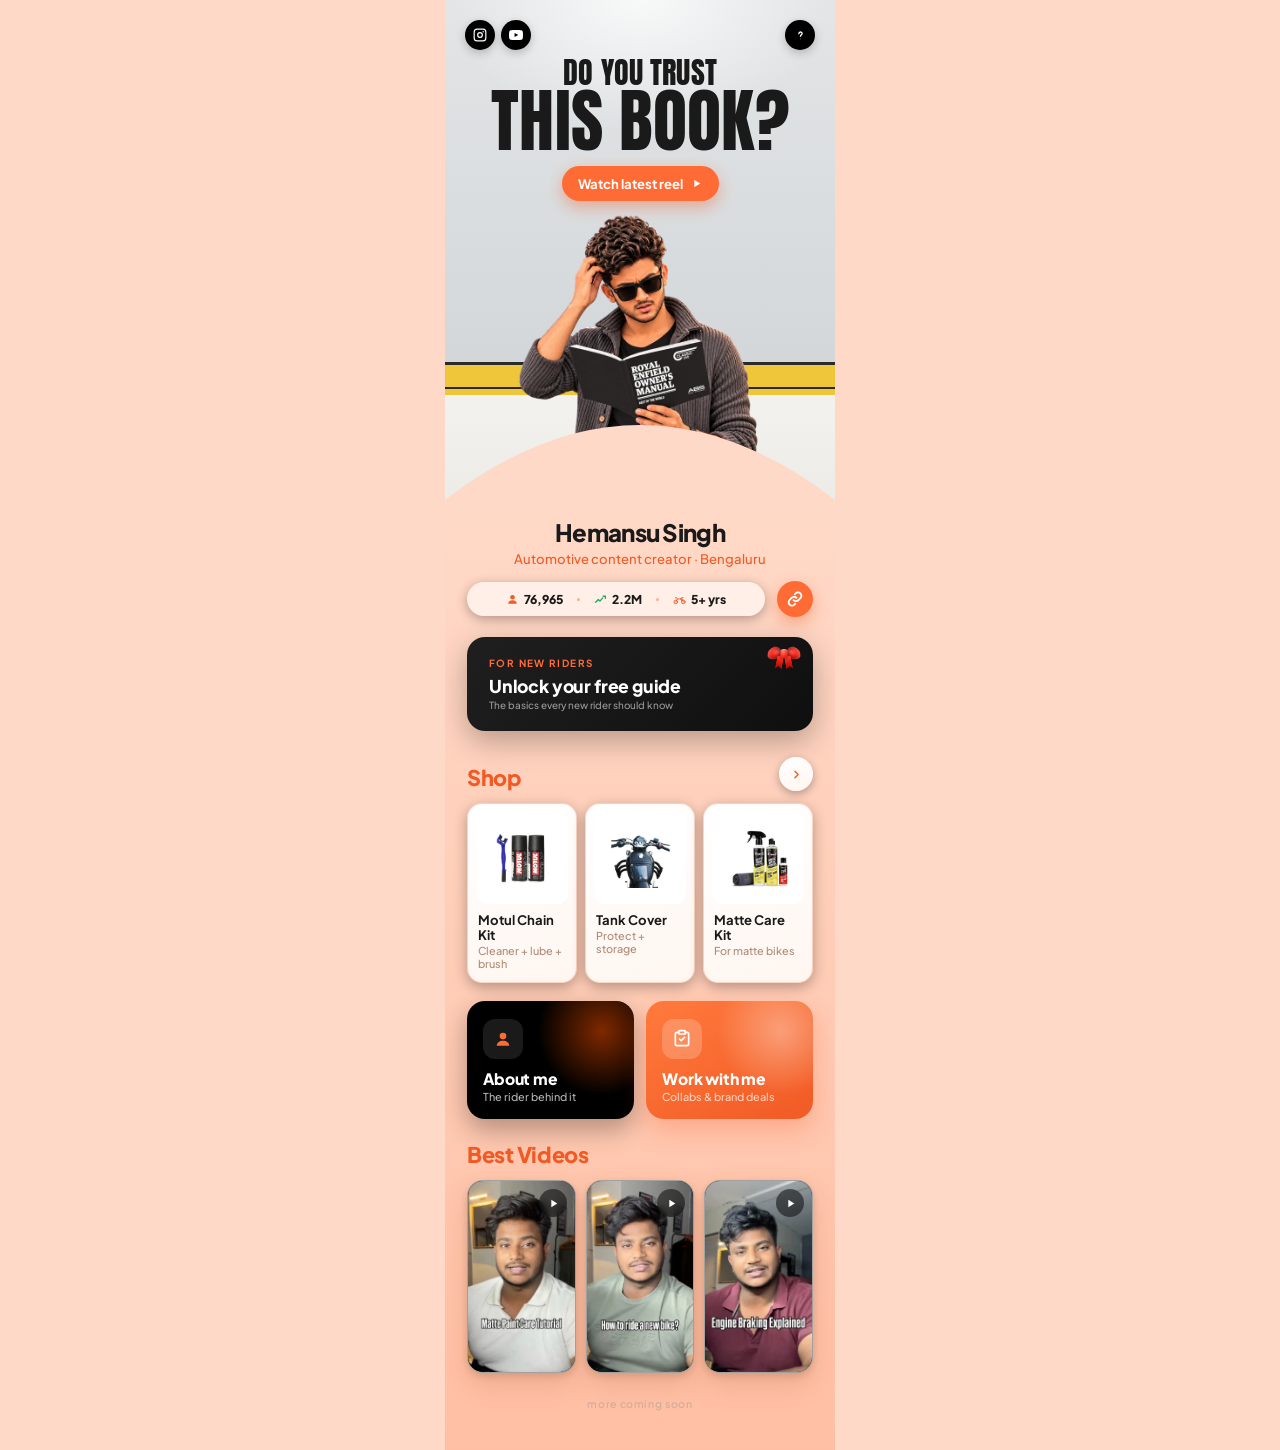
<file: index.html>
<!DOCTYPE html>
<html lang="en">
<head>
<meta charset="UTF-8" />
<!-- GENERATED FILE: edit src/index.html, src/style.css, src/app.js, then rebuild. CSS and JS are inlined on purpose (Instagram browser caching). -->
<meta name="viewport" content="width=device-width, initial-scale=1.0" />
<style>
:root {
  --peach-top: #ffe9dd;
  --peach-body: #ffd9c7;
  --coral: #ff6b35;
  --coral-deep: #f15a24;
  --card: #ffffff;
  --ink: #1a1a1a;
  --muted: #b08a76;
  --line: #f4e6dc;
  --maxw: 390px;
}

* { box-sizing: border-box; margin: 0; padding: 0; -webkit-tap-highlight-color: transparent; }
html, body { background: var(--peach-body); }
body {
  font-family: 'Plus Jakarta Sans', system-ui, sans-serif;
  color: var(--ink);
  display: flex;
  justify-content: center;
  align-items: flex-start;   /* iOS: stop the flex child being height-capped */
  min-height: 100vh;
}
.wrap { width: 100%; max-width: var(--maxw); background: var(--peach-body); position: relative; overflow: hidden; }

.reveal { opacity: 0; transform: translateY(24px); transition: opacity 0.6s cubic-bezier(.2,.7,.3,1), transform 0.6s cubic-bezier(.2,.7,.3,1); }
.reveal.in { opacity: 1; transform: translateY(0); }
@media (prefers-reduced-motion: reduce) { .reveal { opacity: 1; transform: none; transition: none; } }

/* ============ HERO ============ */
.hero {
  position: relative;
  height: 500px;
  background: var(--card);
  overflow: hidden;
}
.hero-watermark {
  position: absolute;
  top: 40px;
  left: 50%;
  transform: translateX(-50%);
  font-family: 'Anton', Impact, 'Arial Narrow Bold', sans-serif;
  font-size: 24rem;
  font-weight: 400;
  letter-spacing: -0.02em;
  line-height: 1;
  user-select: none;
  z-index: 1;
  white-space: nowrap;
  color: var(--line);
}
.hero-glow {
  position: absolute;
  bottom: 20px;
  left: 50%;
  transform: translateX(-50%);
  width: 460px;
  height: 380px;
  z-index: 1;
  pointer-events: none;
  background: radial-gradient(ellipse at center, rgba(255,255,255,0.4) 0%, rgba(255,255,255,0.15) 45%, rgba(255,255,255,0) 72%);
  filter: blur(12px);
}
/* live orange smoke drifting behind the person */
.home-socials {
  position: absolute;
  top: 20px; left: 20px;
  z-index: 6;
  display: flex; gap: 6px;
}
.home-socials a {
  width: 30px; height: 30px; border-radius: 50%;
  background: #000;
  display: grid; place-items: center;
  color: #fff;
  box-shadow: 0 3px 10px rgba(0,0,0,0.22);
  transition: transform .18s;
}
.home-socials a:active { transform: scale(.9); }
.home-socials svg { width: 14px; height: 14px; }
/* ask ball — top right, matches socials */
.home-ask {
  position: absolute;
  top: 20px; right: 20px;
  z-index: 6;
}
.home-ask a {
  width: 30px; height: 30px; border-radius: 50%;
  background: #000;
  display: grid; place-items: center;
  color: #fff;
  box-shadow: 0 3px 10px rgba(0,0,0,0.22);
  transition: transform .18s;
}
.home-ask a:active { transform: scale(.9); }
.home-ask svg { width: 15px; height: 15px; }
.about-ask { z-index: 6; }

.hero-smoke {
  position: absolute;
  inset: 0;
  z-index: 2;
  pointer-events: none;
  overflow: hidden;
}
.hero-smoke .smoke {
  position: absolute;
  border-radius: 50%;
  filter: blur(40px);
  opacity: 0;
  will-change: transform, opacity;
}
.hero-smoke .s1 {
  width: 260px; height: 260px; left: 18%; bottom: 2%;
  background: radial-gradient(circle, rgba(200,50,0,0.9), rgba(200,50,0,0) 68%);
  animation: smokeA 3.5s ease-in-out infinite;
}
.hero-smoke .s2 {
  width: 300px; height: 300px; right: 12%; bottom: 4%;
  background: radial-gradient(circle, rgba(220,60,10,0.85), rgba(220,60,10,0) 68%);
  animation: smokeB 4.2s ease-in-out infinite;
  animation-delay: -1.2s;
}
.hero-smoke .s3 {
  width: 220px; height: 220px; left: 40%; bottom: 6%;
  background: radial-gradient(circle, rgba(230,80,20,0.8), rgba(230,80,20,0) 68%);
  animation: smokeA 3.8s ease-in-out infinite;
  animation-delay: -2s;
}
.hero-smoke .s4 {
  width: 340px; height: 340px; left: 50%; bottom: -2%; margin-left: -170px;
  background: radial-gradient(circle, rgba(190,45,0,0.78), rgba(190,45,0,0) 70%);
  animation: smokeB 4.8s ease-in-out infinite;
  animation-delay: -3s;
}
@keyframes smokeA {
  0%   { transform: translate(0,14px) scale(0.9); opacity: 0; }
  25%  { opacity: 0.9; }
  60%  { transform: translate(14px,-22px) scale(1.08); opacity: 0.55; }
  100% { transform: translate(-8px,-46px) scale(1.18); opacity: 0; }
}
@keyframes smokeB {
  0%   { transform: translate(0,14px) scale(0.92); opacity: 0; }
  25%  { opacity: 0.85; }
  60%  { transform: translate(-16px,-26px) scale(1.1); opacity: 0.5; }
  100% { transform: translate(10px,-50px) scale(1.2); opacity: 0; }
}
@media (prefers-reduced-motion: reduce) {
  .hero-smoke .smoke { animation: none !important; opacity: 0.4; }
}
.hero-photo {
  position: absolute;
  bottom: 0;
  left: 46%;
  transform: translateX(-50%) rotate(3deg);
  transform-origin: bottom center;
  height: 96%;
  width: auto;
  max-width: none;
  object-fit: contain;
  object-position: bottom center;
  z-index: 3;
}
.hero-bubble {
  position: absolute;
  right: 40px;
  bottom: 168px;
  z-index: 5;
  background: #fff;
  color: var(--ink);
  font-size: 0.74rem;
  font-weight: 500;
  font-style: italic;
  padding: 7px 13px;
  border-radius: 16px 16px 4px 16px;
  text-decoration: none;
  box-shadow: 0 6px 20px rgba(0,0,0,0.14);
  animation: bob 3s ease-in-out infinite;
}
@keyframes bob { 0%,100%{ transform: translateY(0);} 50%{ transform: translateY(-5px);} }

/* ============ PEACH SHEET with center ARCH ============ */
.arch {
  position: relative;
  z-index: 4;
  margin-top: -200px;
  line-height: 0;
}
.lower-slide { position: relative; z-index: 4; will-change: transform; }
.arch svg {
  display: block;
  width: 100%;
  height: 120px;
}
.sheet {
  position: relative;
  z-index: 3;
  background: var(--peach-body);
  margin-top: -1px;
  padding: 4px 22px 40px;
  min-height: 60vh;
}
/* subtle depth flowing down from the arc */
.sheet-tex {
  position: absolute;
  inset: 0;
  z-index: 0;
  pointer-events: none;
  background:
    linear-gradient(180deg, #ffd9c7 0%, #ffcbb4 55%, #ffbfa4 100%),
    radial-gradient(100% 40% at 50% 0%, rgba(255,255,255,0.04) 0%, transparent 60%);
  background-blend-mode: normal;
}
.sheet > *:not(.sheet-tex) { position: relative; z-index: 1; }

/* identity header */
.identity { text-align: center; padding: 4px 0 20px; }
.id-name { font-size: 1.5rem; font-weight: 800; letter-spacing: -0.03em; color: var(--ink); }
.id-role { font-size: 0.82rem; font-weight: 500; color: var(--coral-deep); margin-top: 3px; }
.id-bottom { display: flex; align-items: center; justify-content: space-between; gap: 12px; margin-top: 14px; }
.id-stats { flex: 1; display: inline-flex; align-items: center; justify-content: center; gap: 14px; padding: 9px 20px; background: rgba(255,255,255,0.6); border-radius: 40px; backdrop-filter: blur(6px); box-shadow: 0 3px 12px rgba(0,0,0,0.3); }
.id-stats .stat { display: inline-flex; align-items: center; gap: 5px; font-size: 0.76rem; color: var(--ink); font-weight: 500; }
.id-stats .stat b { font-weight: 800; }
.stat-ico { width: 13px; height: 13px; color: var(--coral-deep); flex-shrink: 0; }
.stat-ico-green { color: #1faa59; }
.id-stats .stat-dot { width: 3px; height: 3px; border-radius: 50%; background: var(--coral); opacity: .5; }
.shop-count-wrap { display: flex; justify-content: center; align-items: center; gap: 10px; margin: 0 0 22px; }
.id-stats.shop-count { flex: 0 0 auto; }
.shop-search-btn { flex: 0 0 auto; align-self: stretch; display: inline-flex; align-items: center; justify-content: center; padding: 0 15px; border: none; cursor: pointer; border-radius: 40px; background: #fff4ee; backdrop-filter: blur(6px); box-shadow: 0 3px 12px rgba(0,0,0,0.3); color: var(--coral-deep); transition: background .2s, color .2s, transform .15s; }
.shop-search-btn:hover { background: #fffaf7; }
.shop-search-btn:active { transform: scale(.94); }
.shop-search-btn svg { width: 18px; height: 18px; stroke-width: 2.4; }
.shop-search-btn.active { background: var(--coral); color: #fff; }
.shop-search-row { display: none; align-items: center; gap: 8px; margin: -6px 0 22px; padding: 11px 16px; background: #ffffff; border-radius: 40px; box-shadow: 0 3px 12px rgba(0,0,0,0.18); }
.shop-search-row.open { display: flex; }
.shop-search-ico { width: 18px; height: 18px; color: var(--coral-deep); flex-shrink: 0; }
.shop-search-row input { flex: 1; border: none; outline: none; background: transparent; font-family: inherit; font-size: 0.95rem; font-weight: 600; color: #1a1a1a; }
.shop-search-row input::placeholder { color: #9a9a9a; font-weight: 500; }
.shop-search-clear { border: none; background: transparent; cursor: pointer; color: var(--muted); display: inline-flex; padding: 2px; }
.shop-search-clear svg { width: 16px; height: 16px; }
.shop-noresults { display: none; text-align: center; color: var(--muted); font-size: 0.92rem; margin: 18px 0; }
.shop-noresults.show { display: block; }
.shop-hot { display: none; align-items: center; flex-wrap: wrap; gap: 7px; margin: -6px 0 20px; }
.shop-hot.open { display: flex; }
.hot-chip { border: 1px solid rgba(241,90,36,0.3); cursor: pointer; font-family: inherit; font-size: 0.78rem; font-weight: 500; color: var(--muted); background: transparent; padding: 5px 12px; border-radius: 40px; transition: color .18s, border-color .18s, background .18s; }
.hot-chip:hover { color: var(--coral-deep); border-color: rgba(241,90,36,0.6); background: rgba(255,244,238,0.6); }
.hot-chip:active { transform: scale(.95); }
.shop-section-head.hide-sec, .bento.hide-sec { display: none; }
.shop-sheet.searching .bento {
  flex-wrap: wrap;
  overflow-x: hidden;
  justify-content: flex-start;
  -webkit-mask-image: none;
          mask-image: none;
}
.offer-btn {
  flex-shrink: 0;
  width: 36px; height: 36px;
  border-radius: 50%;
  background: rgba(255,255,255,0.6);
  backdrop-filter: blur(6px);
  box-shadow: 0 3px 12px rgba(0,0,0,0.3);
  display: grid; place-items: center;
  font-size: 0.95rem;
  color: var(--coral-deep);
  text-decoration: none;
  transition: transform .18s;
}
.offer-btn svg { width: 17px; height: 17px; }
.offer-btn:active { transform: scale(.92); }

/* eyebrow labels */
.guide-eyebrow, .sec-eyebrow {
  display: block;
  font-size: 0.62rem; font-weight: 700; letter-spacing: 0.14em; text-transform: uppercase;
}
.guide-eyebrow { color: var(--coral); margin-bottom: 4px; }
.sec-eyebrow { color: var(--coral-deep); opacity: .75; margin-bottom: 1px; }

/* Guide card — black card with a small corner bow + title */
.guide-btn {
  position: relative;
  display: flex;
  align-items: center;
  justify-content: flex-start;
  background: linear-gradient(135deg, #1f1f1f 0%, #0f0f0f 100%);
  color: #fff;
  border-radius: 18px;
  padding: 20px 22px;
  text-decoration: none;
  margin-bottom: 26px;
  box-shadow: 0 10px 30px rgba(0,0,0,0.28);
  transition: transform .2s;
  overflow: hidden;
}
.guide-btn:active { transform: scale(.985); }
.guide-txt { display: flex; flex-direction: column; align-items: flex-start; gap: 2px; text-align: left; width: 100%; }
.guide-t { font-size: 1.1rem; font-weight: 800; letter-spacing: -0.01em; }
.guide-s { font-size: 0.62rem; font-weight: 500; color: rgba(255,255,255,0.55); }
.guide-arrow { display: none; }

/* small bow at the top-right corner */
.corner-bow {
  position: absolute;
  top: 8px; right: 12px;
  width: 34px; height: 24px;
  z-index: 2;
  animation: bowBounce 2.5s ease-in-out infinite;
  transform-origin: 50% 6px;
}
@keyframes bowBounce {
  0%,100% { transform: translateY(0); }
  50%     { transform: translateY(1px); }
}
@media (prefers-reduced-motion: reduce){ .corner-bow { animation: none; } }
.cb-loop { position: absolute; top: 2px; width: 15px; height: 12px; }
.cb-loop-l {
  left: 0;
  background: radial-gradient(ellipse at 70% 45%, #ff6b60 0%, #ff2418 42%, #b0100a 100%);
  border-radius: 60% 40% 50% 50% / 65% 65% 35% 35%;
  transform: rotate(-14deg);
  box-shadow: inset -3px -1px 5px rgba(0,0,0,0.4), inset 2px 1px 3px rgba(255,255,255,0.28);
}
.cb-loop-r {
  right: 0;
  background: radial-gradient(ellipse at 30% 45%, #ff6b60 0%, #ff2418 42%, #b0100a 100%);
  border-radius: 40% 60% 50% 50% / 65% 65% 35% 35%;
  transform: rotate(14deg);
  box-shadow: inset 3px -1px 5px rgba(0,0,0,0.4), inset -2px 1px 3px rgba(255,255,255,0.28);
}
.cb-tail { position: absolute; top: 11px; width: 7px; height: 13px;
  background: linear-gradient(180deg, #ff3a2e 0%, #d3150b 60%, #a50f07 100%);
}
.cb-tail-l { left: 9px; transform: rotate(12deg); clip-path: polygon(0 0,100% 0,100% 100%,50% 78%,0 100%); }
.cb-tail-r { right: 9px; transform: rotate(-12deg); clip-path: polygon(0 0,100% 0,100% 100%,50% 78%,0 100%); }
.cb-knot {
  position: absolute; top: 4px; left: 50%; transform: translateX(-50%);
  width: 7px; height: 9px; z-index: 3;
  background: radial-gradient(ellipse at 42% 30%, #ff8078 0%, #ff2418 55%, #a50f07 100%);
  border-radius: 3px;
  box-shadow: 0 1px 2px rgba(0,0,0,0.4), inset 0 1px 2px rgba(255,255,255,0.4);
}


/* Section head */
.sec-head { display: flex; align-items: flex-end; justify-content: space-between; margin-bottom: 12px; }
.sec-head-txt { display: flex; flex-direction: column; }
.sec-head h2 { font-size: 1.35rem; font-weight: 800; letter-spacing: -0.02em; color: var(--coral-deep); }
.pill {
  display: inline-flex; align-items: center; justify-content: center;
  width: 34px; height: 34px;
  background: linear-gradient(160deg, var(--card) 0%, #fff6f0 100%); color: var(--coral-deep);
  border-radius: 50%; text-decoration: none;
  font-size: 0; overflow: hidden;
  box-shadow: 0 3px 10px rgba(0,0,0,0.3), inset 0 1px 0 rgba(255,255,255,0.06);
}
.pill .chev { display: inline-flex; }
.pill .chev svg { width: 13px; height: 13px; fill: none; stroke: currentColor; stroke-width: 2.5; stroke-linecap: round; stroke-linejoin: round; }

/* Product tiles — tall white rounded cards */
.bento { display: grid; grid-template-columns: repeat(3, 1fr); gap: 8px; margin-bottom: 18px; }
.tile {
  background: linear-gradient(165deg, #ffffff 0%, #fff6f0 100%);
  border: 1px solid rgba(241,90,36,0.25);
  border-radius: 15px;
  padding: 8px;
  text-decoration: none;
  color: var(--ink);
  transition: transform .18s, box-shadow .18s;
  display: flex;
  flex-direction: column;
  box-shadow: 0 4px 14px rgba(0,0,0,0.3), inset 0 1px 0 rgba(255,255,255,0.05);
}
.tile:active { transform: scale(.97); }
.pimg { aspect-ratio: 1; border-radius: 12px; overflow: hidden; background: linear-gradient(160deg, #fdf7f2 0%, #f7ece4 100%); margin-bottom: 8px; padding: 12px; }
.pimg img { width: 100%; height: 100%; object-fit: contain; }
.tinfo { padding: 0 2px 4px; }
.ttl { font-size: 0.82rem; font-weight: 700; line-height: 1.15; }
.sub { font-size: 0.68rem; color: var(--muted); margin-top: 2px; font-weight: 500; }

/* shop trust note */
.shop-note { text-align: center; font-size: 0.78rem; font-style: italic; color: var(--muted); margin: 4px 6px 26px; line-height: 1.5; }

/* Dual bento row — About + Reels mini cards */
.dual-row { display: grid; grid-template-columns: 1fr 1fr; gap: 12px; margin: 6px 0 22px; }
.dual-row.single { grid-template-columns: 1fr; }
.dual-row.single .mini-card { min-height: 84px; }
.mini-card {
  position: relative;
  display: flex;
  flex-direction: column;
  align-items: flex-start;
  gap: 2px;
  border-radius: 18px;
  padding: 18px 16px 16px;
  text-decoration: none;
  overflow: hidden;
  min-height: 118px;
  justify-content: flex-end;
  transition: transform .2s;
}
.mini-card:active { transform: scale(.97); }
.mini-about { background: #000000; color: #fff; box-shadow: 0 10px 26px rgba(0,0,0,0.3); }
.mini-reel { background: linear-gradient(150deg, #ff7a3d 0%, #f15a24 100%); color: #fff; box-shadow: 0 10px 26px rgba(241,90,36,0.3); }
.mini-work { background: linear-gradient(150deg, #ff7a3d 0%, #f15a24 100%); color: #fff; box-shadow: 0 10px 26px rgba(241,90,36,0.3); }
.mini-glow {
  position: absolute; top: -30%; right: -20%;
  width: 130px; height: 130px; pointer-events: none;
}
.mini-about .mini-glow { background: radial-gradient(circle, rgba(255,81,0,0.50) 0%, transparent 70%); }
.mini-reel .mini-glow { background: radial-gradient(circle, rgba(255,255,255,0.35) 0%, transparent 70%); }
.mini-work .mini-glow { background: radial-gradient(circle, rgba(255,255,255,0.35) 0%, transparent 70%); }
.mini-ico {
  position: relative; z-index: 1;
  width: 40px; height: 40px; border-radius: 12px;
  display: grid; place-items: center; margin-bottom: auto;
}
.mini-about .mini-ico { background: rgba(255,255,255,0.1); }
.mini-reel .mini-ico { background: rgba(255,255,255,0.2); }
.mini-work .mini-ico { background: rgba(255,255,255,0.2); }
.mini-ico svg { width: 20px; height: 20px; }
.mini-about .mini-ico svg { color: var(--coral); }
.mini-reel .mini-ico svg { color: #fff; }
.mini-work .mini-ico svg { color: #fff; }
.mini-label { position: relative; z-index: 1; font-size: 0.98rem; font-weight: 800; letter-spacing: -0.01em; }
.mini-sub { position: relative; z-index: 1; font-size: 0.68rem; font-weight: 500; opacity: 0.7; }

/* social row */
.social-row { display: grid; grid-template-columns: 1fr 1fr; gap: 10px; margin-bottom: 26px; }
.soc {
  display: flex; align-items: center; justify-content: center; gap: 9px;
  background: linear-gradient(165deg, #ffffff 0%, #fff6f0 100%); color: var(--ink);
  border: 1px solid rgba(255,255,255,0.7);
  padding: 14px; border-radius: 14px; text-decoration: none;
  font-size: 0.85rem; font-weight: 700;
  box-shadow: 0 4px 14px rgba(200,110,60,0.1), inset 0 1px 0 rgba(255,255,255,0.9);
  transition: transform .18s;
}
.soc:active { transform: scale(.97); }
.soc svg { width: 19px; height: 19px; color: var(--coral-deep); flex-shrink: 0; }

.foot { text-align: center; font-size: 0.8rem; color: var(--muted); font-weight: 500; margin-top: 4px; }
.foot-soon { font-size: 0.66rem; letter-spacing: 0.06em; color: rgba(168,154,145,0.55); font-weight: 500; margin-top: 20px; }
.foot b { color: var(--ink); }

/* ============ ABOUT PANEL ============ */
#about-panel { display: none; }
#about-panel.active { display: block; }

.about-watermark {
  font-size: 5.4rem !important;
  line-height: 0.92 !important;
  top: 64px !important;
  color: #ffffff !important;
  text-align: left;
  left: 24px !important;
  transform: none !important;
  white-space: normal !important;
  z-index: 1 !important;
  font-family: 'Anton', Impact, 'Arial Narrow Bold', sans-serif;
  letter-spacing: 0.01em;
}
.about-socials {
  position: absolute;
  top: 20px; left: 20px;
  z-index: 5;
  display: flex; gap: 6px;
}
.about-socials a {
  width: 30px; height: 30px; border-radius: 50%;
  background: #141414;
  display: grid; place-items: center;
  color: #fff;
  box-shadow: 0 3px 10px rgba(0,0,0,0.22);
  transition: transform .18s;
}
.about-socials a:active { transform: scale(.9); }
.about-socials svg { width: 14px; height: 14px; }
.about-bubble { bottom: 210px !important; right: 20px !important; }

/* about hero — SEPARATE LAYERS: glow + name + photo behind, arc on top */
.hero-about {
  position: relative;
  height: 480px;
  background: #ffffff;
  overflow: hidden;
}
/* orange glow behind everything */
.about-glow-layer {
  position: absolute;
  bottom: 60px; left: 50%;
  transform: translateX(-50%);
  width: 500px; height: 420px;
  z-index: 1;
  pointer-events: none;
  background: radial-gradient(ellipse at center, rgba(255,81,0,0.30) 0%, rgba(255,81,0,0.14) 42%, rgba(255,81,0,0) 72%);
  filter: blur(18px);
}
/* giant white name watermark */
/* the photo — slide DOWN behind the arc via 'top' */
.about-photo {
  position: absolute;
  top: 40px;
  left: 50%;
  transform: translateX(-50%);
  height: 100%;
  width: auto;
  max-width: none;
  z-index: 3;
  object-fit: contain;
  object-position: top center;
}
/* arc sits ON TOP of the photo */
.about-arch {
  position: absolute;
  bottom: 0; left: 0; right: 0;
  z-index: 4;
  margin: 0;
  line-height: 0;
}
.about-arch svg { display: block; width: 100%; height: 90px; }
#about-panel .about-socials { position: absolute; top: 22px; left: 24px; z-index: 5; }
.about-bubble { bottom: 130px !important; right: 20px !important; z-index: 5; }
/* full intro text bubble on about image */
.about-bubble-text {
  left: 50% !important;
  right: auto !important;
  transform: translateX(-50%) !important;
  bottom: 34px !important;
  max-width: 320px !important;
  font-size: 0.52rem !important;
  font-style: normal !important;
  font-weight: 500 !important;
  line-height: 1.35 !important;
  color: #2a2622 !important;
  padding: 8px 11px !important;
  border-radius: 12px 12px 12px 4px !important;
  box-shadow: 0 8px 22px rgba(0,0,0,0.15) !important;
  animation: none !important;
  text-align: left;
}
/* sheet connects flush to the arc */
.about-sheet { margin-top: -1px !important; padding-top: 14px !important; background: #ffd7c4 !important; }
.about-sheet .sheet-tex { background: linear-gradient(180deg, #ffd7c4 0%, #ffcbb4 55%, #ffbfa4 100%) !important; }
.about-sheet .sheet-tex { background: linear-gradient(180deg, #ffd7c4 0%, #ffcbb4 55%, #ffbfa4 100%) !important; }

/* orange glow for about hero (homepage uses white) */
#about-panel .hero-glow {
  background: radial-gradient(ellipse at center, rgba(255,81,0,0.30) 0%, rgba(255,81,0,0.15) 42%, rgba(255,81,0,0) 72%) !important;
}

/* intro card */
.about-greet {
  font-size: 1.15rem;
  font-weight: 700;
  letter-spacing: -0.01em;
  line-height: 1.2;
  color: var(--coral-deep);
  margin: 0 2px 12px;
  text-align: center;
}
.intro-card {
  position: relative;
  background: linear-gradient(145deg, #1c1c1c 0%, #0d0d0d 100%);
  border: 1px solid rgba(255,120,60,0.2);
  border-radius: 18px;
  padding: 18px 18px;
  margin-bottom: 24px;
  box-shadow: 0 12px 34px rgba(0,0,0,0.3);
  overflow: hidden;
}
.intro-card::before {
  content: "";
  position: absolute;
  top: -50%; right: -20%;
  width: 260px; height: 260px;
  background: radial-gradient(circle, rgba(255,81,0,0.45) 0%, rgba(255,81,0,0) 68%);
  pointer-events: none;
}
.intro-card::after {
  content: "";
  position: absolute;
  bottom: -40%; left: -15%;
  width: 200px; height: 200px;
  background: radial-gradient(circle, rgba(255,120,60,0.25) 0%, rgba(255,120,60,0) 70%);
  pointer-events: none;
}
.intro-card p { position: relative; z-index: 1; font-size: 0.72rem; line-height: 1.5; color: rgba(255,255,255,0.78); }
.intro-card p + p { margin-top: 10px; }
.intro-lead { font-size: 1.5rem; font-weight: 800; color: #fff; letter-spacing: -0.02em; margin-right: 4px; }

/* ride grid */
.ride-grid { display: grid; grid-template-columns: repeat(3, 1fr); gap: 12px; margin-bottom: 24px; }
.ride-card {
  background: radial-gradient(120% 120% at 100% 100%, #ffcdb2 0%, #ffe4d3 22%, #ffffff 52%);
  border: 1px solid rgba(255,255,255,0.8);
  border-radius: 20px;
  aspect-ratio: 3/4;
  display: flex;
  flex-direction: column;
  align-items: center;
  justify-content: center;
  gap: 10px;
  padding: 12px 10px;
  box-shadow: 0 6px 18px rgba(0,0,0,0.35);
  transition: transform .18s, box-shadow .18s;
}
.ride-card:active { transform: scale(.97); }
/* white rounded well: the bike photos have white backgrounds baked in,
   so the well is white too and they blend with no hard edges */
.ride-img {
  width: 100%;
  flex: 1;
  display: flex;
  align-items: center;
  justify-content: center;
  background: #ffffff;
  border-radius: 12px;
  overflow: hidden;
  padding: 8px;
}
.ride-img img { width: 100%; max-height: 100%; object-fit: contain; display: block; }
.ride-name { font-size: 0.88rem; font-weight: 700; color: var(--ink); text-align: center; line-height: 1.2; }

/* Best Videos grid */
.vids-grid { display: grid; grid-template-columns: repeat(3, 1fr); gap: 10px; margin-bottom: 24px; }
.vid { text-decoration: none; transition: transform .18s; }
.vid:active { transform: scale(.97); }
.thumb {
  position: relative;
  aspect-ratio: 9/16;
  border-radius: 16px;
  overflow: hidden;
  background: #14140f;
  border: 1px solid rgba(255,255,255,0.6);
  box-shadow: 0 12px 26px rgba(180,90,40,0.22), 0 3px 8px rgba(0,0,0,0.14);
}
.thumb img { width: 100%; height: 100%; object-fit: cover; }
.thumb .play {
  position: absolute; top: 8px; right: 8px;
  width: 28px; height: 28px; border-radius: 50%;
  background: rgba(0,0,0,0.5); backdrop-filter: blur(4px);
  display: grid; place-items: center;
}
.thumb .play svg { width: 13px; height: 13px; fill: #fff; margin-left: 1px; }
.thumb .vtitle {
  position: absolute; bottom: 0; left: 0; right: 0;
  padding: 20px 10px 9px;
  font-size: 0.68rem; font-weight: 700; color: #fff; line-height: 1.25;
  background: linear-gradient(180deg, transparent, rgba(0,0,0,0.82));
}

/* back link */
.back-link {
  display: inline-flex; align-items: center; gap: 6px;
  color: var(--ink); text-decoration: none; font-weight: 600; font-size: 0.86rem;
  margin-bottom: 8px;
}
.back-link svg { width: 17px; height: 17px; fill: none; stroke: currentColor; stroke-width: 2.2; stroke-linecap: round; stroke-linejoin: round; }

/* ============ ACCESS PANEL ============ */
#access-panel { display: none; padding: 22px 20px 60px; min-height: 100vh; background: var(--card); }
#access-panel.active { display: block; }
.guide-back { display: inline-flex; align-items: center; gap: 6px; color: var(--ink); text-decoration: none; font-weight: 600; font-size: 0.88rem; margin-bottom: 24px; }
.guide-back svg { width: 18px; height: 18px; fill: none; stroke: currentColor; stroke-width: 2.2; stroke-linecap: round; stroke-linejoin: round; }
.access-hero { margin-bottom: 22px; }
.access-hero .eyebrow { font-size: 0.7rem; font-weight: 800; letter-spacing: 0.12em; text-transform: uppercase; color: var(--coral-deep); margin-bottom: 8px; }
.access-hero h2 { font-size: 1.5rem; font-weight: 800; letter-spacing: -0.02em; margin-bottom: 8px; }
.access-hero p { font-size: 0.9rem; color: var(--muted); }
.field { margin-bottom: 16px; }
.field label { display: block; font-size: 0.82rem; font-weight: 600; margin-bottom: 6px; }
.field .req { color: var(--coral); }
.field input {
  width: 100%; padding: 13px 15px; border: 1px solid var(--line); border-radius: 13px;
  font-family: inherit; font-size: 0.92rem; background: #faf6f2; color: var(--ink);
}
.field input:focus { outline: none; border-color: var(--coral); }
.field .err { display: none; color: #d33; font-size: 0.76rem; margin-top: 5px; }
.field.invalid .err { display: block; }
.field.invalid input { border-color: #d33; }
.submit-btn {
  width: 100%; padding: 15px; border: none; border-radius: 14px;
  background: var(--coral); color: #fff; font-family: inherit; font-size: 0.98rem; font-weight: 700;
  cursor: pointer; transition: opacity .2s;
}
.submit-btn:disabled { opacity: 0.45; cursor: not-allowed; }
#access-success { display: none; text-align: center; padding: 40px 10px; }
#access-success.show { display: block; }
#access-form.hide { display: none; }
.check { width: 64px; height: 64px; border-radius: 50%; background: var(--coral); display: grid; place-items: center; margin: 0 auto 20px; }
.check svg { width: 32px; height: 32px; fill: none; stroke: #fff; stroke-width: 3; stroke-linecap: round; stroke-linejoin: round; }
#access-success h2 { font-size: 1.4rem; font-weight: 800; margin-bottom: 12px; }
#access-success p { font-size: 0.9rem; color: var(--muted); margin-bottom: 8px; }
#access-success .email-hl { color: var(--ink); font-weight: 600; }

/* ============ SHOP PANEL ============ */
#shop-panel { display: none; }
#shop-panel.active { display: block; }

/* Shop hero — "What I Use?" */
.hero-shop {
  position: relative;
  height: 500px;
  background: #ffffff;
  overflow: hidden;
}
/* orange glow filling the hero */
.shop-glow {
  position: absolute;
  bottom: 30px; left: 50%;
  transform: translateX(-50%);
  width: 520px; height: 440px;
  z-index: 1;
  pointer-events: none;
  background: radial-gradient(ellipse at center, rgba(255,81,0,0.30) 0%, rgba(255,105,40,0.15) 44%, rgba(255,81,0,0) 74%);
  filter: blur(18px);
}
/* big Anton title, top-left */
/* the cutout photo — holding a box */
.shop-photo {
  position: absolute;
  top: 42px;
  left: 50%;
  transform: translateX(-50%);
  height: 100%;
  width: auto;
  max-width: none;
  z-index: 3;
  object-fit: contain;
  object-position: top center;
}
/* speech bubble */
/* arch at hero bottom */
.shop-arch {
  position: absolute;
  bottom: 0; left: 0; right: 0;
  z-index: 4;
  margin: 0;
  line-height: 0;
}
.shop-arch svg { display: block; width: 100%; height: 90px; }

/* shop sheet */
.shop-sheet { margin-top: -1px; padding: 8px 18px 40px; background: var(--peach-body); position: relative; z-index: 3; }
.shop-sheet .shop-section-head {
  font-size: 1.18rem; font-weight: 800; letter-spacing: -0.01em;
  color: var(--coral-deep); margin: 22px 2px 12px;
}
.shop-sheet .shop-section-head:first-of-type { margin-top: 10px; }

/* Each category becomes a horizontal scroller (one swipeable row) */
.shop-sheet .bento {
  display: flex;
  grid-template-columns: none;
  overflow-x: auto;
  overflow-y: hidden;
  -webkit-overflow-scrolling: touch;
  gap: 8px;
  padding: 6px 4px 12px;
  margin: 0 -4px 10px;
  scrollbar-width: thin;
  scrollbar-color: rgba(255,107,53,0.5) transparent;
  -webkit-mask-image: linear-gradient(to right, transparent 0, #000 22px, #000 calc(100% - 22px), transparent 100%);
          mask-image: linear-gradient(to right, transparent 0, #000 22px, #000 calc(100% - 22px), transparent 100%);
}
.shop-sheet .bento::-webkit-scrollbar { height: 5px; background: transparent; }
.shop-sheet .bento::-webkit-scrollbar-track { background: rgba(0,0,0,0.05); border-radius: 10px; margin: 0 4px; }
.shop-sheet .bento::-webkit-scrollbar-thumb { background: rgba(255,107,53,0.5); border-radius: 10px; transition: background .2s; }
.shop-sheet .bento::-webkit-scrollbar-thumb:hover { background: rgba(255,107,53,0.8); }

/* compact product cards — fixed width so the scroller works */
.shop-sheet .tile {
  flex: 0 0 96px;
  padding: 6px;
  border-radius: 12px;
  background: transparent;
  border: 1.5px solid rgba(241,90,36,0.5);
  box-shadow: none;
}
.shop-sheet .pimg { margin-bottom: 5px; padding: 6px; border-radius: 9px; }
.shop-sheet .tinfo { padding: 0 1px 2px; }
.shop-sheet .ttl { font-size: 0.66rem; line-height: 1.1; }
.shop-sheet .sub { font-size: 0.55rem; margin-top: 1px; }

/* shop topbar (back + socials + ask), reuse home ball styling */
#shop-panel .shop-socials { position: absolute; top: 22px; left: 24px; z-index: 6; display: flex; gap: 10px; }
#shop-panel .shop-ask { position: absolute; top: 22px; right: 24px; z-index: 6; }

/* ============ QUESTION PANEL ============ */
#question-panel { display: none; padding: 22px 20px 60px; min-height: 100vh; background: var(--card); }
#question-panel.active { display: block; }
#question-panel .field textarea {
  width: 100%; padding: 13px 15px; border: 1px solid var(--line); border-radius: 13px;
  font-family: inherit; font-size: 0.92rem; background: #faf6f2; color: var(--ink);
  resize: vertical; min-height: 92px;
}
#question-panel .field textarea:focus { outline: none; border-color: var(--coral); }
#question-panel .field.invalid textarea { border-color: #d33; }
.field .opt { color: var(--muted); font-weight: 500; font-size: 0.72rem; }
#question-form.hide { display: none; }
#question-success { display: none; text-align: center; padding: 40px 10px; }
#question-success.show { display: block; }
#question-success h2 { font-size: 1.4rem; font-weight: 800; margin-bottom: 12px; }
#question-success p { font-size: 0.9rem; color: var(--muted); margin-bottom: 8px; }

/* ============ WORK WITH ME PANEL ============ */
#work-panel { display: none; padding: 22px 20px 60px; min-height: 100vh; background: var(--card); }
#work-panel.active { display: block; }
#announcement-panel { display: none; padding: 22px 20px 60px; min-height: 100vh; background: var(--card); }
#announcement-panel.active { display: block; }

.work-wrap { text-align: center; padding: 30px 6px 10px; max-width: 340px; margin: 0 auto; }
.work-icon {
  width: 72px; height: 72px; border-radius: 20px;
  background: linear-gradient(150deg, #fff2ec 0%, #ffe0d2 100%);
  border: 1px solid rgba(241,90,36,0.18);
  display: grid; place-items: center; margin: 20px auto 22px;
  color: var(--coral-deep);
}
.work-icon svg { width: 32px; height: 32px; }
#work-panel .eyebrow { font-size: 0.7rem; font-weight: 800; letter-spacing: 0.12em; text-transform: uppercase; color: var(--coral-deep); margin-bottom: 10px; }
#work-panel h2 { font-size: 1.5rem; font-weight: 800; letter-spacing: -0.02em; margin-bottom: 12px; line-height: 1.2; }
#work-panel p { font-size: 0.92rem; color: var(--muted); line-height: 1.55; margin-bottom: 26px; }
.work-contact {
  background: #faf6f2; border: 1px solid var(--line); border-radius: 16px;
  padding: 18px 16px; display: flex; flex-direction: column; gap: 8px; align-items: center;
}
.work-contact-label { font-size: 0.78rem; color: var(--muted); font-weight: 600; }
.work-email {
  font-size: 1rem; font-weight: 700; color: var(--coral-deep); text-decoration: none;
  word-break: break-all;
}
.work-email:active { opacity: 0.7; }


/* --- product card: white rounded well. The product photos have white
       backgrounds baked in, so the well is white too and they blend
       seamlessly - no square white corners poking out. --- */
.shop-sheet .pimg,
.bento .pimg {
  background: #ffffff !important;
  border-radius: 10px;
  overflow: hidden;
}
.shop-sheet .pimg img,
.bento .pimg img {
  display: block;
  border-radius: 0;      /* well does the clipping; image fills it */
}


/* ============ DARK THEME (auto: 6pm-6am, visitor's local time) ============ */
body[data-theme="dark"] {
  --peach-top: #181818;
  --peach-body: #222222;
  --card: #2D2D2D;
  --line: #3C3C3C;
  --ink: #F4F1EE;
  --muted: #A89A91;
  --coral: #FF6B35;
  --coral-deep: #FF8557;
}

/* page shell */
body[data-theme="dark"], body[data-theme="dark"] .wrap { background: #222222; }

/* heroes: deepest tone */
body[data-theme="dark"] .hero,
body[data-theme="dark"] .hero-about,
body[data-theme="dark"] .hero-shop { background: #181818 !important; }

/* sheets sit above the body */
body[data-theme="dark"] .sheet-tex,
body[data-theme="dark"] .about-sheet,
body[data-theme="dark"] .about-sheet .sheet-tex,
body[data-theme="dark"] .shop-sheet { background: #2D2D2D !important; }

/* arches are inline SVG <path fill> - must target the path */
body[data-theme="dark"] .arch path { fill: #2D2D2D !important; }
body[data-theme="dark"] .about-arch path,
body[data-theme="dark"] .shop-arch path { fill: #2D2D2D !important; }

/* watermarks */
body[data-theme="dark"] .hero-watermark { color: #2A2A2A !important; }
body[data-theme="dark"] .about-watermark { color: #2F2F2F !important; }

/* cards / tiles: no white top-edge highlight in dark */
body[data-theme="dark"] .tile,
body[data-theme="dark"] .mini-card,
body[data-theme="dark"] .id-stats,
body[data-theme="dark"] .showcase {
  box-shadow: 0 4px 14px rgba(0,0,0,0.35) !important;
}
/* keep the orange feature cards orange */
body[data-theme="dark"] .mini-reel,
body[data-theme="dark"] .mini-work {
  background: linear-gradient(150deg, #ff7a3d 0%, #f15a24 100%) !important;
  color: #fff !important;
}

/* "What I Ride" cards */
body[data-theme="dark"] .ride-card {
  background: #2D2D2D !important;
  border: 1px solid #3C3C3C !important;
  box-shadow: 0 6px 18px rgba(0,0,0,0.35) !important;
}
body[data-theme="dark"] .ride-name { color: #F4F1EE !important; }

/* product + bike photo wells stay WHITE and rounded: the photos have white
   backgrounds baked in, so a white well means no square edges poking out */
body[data-theme="dark"] .pimg,
body[data-theme="dark"] .ride-img { background: #ffffff !important; }

/* form inputs + contact card */
body[data-theme="dark"] #question-panel input,
body[data-theme="dark"] #question-panel textarea,
body[data-theme="dark"] #access-panel input,
body[data-theme="dark"] #access-panel textarea {
  background: #262626 !important;
  border: 1px solid #3C3C3C !important;
  color: #F4F1EE !important;
}
body[data-theme="dark"] #question-panel input::placeholder,
body[data-theme="dark"] #question-panel textarea::placeholder,
body[data-theme="dark"] #access-panel input::placeholder,
body[data-theme="dark"] #access-panel textarea::placeholder { color: #A89A91 !important; }
body[data-theme="dark"] .work-contact {
  background: #2D2D2D !important;
  border: 1px solid #3C3C3C !important;
}
body[data-theme="dark"] .work-icon {
  background: #2D2D2D !important;
  border-color: #3C3C3C !important;
}

/* dark: tile gradient (light default fades white -> cream) */
body[data-theme="dark"] .tile {
  background: linear-gradient(165deg, #2D2D2D 0%, #272727 100%) !important;
  border: 1px solid rgba(255,107,53,0.3) !important;
}

/* dark: glow dimmed ~80% (full strength would blow out on a dark bg) */
body[data-theme="dark"] .hero-glow {
  background: radial-gradient(ellipse at center, rgba(255,255,255,0.16) 0%, rgba(255,255,255,0.06) 45%, rgba(255,255,255,0) 72%) !important;
}
body[data-theme="dark"] .about-glow-layer,
body[data-theme="dark"] #about-panel .hero-glow {
  background: radial-gradient(ellipse at center, rgba(255,81,0,0.20) 0%, rgba(255,81,0,0.10) 42%, rgba(255,81,0,0) 72%) !important;
}
body[data-theme="dark"] .shop-glow {
  background: radial-gradient(ellipse at center, rgba(255,81,0,0.20) 0%, rgba(255,105,40,0.10) 44%, rgba(255,81,0,0) 74%) !important;
}
body[data-theme="dark"] .hero-smoke .s1 {
  background: radial-gradient(circle, rgba(255,100,30,0.34), rgba(200,50,0,0) 68%) !important;
}
body[data-theme="dark"] .hero-smoke .s2 {
  background: radial-gradient(circle, rgba(255,115,45,0.32), rgba(220,60,10,0) 68%) !important;
}
body[data-theme="dark"] .hero-smoke .s3 {
  background: radial-gradient(circle, rgba(255,130,55,0.30), rgba(230,80,20,0) 68%) !important;
}
body[data-theme="dark"] .hero-smoke .s4 {
  background: radial-gradient(circle, rgba(250,95,25,0.30), rgba(190,45,0,0) 70%) !important;
}

/* stats pill + offers button: bright white on peach (light), faint on dark */
body[data-theme="dark"] .id-stats {
  background: rgba(255,255,255,0.06) !important;
}

/* dark: the round arrow button fades to cream (#fff6f0) in the light default */
body[data-theme="dark"] .pill {
  background: linear-gradient(160deg, #2D2D2D 0%, #262626 100%) !important;
  color: #FF6B35 !important;
  box-shadow: 0 3px 10px rgba(0,0,0,0.4) !important;
}
/* dark: email highlight was using the muted hover tone */
body[data-theme="dark"] .work-email { color: #FF6B35 !important; }


/* ============ HERO AD — home hero = the latest video ============ */
/* Sizes are fluid (vw) and capped at the 390px column, so the poster
   scales down on small phones instead of wrapping or cropping. */
.hero.hero-ad { height: min(590px, calc(310px + 72vw)); }
.ad-top {
  position: absolute;
  top: 58px; left: 12px; right: 12px;
  z-index: 5;
  display: flex; flex-direction: column; align-items: center; gap: 12px;
}
.ad-head {
  text-align: center;
  font-family: 'Anton', Impact, 'Arial Narrow Bold', sans-serif;
  font-weight: 400;
  text-transform: uppercase;
  white-space: nowrap;
  color: var(--ink);
  line-height: 0.95;
  letter-spacing: 0.01em;
}
.ad-head span { display: block; }
.ad-l1 { font-size: min(1.9rem, 7.8vw); }
.ad-l2 { font-size: min(4.4rem, 18vw); }
.ad-cta {
  display: inline-flex; align-items: center; gap: 7px;
  padding: 9px 16px;
  border-radius: 999px;
  background: var(--coral);
  color: #fff;
  font-size: 0.82rem; font-weight: 700;
  text-decoration: none;
  box-shadow: 0 6px 16px rgba(241,90,36,0.4);
  transition: transform .15s;
}
.ad-cta svg { width: 13px; height: 13px; fill: currentColor; }
.ad-cta:active { transform: scale(.95); }
.ad-cta:focus-visible { outline: 3px solid var(--ink); outline-offset: 3px; }

/* left-aligned variant: type and button sit in the empty top-left, photo rises on the right */
.ad-top--left { top: 84px; left: 22px; right: 22px; align-items: flex-start; }
.ad-top--left .ad-l2 { font-size: min(3.3rem, 13vw); }   /* keeps the line clear of the photo */
.ad-top--left .ad-head { text-align: left; }

.ad-figure {
  position: absolute;
  left: 50%;
  bottom: 40px;                     /* raised; wheels and feet still sit under the arch */
  width: min(390px, 100vw);
  aspect-ratio: 1 / 1;
  transform: translateX(-50%);
  z-index: 3;
}
.ad-photo { display: block; width: 100%; height: 100%; }
/* "Do you trust this book?" hero: upper-body shot, a little smaller so the head clears the button */
.ad-figure--book { width: min(340px, 87vw); bottom: max(37px, calc(198px - 41.4vw)); }   /* head clears the button, book clears the arch */

/* light mode: no glow behind the home hero */
body:not([data-theme="dark"]) .hero-ad .hero-smoke,
body:not([data-theme="dark"]) .hero-ad .hero-glow { display: none; }

/* stats pill: never break "5+ yrs" onto two lines on small phones */
.id-stats .stat { white-space: nowrap; }
@media (max-width: 360px) { .id-stats { gap: 9px; padding: 9px 12px; } }

/* ============ NAVRATRI — light festive touches across the whole site ============
   Switch everything off after the festival: remove class "navratri" from <body>.
   Festive elements carry class .nv; all other festive styling is scoped to body.navratri. */
body:not(.navratri) .nv { display: none !important; }
body.navratri { --bd: rgba(241,90,36,0.085); }
body.navratri[data-theme="dark"] { --bd: rgba(255,176,96,0.06); }

/* 1. warm string lights at the top of every page, dark mode only (built by app.js) */
.nv-lights {
  position: absolute; top: 0; left: 0; right: 0;
  z-index: 5;                         /* under the round nav buttons (z 6) */
  line-height: 0;
  pointer-events: none;
}
.nv-lights svg { display: block; width: 100%; height: auto; overflow: visible; color: #6E5B48; }
body[data-theme="dark"] .nv-lights svg { color: #5A4A3A; }
.nv-lights .lb { animation: twinkle 3.2s ease-in-out infinite; }
.nv-lights .lb1 { animation-delay: -1.6s; }
@keyframes twinkle { 0%, 100% { opacity: 1; } 50% { opacity: .5; } }
@media (prefers-reduced-motion: reduce) { .nv-lights .lb { animation: none; } }
body.navratri #access-panel,
body.navratri #question-panel,
body.navratri #work-panel,
body.navratri #announcement-panel { position: relative; isolation: isolate; }
/* lights only in dark mode */
body.navratri:not([data-theme="dark"]) .nv-lights { display: none; }
body.navratri[data-theme="dark"] #access-panel,
body.navratri[data-theme="dark"] #question-panel,
body.navratri[data-theme="dark"] #work-panel,
body.navratri[data-theme="dark"] #announcement-panel { padding-top: 36px; }

/* 2. marigold swags tied along every arch (home, about, shop) */
.arch-garland {
  position: absolute; top: 0; left: 0;
  width: 100%; height: 100%;
  overflow: visible;
  pointer-events: none;
}
.arch-garland path,
body[data-theme="dark"] .arch-garland path {
  fill: none !important;
  vector-effect: non-scaling-stroke;   /* beads stay round at any width */
  stroke-linecap: round;
}
.arch-garland .g-o { stroke: #F29A1F; stroke-width: 7.4; stroke-dasharray: 0 15; }
.arch-garland .g-y { stroke: #F7C33C; stroke-width: 7.4; stroke-dasharray: 0 15; stroke-dashoffset: -7.5; }
.arch-garland .g-c { stroke: #D9711A; stroke-width: 2.4; stroke-dasharray: 0 7.5; opacity: .5; }
.arch-knot {
  position: absolute;
  width: 16px; height: 24px;
  margin: -6px 0 0 -8px;              /* flower centre sits on the tie point */
  pointer-events: none;
  line-height: 0;
}
.arch-knot svg { width: 100%; height: 100%; }
/* tie points at t = .2 .4 .6 .8 on Q(0,110)-(220,-40)-(440,110); % of arch height so it fits 120px and 90px arches */
.arch-knot.k1 { left: 20%; top: 51.7%; }
.arch-knot.k2 { left: 40%; top: 31.7%; }
.arch-knot.k3 { left: 60%; top: 31.7%; }
.arch-knot.k4 { left: 80%; top: 51.7%; }
body[data-theme="dark"] .arch-knot path { fill: #5C8A3A !important; }   /* dark theme repaints arch paths */

/* 3. hero smoke: dark orange in light mode, warm marigold in dark mode (home, about, shop) */
body.navratri .festive .hero-smoke .s1 { background: radial-gradient(circle, rgba(214,84,20,0.70), rgba(214,84,20,0) 68%); }
body.navratri .festive .hero-smoke .s2 { background: radial-gradient(circle, rgba(226,98,24,0.62), rgba(226,98,24,0) 68%); }
body.navratri .festive .hero-smoke .s3 { background: radial-gradient(circle, rgba(234,112,30,0.60), rgba(234,112,30,0) 68%); }
body.navratri .festive .hero-smoke .s4 { background: radial-gradient(circle, rgba(204,74,14,0.58), rgba(204,74,14,0) 70%); }
/* light mode: lift the home glow back above the arch (it sank when the arch dropped 40px) */
body.navratri:not([data-theme="dark"]) .hero-ad .hero-smoke { transform: translateY(-40px); }
body.navratri[data-theme="dark"] .festive .hero-smoke .s1 { background: radial-gradient(circle, rgba(245,150,40,0.30), rgba(245,150,40,0) 68%) !important; }
body.navratri[data-theme="dark"] .festive .hero-smoke .s2 { background: radial-gradient(circle, rgba(250,120,40,0.28), rgba(250,120,40,0) 68%) !important; }
body.navratri[data-theme="dark"] .festive .hero-smoke .s3 { background: radial-gradient(circle, rgba(250,185,60,0.26), rgba(250,185,60,0) 68%) !important; }
body.navratri[data-theme="dark"] .festive .hero-smoke .s4 { background: radial-gradient(circle, rgba(240,135,35,0.26), rgba(240,135,35,0) 70%) !important; }

/* 4. faint bandhani dots (Gujarati tie-dye) on page backgrounds */
body.navratri .sheet-tex::after,
body.navratri .arch::after,
body.navratri .about-arch::after,
body.navratri .shop-arch::after,
body.navratri .shop-sheet::before,
body.navratri #access-panel::before,
body.navratri #question-panel::before,
body.navratri #work-panel::before,
body.navratri #announcement-panel::before {
  content: "";
  position: absolute; inset: 0;
  pointer-events: none;
  background-image:
    radial-gradient(circle at 8px 12px,  var(--bd) 1.1px, transparent 1.7px),
    radial-gradient(circle at 16px 12px, var(--bd) 1.1px, transparent 1.7px),
    radial-gradient(circle at 12px 8px,  var(--bd) 1.1px, transparent 1.7px),
    radial-gradient(circle at 12px 16px, var(--bd) 1.1px, transparent 1.7px);
  background-size: 24px 24px;
}
body.navratri .shop-sheet::before,
body.navratri #access-panel::before,
body.navratri #question-panel::before,
body.navratri #work-panel::before,
body.navratri #announcement-panel::before { z-index: -1; }
/* dots continue up into the arch domes, clipped to the arch shape and lined up with the sheet below */
body.navratri .arch::after,
body.navratri .about-arch::after,
body.navratri .shop-arch::after {
  z-index: 0;
  -webkit-mask: url("data:image/svg+xml,%3Csvg xmlns='http://www.w3.org/2000/svg' viewBox='0 0 440 120' preserveAspectRatio='none'%3E%3Cpath d='M0,120 L0,110 Q220,-40 440,110 L440,120 Z'/%3E%3C/svg%3E") 0 0 / 100% 100% no-repeat;
          mask: url("data:image/svg+xml,%3Csvg xmlns='http://www.w3.org/2000/svg' viewBox='0 0 440 120' preserveAspectRatio='none'%3E%3Cpath d='M0,120 L0,110 Q220,-40 440,110 L440,120 Z'/%3E%3C/svg%3E") 0 0 / 100% 100% no-repeat;
}
body.navratri .arch::after { background-position: 0 -1px; }                 /* 120px arch, sheet overlaps 1px */
body.navratri .about-arch::after,
body.navratri .shop-arch::after { background-position: 0 17px; }            /* 90px arch: 89 mod 24 */
.arch-garland, .arch-knot { z-index: 1; }                                     /* garland stays above the dots */

/* 5. footer greeting replaces "more coming soon" while the theme is on */
body.navratri .nv-off { display: none; }
body.navratri .foot-soon .nv-greet { font-size: 0.74rem; letter-spacing: 0.02em; font-weight: 700; color: var(--coral-deep); }

/* 6. three marigold beads after each section title */
body.navratri .sec-head h2::after,
body.navratri .shop-sheet .shop-section-head::after {
  content: "";
  display: inline-block;
  width: 21px; height: 6px;
  margin-left: 8px;
  vertical-align: middle;
  background:
    radial-gradient(circle at 3px 3px,  #F29A1F 2.5px, transparent 3px),
    radial-gradient(circle at 10.5px 3px, #F7C33C 2.5px, transparent 3px),
    radial-gradient(circle at 18px 3px, #F29A1F 2.5px, transparent 3px);
}

/* 7. home hero: garba dancers on the arch slopes */
/* garba dancers: original pictograms, three per side, feet on the arch slope,
   behind the photo. Barely visible; a slow step + sway loop. */
.garba-ring {
  position: absolute; inset: 0;
  z-index: 2;
  color: #C2410C;                     /* dark orange (light mode) */
  opacity: 0.2;
  pointer-events: none;
}
body[data-theme="dark"] .garba-ring { color: #000; opacity: 0.1; }  /* 1% black is invisible on dark */
.gd {
  position: absolute;
  width: 0;                          /* zero-width anchor = the dancer's feet */
  height: min(56px, 14.4vw);
  transform-origin: 0 100%;
  animation: gbBob 2.2s ease-in-out infinite, gbSway 4.4s ease-in-out infinite;
}
.gd svg {
  position: absolute; left: 0; bottom: 0;
  height: 100%; width: auto;
  transform: translateX(-50%);
  fill: currentColor;
}
@keyframes gbBob  { 0%, 100% { translate: 0 0; }    50% { translate: 0 -2px; } }
@keyframes gbSway { 0%, 100% { rotate: -3deg; }     50% { rotate: 3deg; } }
@media (prefers-reduced-motion: reduce) { .gd { animation: none; } }
.gd-l1 { left: 3.5%; bottom: 97px; animation-delay: 0s; }
.gd-l2 { left: 11.0%; bottom: 116px; animation-delay: -1.1s; }
.gd-l3 { left: 18.5%; bottom: 132px; animation-delay: -3.3s; }
.gd-r1 { left: 96.5%; bottom: 97px; animation-delay: -0.55s; }
.gd-r2 { left: 89.0%; bottom: 116px; animation-delay: -1.65s; }
.gd-r3 { left: 81.5%; bottom: 132px; animation-delay: -4.4s; }



/* ============ VIDEO LINKS — every link shared in a video, newest first ============ */
.vl-list { display: flex; flex-direction: column; gap: 14px; }
.vl-card {
  display: flex; gap: 14px;
  padding: 12px;
  border-radius: 18px;
  background: linear-gradient(160deg, #FFEDE3 0%, #FFDCCB 100%);
  border: 1px solid rgba(241,90,36,0.22);
  box-shadow: 0 10px 24px rgba(241,90,36,0.14);
}
.vl-thumb {
  position: relative;
  flex: 0 0 96px;
  align-self: flex-start;
  aspect-ratio: 9 / 16;
  border-radius: 12px;
  overflow: hidden;
  background: linear-gradient(160deg, #ffe9dd 0%, #ffcbb4 100%);
}
.vl-thumb img { display: block; width: 100%; height: 100%; object-fit: cover; object-position: center; }
.vl-sub { font-size: 0.78rem; line-height: 1.45; color: var(--muted); }
.vl-body { display: flex; flex-direction: column; justify-content: center; gap: 5px; min-width: 0; }
.vl-tag {
  align-self: flex-start;
  font-size: 0.6rem; font-weight: 800; letter-spacing: 0.08em; text-transform: uppercase;
  color: #fff; background: var(--coral);
  padding: 3px 8px; border-radius: 999px;
}
.vl-title { font-size: 1rem; font-weight: 800; letter-spacing: -0.01em; line-height: 1.25; color: var(--ink); }
.vl-actions { display: flex; flex-direction: column; gap: 7px; margin-top: 4px; }
.vl-btn {
  display: flex; align-items: center; justify-content: center;
  padding: 9px 12px;
  border-radius: 12px;
  font-size: 0.82rem; font-weight: 700;
  text-decoration: none;
  transition: transform .15s;
}
.vl-btn:active { transform: scale(.96); }
.vl-btn-main { background: var(--coral); color: #fff; }
.vl-btn-ghost { border: 1px solid rgba(241,90,36,0.35); color: var(--coral-deep); background: #fff; }
body[data-theme="dark"] .vl-card { background: linear-gradient(160deg, #232323 0%, #1C1C1C 100%); border-color: #3C3C3C; box-shadow: 0 10px 24px rgba(0,0,0,0.35); }
body[data-theme="dark"] .vl-btn-ghost { background: transparent; }
body[data-theme="dark"] .vl-thumb { background: linear-gradient(160deg, #3a2a22 0%, #2a201b 100%); }

/* link button beside the stats: solid coral so it can't be missed */
.offer-btn {
  background: var(--coral);
  color: #fff;
  backdrop-filter: none;
  box-shadow: 0 6px 16px rgba(241,90,36,0.4);
}
.offer-btn svg { width: 18px; height: 18px; stroke-width: 2.4; }


/* hair layer: moved by the wind in dark mode (app.js), still in light mode */
.ad-hair {
  position: absolute;
  left: 59.81%; top: 1.99%;
  width: 13.96%; height: auto;
  transform-origin: 50% 92.5%;          /* the hairline stays put, the curls blow */
  pointer-events: none;
  will-change: transform;
}

/* ============ SERVICE-CENTRE WALL — home hero background (light + dark) ============
   Painted workshop wall: plain upper wall, yellow band with dark pinstripes at tank height,
   pale lower wall, and a soft ceiling light. Percentages keep it aligned at every size. */
.hero.hero-ad {
  background:
    radial-gradient(ellipse 70% 32% at 50% 0%, rgba(255,255,255,0.75), rgba(255,255,255,0) 70%),
    linear-gradient(180deg,
      #E3E5E6 0%, #D3D7DA 61.4%,
      #2A2A2A 61.4%, #2A2A2A 61.9%,
      #EFC53A 61.9%, #EFC53A 65.6%,
      #2A2A2A 65.6%, #2A2A2A 66%,
      #EFC53A 66%, #EFC53A 66.9%,
      #F3F2EE 66.9%, #E6E5E0 100%);
}
body[data-theme="dark"] .hero.hero-ad {
  background:
    radial-gradient(ellipse 70% 32% at 50% 0%, rgba(255,255,255,0.10), rgba(255,255,255,0) 70%),
    linear-gradient(180deg,
      #2E3236 0%, #25292D 61.4%,
      #0F0F0F 61.4%, #0F0F0F 61.9%,
      #C9A227 61.9%, #C9A227 65.6%,
      #0F0F0F 65.6%, #0F0F0F 66%,
      #C9A227 66%, #C9A227 66.9%,
      #3A3D40 66.9%, #303336 100%) !important;
}
/* the wall replaces the glow behind the home hero in both themes */
.hero-ad .hero-smoke, .hero-ad .hero-glow { display: none !important; }

/* ============ LOADING SCREEN ============ */
html.is-loading, html.is-loading body { overflow: hidden; }
#og-loader {
  position: fixed; inset: 0;
  z-index: 10000;
  display: grid; place-items: center; align-content: center; gap: 14px;
  background: #ffffff;
  transition: opacity .35s ease, visibility .35s ease;
}
body[data-theme="dark"] #og-loader { background: #181818; }
#og-loader.done { opacity: 0; visibility: hidden; }
.ogl-mark {
  font-family: 'Anton', Impact, 'Arial Narrow Bold', sans-serif;
  font-size: 3rem; line-height: 1; letter-spacing: 0.02em;
  color: var(--ink);
}
.ogl-bar { width: 72px; height: 3px; border-radius: 3px; background: rgba(0,0,0,0.08); overflow: hidden; }
body[data-theme="dark"] .ogl-bar { background: rgba(255,255,255,0.1); }
.ogl-bar span {
  display: block; width: 40%; height: 100%; border-radius: inherit;
  background: var(--coral);
  animation: oglSlide 1s ease-in-out infinite;
}
@keyframes oglSlide { from { transform: translateX(-100%); } to { transform: translateX(250%); } }
@media (prefers-reduced-motion: reduce) { .ogl-bar span { animation: none; width: 100%; } }

</style>
<title>OG Ladka — Links</title>
<meta name="description" content="OG Ladka — bikes, simplified. Gear, guides & links for Indian riders." />
<link rel="preload" as="image" href="images/34-trust-this-book-og-ladka.webp?v=06695c65" fetchpriority="high" />
<link rel="preconnect" href="https://fonts.googleapis.com" />
<link rel="preconnect" href="https://fonts.gstatic.com" crossorigin />
<link href="https://fonts.googleapis.com/css2?family=Anton&family=Plus+Jakarta+Sans:wght@400;500;600;700;800&display=swap" rel="stylesheet" />
<script async src="https://www.googletagmanager.com/gtag/js?id=G-GYS2RWZJ4T"></script>
<script>
  window.dataLayer = window.dataLayer || [];
  function gtag(){dataLayer.push(arguments);}
  gtag('js', new Date());
  gtag('config', 'G-GYS2RWZJ4T', { send_page_view: true });
</script>
<script>
  (function(c,l,a,r,i,t,y){
    c[a]=c[a]||function(){(c[a].q=c[a].q||[]).push(arguments)};
    t=l.createElement(r);t.async=1;t.src="https://www.clarity.ms/tag/"+i;
    y=l.getElementsByTagName(r)[0];y.parentNode.insertBefore(t,y);
  })(window,document,"clarity","script","xbnj8ij4lf");
</script>
<style id="loader-critical">
  #og-loader{position:fixed;inset:0;z-index:10000;display:grid;place-items:center;align-content:center;gap:14px;background:#fff;transition:opacity .35s ease,visibility .35s ease}
  body[data-theme="dark"] #og-loader{background:#181818}
  #og-loader.done{opacity:0;visibility:hidden}
  html.is-loading,html.is-loading body{overflow:hidden}
</style>
</head>
<body>
<!-- Loading screen: covers the page until the hero images and fonts are ready (app.js removes it) -->
<div id="og-loader" aria-hidden="true"><div class="ogl-mark">OG</div><div class="ogl-bar"><span></span></div></div>
<script>
  /* set the theme before first paint so the loader is the right colour */
  (function () { var hour = new Date().getHours(); var isDay = hour >= 6 && hour < 18;
    document.body.setAttribute("data-theme", isDay ? "light" : "dark");
    document.documentElement.classList.add("is-loading");
    setTimeout(function () { var l = document.getElementById("og-loader");
      if (l) { l.classList.add("done"); document.documentElement.classList.remove("is-loading"); } }, 6500); })();
</script>
<main class="wrap">
<div id="home-panel">

  <!-- ===== HERO ===== -->
  <section class="hero hero-ad festive">
    <!-- NAVRATRI (off): festive bits are tagged .nv; add class="navratri" to <body> to switch them back on -->
    <div class="nv nv-lights" aria-hidden="true"></div>
    <!-- NAVRATRI: garba dancers on both slopes of the arch, behind the photo -->
    <div class="nv garba-ring" aria-hidden="true">
      <svg width="0" height="0" style="position:absolute"><defs><g id="gb-man"><path d="M25 29 Q13.5 25.5 15 10.5" fill="none" stroke="currentColor" stroke-width="4.4" stroke-linecap="round" stroke-linejoin="round"/><path d="M35 29 Q46.5 25.5 45 10.5" fill="none" stroke="currentColor" stroke-width="4.4" stroke-linecap="round" stroke-linejoin="round"/><path d="M13 13 L33.5 -6.5" fill="none" stroke="currentColor" stroke-width="2.4" stroke-linecap="round"/><path d="M47 13 L26.5 -6.5" fill="none" stroke="currentColor" stroke-width="2.4" stroke-linecap="round"/><circle cx="30" cy="20" r="6"/><path d="M22.6 18.5 C22 10.5 26 8 30.5 8 C36 8 39 11 38.6 18 C35 15.5 26 15.5 22.6 18.5 Z"/><path d="M23.5 12.5 C17 12.5 14 16.5 13.5 23 C16.5 19.5 19.5 17.5 23.5 17.2 Z"/><path d="M23.5 27 Q30 24.5 36.5 27 L35 44 L25 44 Z"/><path d="M25 42.5 L35 42.5 C39.5 49 43.5 55 47.5 63 Q42.5 60.5 38.5 63.5 Q34 61 30 64 Q25.5 61 21.5 64 Q17 61 12.5 63.5 C16.5 55 20.5 49 25 42.5 Z"/><path d="M27 62 L25 76 L26.5 89.5" fill="none" stroke="currentColor" stroke-width="5" stroke-linecap="round" stroke-linejoin="round"/><path d="M33.5 62 L42.5 70.5 L37.5 79.5" fill="none" stroke="currentColor" stroke-width="5" stroke-linecap="round" stroke-linejoin="round"/><path d="M26.5 89.5 L31.5 90" fill="none" stroke="currentColor" stroke-width="4" stroke-linecap="round"/><path d="M37.5 79.5 L41.5 82.5" fill="none" stroke="currentColor" stroke-width="4" stroke-linecap="round"/></g><g id="gb-woman"><path d="M25 29 Q13.5 25.5 15 10.5" fill="none" stroke="currentColor" stroke-width="4.4" stroke-linecap="round" stroke-linejoin="round"/><path d="M35 29 Q46.5 25.5 45 10.5" fill="none" stroke="currentColor" stroke-width="4.4" stroke-linecap="round" stroke-linejoin="round"/><path d="M13 13 L33.5 -6.5" fill="none" stroke="currentColor" stroke-width="2.4" stroke-linecap="round"/><path d="M47 13 L26.5 -6.5" fill="none" stroke="currentColor" stroke-width="2.4" stroke-linecap="round"/><circle cx="30.5" cy="19" r="6.2"/><circle cx="24.6" cy="16.2" r="3.3"/><path d="M24 26.5 Q30 24 36 26.5 L34 42.5 L26 42.5 Z"/><path d="M26 41 L34 41 C42 52 50 64 57 79 Q52.5 78.5 48.5 82 Q43.5 80 39 84.5 Q34 82.5 29.5 86.5 Q24.5 84.5 20 87.5 Q15 86 10.5 88.5 Q7 87.5 3 89 C9 70 17 54 26 41 Z"/></g></defs></svg>
      <span class="gd gd-l1"><svg viewBox="0 -10 60 106"><use href="#gb-man"/></svg></span>
      <span class="gd gd-l2"><svg viewBox="0 -10 60 106"><use href="#gb-woman" transform="matrix(-1 0 0 1 60 0)"/></svg></span>
      <span class="gd gd-l3"><svg viewBox="0 -10 60 106"><use href="#gb-man"/></svg></span>
      <span class="gd gd-r1"><svg viewBox="0 -10 60 106"><use href="#gb-man" transform="matrix(-1 0 0 1 60 0)"/></svg></span>
      <span class="gd gd-r2"><svg viewBox="0 -10 60 106"><use href="#gb-woman"/></svg></span>
      <span class="gd gd-r3"><svg viewBox="0 -10 60 106"><use href="#gb-man" transform="matrix(-1 0 0 1 60 0)"/></svg></span>
    </div>
    <!-- HERO = latest video. Change the headline, image and reel link for each new video (ad-top--left = left-aligned type),
         and add the video to the Video Links page. -->
    <div class="ad-top">
      <p class="ad-head">
        <span class="ad-l1">Do you trust</span>
        <span class="ad-l2">this book?</span>
      </p>
      <a class="ad-cta" href="https://www.instagram.com/reel/DfkQR4FtLWE/" target="_blank" rel="noopener" data-label="Hero: Watch Latest Reel" data-category="Hero">
        Watch latest reel
        <svg viewBox="0 0 24 24" aria-hidden="true"><path d="M8 5.5v13l11-6.5z"/></svg>
      </a>
    </div>
    <div class="hero-smoke" aria-hidden="true">
      <span class="smoke s1"></span>
      <span class="smoke s2"></span>
      <span class="smoke s3"></span>
      <span class="smoke s4"></span>
    </div>
    <span class="hero-glow" aria-hidden="true"></span>
    <div class="ad-figure ad-figure--book">
      <img class="ad-photo" fetchpriority="high" src="images/34-trust-this-book-og-ladka.webp?v=06695c65" alt="Hemansu Singh scratching his head while reading the Royal Enfield owner's manual" />
    </div>
    <nav class="home-socials">
      <a href="https://instagram.com/ogladkaa" target="_blank" rel="noopener" data-label="Social: Instagram" data-category="Social" aria-label="Instagram"><svg viewBox="0 0 24 24" fill="none" stroke="currentColor" stroke-width="2" stroke-linecap="round" stroke-linejoin="round"><rect x="2" y="2" width="20" height="20" rx="5"/><circle cx="12" cy="12" r="4"/><circle cx="17.5" cy="6.5" r="1.2" fill="currentColor" stroke="none"/></svg></a>
      <a href="https://www.youtube.com/@Ogladkaa" target="_blank" rel="noopener" data-label="Social: YouTube" data-category="Social" aria-label="YouTube"><svg width="24" height="24" viewBox="0 0 24 24" fill="currentColor"><path d="M23.5 6.2a3.02 3.02 0 00-2.12-2.14C19.5 3.55 12 3.55 12 3.55s-7.5 0-9.38.51A3.02 3.02 0 00.5 6.2C0 8.08 0 12 0 12s0 3.92.5 5.8a3.02 3.02 0 002.12 2.14c1.88.51 9.38.51 9.38.51s7.5 0 9.38-.51a3.02 3.02 0 002.12-2.14C24 15.92 24 12 24 12s0-3.92-.5-5.8zM9.55 15.57V8.43L15.82 12l-6.27 3.57z"/></svg></a>
    </nav>
    <nav class="home-ask">
      <a href="#question" onclick="showQuestion(event)" data-label="Nav: Ask a Question" data-category="Navigation" aria-label="Ask a question"><svg viewBox="0 0 24 24" fill="none" stroke="currentColor" stroke-width="2.2" stroke-linecap="round" stroke-linejoin="round"><path d="M9.5 9a2.5 2.5 0 013.5-2.3c1 .4 1.5 1.3 1.5 2.3 0 1.7-2.5 2-2.5 4"/><circle cx="12" cy="17.5" r="0.6" fill="currentColor" stroke="none"/></svg></a>
    </nav>
  </section>

  <!-- ===== PEACH SHEET with center ARCH ===== -->
  <div class="arch" aria-hidden="true">
    <svg width="24" height="24" viewBox="0 0 440 120" preserveAspectRatio="none">
      <path d="M0,120 L0,110 Q220,-40 440,110 L440,120 Z" fill="#ffd9c7"/>
    </svg>
    <!-- NAVRATRI: marigold swags tied along the arch, same style as the top toran -->
    <svg class="nv arch-garland" viewBox="0 0 440 120" preserveAspectRatio="none">
      <path class="g-o" d="M0,110 Q44,110 88,62 M88,62 Q132,74 176,38 M176,38 Q220,62 264,38 M264,38 Q308,74 352,62 M352,62 Q396,110 440,110"/>
      <path class="g-y" d="M0,110 Q44,110 88,62 M88,62 Q132,74 176,38 M176,38 Q220,62 264,38 M264,38 Q308,74 352,62 M352,62 Q396,110 440,110"/>
      <path class="g-c" d="M0,110 Q44,110 88,62 M88,62 Q132,74 176,38 M176,38 Q220,62 264,38 M264,38 Q308,74 352,62 M352,62 Q396,110 440,110"/>
    </svg>
    <span class="nv arch-knot k1"><svg viewBox="-8 -6 16 24"><path transform="rotate(-14)" d="M0 2C-3.2 6-3.2 12 0 16C3.2 12 3.2 6 0 2Z" fill="#5C8A3A"/><path transform="rotate(14)" d="M0 2C-3.2 6-3.2 12 0 16C3.2 12 3.2 6 0 2Z" fill="#5C8A3A"/><circle r="3.6" fill="#E9562B"/></svg></span>
    <span class="nv arch-knot k2"><svg viewBox="-8 -6 16 24"><path transform="rotate(-14)" d="M0 2C-3.2 6-3.2 12 0 16C3.2 12 3.2 6 0 2Z" fill="#5C8A3A"/><path transform="rotate(14)" d="M0 2C-3.2 6-3.2 12 0 16C3.2 12 3.2 6 0 2Z" fill="#5C8A3A"/><circle r="3.6" fill="#E9562B"/></svg></span>
    <span class="nv arch-knot k3"><svg viewBox="-8 -6 16 24"><path transform="rotate(-14)" d="M0 2C-3.2 6-3.2 12 0 16C3.2 12 3.2 6 0 2Z" fill="#5C8A3A"/><path transform="rotate(14)" d="M0 2C-3.2 6-3.2 12 0 16C3.2 12 3.2 6 0 2Z" fill="#5C8A3A"/><circle r="3.6" fill="#E9562B"/></svg></span>
    <span class="nv arch-knot k4"><svg viewBox="-8 -6 16 24"><path transform="rotate(-14)" d="M0 2C-3.2 6-3.2 12 0 16C3.2 12 3.2 6 0 2Z" fill="#5C8A3A"/><path transform="rotate(14)" d="M0 2C-3.2 6-3.2 12 0 16C3.2 12 3.2 6 0 2Z" fill="#5C8A3A"/><circle r="3.6" fill="#E9562B"/></svg></span>
  </div>
  <section class="sheet">
    <div class="sheet-tex" aria-hidden="true"></div>

    <div class="identity reveal">
      <h1 class="id-name">Hemansu Singh</h1>
      <p class="id-role">Automotive content creator · Bengaluru</p>
      <div class="id-bottom">
        <div class="id-stats">
          <span class="stat">
            <svg width="24" height="24" class="stat-ico" viewBox="0 0 24 24" fill="currentColor"><circle cx="12" cy="8" r="4.2"/><path d="M4 20c0-4 3.6-6.5 8-6.5s8 2.5 8 6.5z"/></svg>
            <b class="live-count" data-start="76965" data-step="1" data-interval="5000">0</b>
          </span>
          <span class="stat-dot"></span>
          <span class="stat">
            <svg class="stat-ico stat-ico-green" viewBox="0 0 24 24" fill="none" stroke="currentColor" stroke-width="2.4" stroke-linecap="round" stroke-linejoin="round"><path d="M3 17l5-5 3 3 5-6"/><path d="M17 6h4v4"/></svg>
            <b class="count" data-target="2200000" data-suffix="M" data-div="1000000" data-decimals="1">0</b>
          </span>
          <span class="stat-dot"></span>
          <span class="stat">
            <svg class="stat-ico" viewBox="0 0 24 24" fill="none" stroke="currentColor" stroke-width="1.7" stroke-linecap="round" stroke-linejoin="round"><circle cx="5" cy="16.5" r="3.3"/><circle cx="19" cy="16.5" r="3.3"/><path d="M5 16.5l3-5.5h6.5l1.5 3"/><path d="M8 11l-1.3-2.3H4.5"/><path d="M14.5 11h3l1.5 5.5"/><path d="M14.5 11l1.5-2.5h2.2"/></svg>
            <b class="count" data-target="5" data-suffix="+ yrs">0</b>
          </span>
        </div>
        <a class="offer-btn" href="#video-links" onclick="showAnnouncement(event)" data-label="Nav: Video Links" data-category="Video Links" aria-label="Links from my videos"><svg viewBox="0 0 24 24" fill="none" stroke="currentColor" stroke-width="2.2" stroke-linecap="round" stroke-linejoin="round" aria-hidden="true"><path d="M10 13.5a4.5 4.5 0 006.4.2l2.8-2.8a4.5 4.5 0 00-6.4-6.4l-1.2 1.2"/><path d="M14 10.5a4.5 4.5 0 00-6.4-.2l-2.8 2.8a4.5 4.5 0 006.4 6.4l1.2-1.2"/></svg></a>
      </div>
    </div>

    <!-- FEATURE: Guide -->
    <a class="guide-btn reveal" href="#guide-access" onclick="showAccess(event)" data-label="Guide: Unlock Free Guide" data-category="Guide">
      <span class="corner-bow" aria-hidden="true">
        <span class="cb-loop cb-loop-l"></span>
        <span class="cb-loop cb-loop-r"></span>
        <span class="cb-tail cb-tail-l"></span>
        <span class="cb-tail cb-tail-r"></span>
        <span class="cb-knot"></span>
      </span>
      <span class="guide-txt">
        <span class="guide-eyebrow">For new riders</span>
        <span class="guide-t">Unlock your free guide</span>
        <span class="guide-s">The basics every new rider should know</span>
      </span>
    </a>

    <!-- SHOP -->
    <div class="sec-head reveal">
      <div class="sec-head-txt">
        <h2>Shop</h2>
      </div>
      <a class="pill" href="#shop" onclick="showShop(event)" data-label="Nav: Shop" data-category="Navigation"><span class="chev"><svg width="24" height="24" viewBox="0 0 24 24"><path d="M9 6l6 6-6 6"/></svg></span></a>
    </div>

    <div class="bento reveal">
      <a class="tile" href="https://amzn.to/4uI1OPM" target="_blank" rel="noopener sponsored" data-label="Product: Motul Chain Kit" data-category="Shop">
        <div class="pimg"><img loading="lazy" decoding="async" src="images/02-motul-chain-cleaner-and-lube.webp?v=56026986" alt="Motul chain cleaner and lube" /></div>
        <div class="tinfo"><div class="ttl">Motul Chain Kit</div><div class="sub">Cleaner + lube + brush</div></div>
      </a>
      <a class="tile" href="https://amzn.to/4txp7uK" target="_blank" rel="noopener sponsored" data-label="Product: Tank Cover" data-category="Shop">
        <div class="pimg"><img loading="lazy" decoding="async" src="images/03-motorcycle-tank-cover.webp?v=70197c43" alt="Motorcycle tank cover" /></div>
        <div class="tinfo"><div class="ttl">Tank Cover</div><div class="sub">Protect + storage</div></div>
      </a>
      <a class="tile" href="https://shorturl.at/6VX7N" target="_blank" rel="noopener sponsored" data-label="Product: Matte Care Kit" data-category="Shop">
        <div class="pimg"><img loading="lazy" decoding="async" src="images/04-wavex-matte-finish-kit.webp?v=277048b8" alt="Wavex matte finish kit" /></div>
        <div class="tinfo"><div class="ttl">Matte Care Kit</div><div class="sub">For matte bikes</div></div>
      </a>
    </div>

    <!-- DUAL: About + Reels bento row -->
    <div class="dual-row reveal">
      <a class="mini-card mini-about" href="#about" onclick="showAbout(event)" data-label="Nav: About Me" data-category="Navigation">
        <span class="mini-glow" aria-hidden="true"></span>
        <span class="mini-ico">
          <svg width="24" height="24" viewBox="0 0 24 24" fill="currentColor"><circle cx="12" cy="8.5" r="4"/><path d="M4.5 20c0-3.6 3.4-6 7.5-6s7.5 2.4 7.5 6z"/></svg>
        </span>
        <span class="mini-label">About me</span>
        <span class="mini-sub">The rider behind it</span>
      </a>
      <a class="mini-card mini-work" href="#work" onclick="showWork(event)" data-label="Nav: Work With Me" data-category="Navigation">
        <span class="mini-glow" aria-hidden="true"></span>
        <span class="mini-ico">
          <svg viewBox="0 0 24 24" fill="none" stroke="currentColor" stroke-width="2" stroke-linecap="round" stroke-linejoin="round"><path d="M16 4h2a2 2 0 012 2v12a2 2 0 01-2 2H6a2 2 0 01-2-2V6a2 2 0 012-2h2"/><rect x="8" y="2" width="8" height="4" rx="1"/><path d="M9 12l2 2 4-4"/></svg>
        </span>
        <span class="mini-label">Work with me</span>
        <span class="mini-sub">Collabs &amp; brand deals</span>
      </a>
    </div>

    <div class="sec-head reveal">
      <div class="sec-head-txt">
        <h2>Best Videos</h2>
      </div>
    </div>

    <div class="vids-grid reveal">
      <a class="vid" href="https://www.instagram.com/reel/DVObL38CSEV/" target="_blank" rel="noopener" data-label="Video: Matte Paint Care" data-category="Video">
        <div class="thumb"><img loading="lazy" decoding="async" src="images/05-matte-paint-care-tutorial.webp?v=27d76fef" alt="Matte Paint Care Tutorial" />
          <span class="play"><svg width="24" height="24" viewBox="0 0 24 24"><path d="M8 5v14l11-7z"/></svg></span></div>
      </a>
      <a class="vid" href="https://www.instagram.com/reel/DV82v9BjSC2/" target="_blank" rel="noopener" data-label="Video: How to Ride a New Bike" data-category="Video">
        <div class="thumb"><img loading="lazy" decoding="async" src="images/06-how-to-ride-a-new-bike.webp?v=c458e5e6" alt="How to ride a new bike" />
          <span class="play"><svg width="24" height="24" viewBox="0 0 24 24"><path d="M8 5v14l11-7z"/></svg></span></div>
      </a>
      <a class="vid" href="https://www.instagram.com/reel/DUyRCN9Es59/" target="_blank" rel="noopener" data-label="Video: Engine Braking Explained" data-category="Video">
        <div class="thumb"><img loading="lazy" decoding="async" src="images/07-engine-braking-explained.webp?v=6ee204d4" alt="Engine Braking Explained" />
          <span class="play"><svg width="24" height="24" viewBox="0 0 24 24"><path d="M8 5v14l11-7z"/></svg></span></div>
      </a>
    </div>

    <p class="foot foot-soon"><span class="nv-off">more coming soon</span><span class="nv nv-greet">Happy Navratri, riders!</span></p>
  </section>

</div>

<!-- ===== ACCESS / GUIDE FORM PANEL ===== -->
<div id="access-panel">
  <div class="nv nv-lights" aria-hidden="true"></div>
  <a class="guide-back" href="#home" onclick="showHome(event)" data-label="Nav: Back to Home" data-category="Navigation"><svg width="24" height="24" viewBox="0 0 24 24"><path d="M15 18l-6-6 6-6"/></svg> Back to home</a>
  <div id="access-form">
    <div class="access-hero reveal"><div class="eyebrow">Free Guide</div><h2>Get your free beginner's guide</h2><p>I'll send the guide straight to your email.</p></div>
    <div class="field reveal"><label>Name <span class="req">*</span></label><input type="text" id="f-name" placeholder="Your name" autocomplete="name" /><div class="err">Please enter your name.</div></div>
    <div class="field reveal"><label>Email <span class="req">*</span></label><input type="email" id="f-email" placeholder="you@gmail.com" autocomplete="email" /><div class="err">Please enter a valid Gmail address (ending in @gmail.com).</div></div>
    <div class="field reveal"><label>Bike Brand &amp; Model <span class="req">*</span></label><input type="text" id="f-bike" placeholder="e.g. Royal Enfield Classic 350" /><div class="err">Please enter your bike brand and model.</div></div>
    <button class="submit-btn reveal" id="f-submit" disabled onclick="submitAccess()" data-label="Guide: Submit Request" data-category="Guide">Get My Free Guide</button>
  </div>
  <div id="access-success">
    <div class="check"><svg width="24" height="24" viewBox="0 0 24 24"><path d="M5 13l4 4L19 7"/></svg></div>
    <h2>You're all set! &#127949;</h2>
    <p>Your guide is on its way — check <span class="email-hl" id="success-email">your inbox</span> in a few minutes.</p>
    <p>If you don't see it, take a peek in your spam or Promotions tab.</p>
  </div>
</div>

<!-- ===== ABOUT PANEL ===== -->
<div id="about-panel">
  <section class="hero hero-about festive">
    <div class="nv nv-lights" aria-hidden="true"></div>
    <span class="hero-watermark" aria-hidden="true">OG</span>
    <div class="hero-smoke" aria-hidden="true">
      <span class="smoke s1"></span>
      <span class="smoke s2"></span>
      <span class="smoke s3"></span>
      <span class="smoke s4"></span>
    </div>
    <span class="hero-glow about-glow-layer" aria-hidden="true"></span>
    <img loading="lazy" decoding="async" class="about-photo" src="images/08-hemansu-singh-og-ladka.webp?v=c0bcd503" alt="Hemansu Singh — OG Ladka" />
    <nav class="about-socials">
      <a href="#home" onclick="showHome(event)" data-label="Nav: Back to Home" data-category="Navigation" aria-label="Back"><svg viewBox="0 0 24 24" fill="none" stroke="currentColor" stroke-width="2.2" stroke-linecap="round" stroke-linejoin="round"><path d="M15 18l-6-6 6-6"/></svg></a>
      <a href="https://instagram.com/ogladkaa" target="_blank" rel="noopener" data-label="Social: Instagram" data-category="Social" aria-label="Instagram"><svg viewBox="0 0 24 24" fill="none" stroke="currentColor" stroke-width="2" stroke-linecap="round" stroke-linejoin="round"><rect x="2" y="2" width="20" height="20" rx="5"/><circle cx="12" cy="12" r="4"/><circle cx="17.5" cy="6.5" r="1.2" fill="currentColor" stroke="none"/></svg></a>
      <a href="https://www.youtube.com/@Ogladkaa" target="_blank" rel="noopener" data-label="Social: YouTube" data-category="Social" aria-label="YouTube"><svg width="24" height="24" viewBox="0 0 24 24" fill="currentColor"><path d="M23.5 6.2a3.02 3.02 0 00-2.12-2.14C19.5 3.55 12 3.55 12 3.55s-7.5 0-9.38.51A3.02 3.02 0 00.5 6.2C0 8.08 0 12 0 12s0 3.92.5 5.8a3.02 3.02 0 002.12 2.14c1.88.51 9.38.51 9.38.51s7.5 0 9.38-.51a3.02 3.02 0 002.12-2.14C24 15.92 24 12 24 12s0-3.92-.5-5.8zM9.55 15.57V8.43L15.82 12l-6.27 3.57z"/></svg></a>
    </nav>
    <nav class="home-ask about-ask">
      <a href="#question" onclick="showQuestion(event)" data-label="Nav: Ask a Question" data-category="Navigation" aria-label="Ask a question"><svg viewBox="0 0 24 24" fill="none" stroke="currentColor" stroke-width="2.2" stroke-linecap="round" stroke-linejoin="round"><path d="M9.5 9a2.5 2.5 0 013.5-2.3c1 .4 1.5 1.3 1.5 2.3 0 1.7-2.5 2-2.5 4"/><circle cx="12" cy="17.5" r="0.6" fill="currentColor" stroke="none"/></svg></a>
    </nav>
    <div class="about-arch" aria-hidden="true">
      <svg width="24" height="24" viewBox="0 0 440 120" preserveAspectRatio="none">
        <path d="M0,120 L0,110 Q220,-40 440,110 L440,120 Z" fill="#ffd9c7"/>
      </svg>
      <svg class="nv arch-garland" viewBox="0 0 440 120" preserveAspectRatio="none">
        <path class="g-o" d="M0,110 Q44,110 88,62 M88,62 Q132,74 176,38 M176,38 Q220,62 264,38 M264,38 Q308,74 352,62 M352,62 Q396,110 440,110"/>
        <path class="g-y" d="M0,110 Q44,110 88,62 M88,62 Q132,74 176,38 M176,38 Q220,62 264,38 M264,38 Q308,74 352,62 M352,62 Q396,110 440,110"/>
        <path class="g-c" d="M0,110 Q44,110 88,62 M88,62 Q132,74 176,38 M176,38 Q220,62 264,38 M264,38 Q308,74 352,62 M352,62 Q396,110 440,110"/>
      </svg>
      <span class="nv arch-knot k1"><svg viewBox="-8 -6 16 24"><path transform="rotate(-14)" d="M0 2C-3.2 6-3.2 12 0 16C3.2 12 3.2 6 0 2Z" fill="#5C8A3A"/><path transform="rotate(14)" d="M0 2C-3.2 6-3.2 12 0 16C3.2 12 3.2 6 0 2Z" fill="#5C8A3A"/><circle r="3.6" fill="#E9562B"/></svg></span>
      <span class="nv arch-knot k2"><svg viewBox="-8 -6 16 24"><path transform="rotate(-14)" d="M0 2C-3.2 6-3.2 12 0 16C3.2 12 3.2 6 0 2Z" fill="#5C8A3A"/><path transform="rotate(14)" d="M0 2C-3.2 6-3.2 12 0 16C3.2 12 3.2 6 0 2Z" fill="#5C8A3A"/><circle r="3.6" fill="#E9562B"/></svg></span>
      <span class="nv arch-knot k3"><svg viewBox="-8 -6 16 24"><path transform="rotate(-14)" d="M0 2C-3.2 6-3.2 12 0 16C3.2 12 3.2 6 0 2Z" fill="#5C8A3A"/><path transform="rotate(14)" d="M0 2C-3.2 6-3.2 12 0 16C3.2 12 3.2 6 0 2Z" fill="#5C8A3A"/><circle r="3.6" fill="#E9562B"/></svg></span>
      <span class="nv arch-knot k4"><svg viewBox="-8 -6 16 24"><path transform="rotate(-14)" d="M0 2C-3.2 6-3.2 12 0 16C3.2 12 3.2 6 0 2Z" fill="#5C8A3A"/><path transform="rotate(14)" d="M0 2C-3.2 6-3.2 12 0 16C3.2 12 3.2 6 0 2Z" fill="#5C8A3A"/><circle r="3.6" fill="#E9562B"/></svg></span>
    </div>
  </section>

  <section class="sheet about-sheet">
    <div class="sheet-tex" aria-hidden="true"></div>

    <h1 class="about-greet reveal">Glad you're here.</h1>

    <div class="intro-card reveal">
      <p>I started OG Ladka because most riders never get straight answers about their bikes. So I made this space — simple maintenance tips, honest gear reviews, and everything I wish someone had told me when I started riding.</p>
      <p>Hello! I'm Hemansu Singh, a 22 y/o living in Bengaluru. My love for bikes started back in 2021 — my first ride was a Pulsar 150cc, obviously not mine, but my father's first bike. Somewhere between those rides, it stopped being just a machine. Slowly, I felt I was made for bikes. Today I proudly own a Classic 350, which I brought home in October 2025.</p>
      <p>What you'll find here isn't just tips and reviews — it's everything I learned the hard way, so you don't have to. I break down what most people gatekeep, explain the "why" behind every bit of advice, and treat your bike like it's my own. If it saves you one bad decision or one wasted rupee, I've done my job.</p>
    </div>

    <div class="sec-head reveal">
      <div class="sec-head-txt">
        <span class="sec-eyebrow"></span>
        <h2>What I Ride?</h2>
      </div>
    </div>

    <div class="ride-grid reveal">
      <div class="ride-card">
        <div class="ride-img"><img loading="lazy" decoding="async" src="images/09-royal-enfield-classic-350.webp?v=0b283c0b" alt="Royal Enfield Classic 350" /></div>
        <span class="ride-name">Classic 350</span>
      </div>
      <div class="ride-card">
        <div class="ride-img"><img loading="lazy" decoding="async" src="images/10-bajaj-pulsar-150.webp?v=53c7d78a" alt="Bajaj Pulsar 150" /></div>
        <span class="ride-name">Pulsar 150</span>
      </div>
      <div class="ride-card">
        <div class="ride-img"><img loading="lazy" decoding="async" src="images/11-tvs-jupiter-110.webp?v=9615b466" alt="TVS Jupiter 110" /></div>
        <span class="ride-name">Jupiter 110</span>
      </div>
    </div>

    <p class="foot foot-soon"><span class="nv-off">more coming soon</span><span class="nv nv-greet">Happy Navratri, riders!</span></p>
  </section>
</div>

<!-- ===== SHOP PANEL ===== -->
<div id="shop-panel">
  <section class="hero hero-shop festive">
    <div class="nv nv-lights" aria-hidden="true"></div>
    <span class="hero-watermark" aria-hidden="true">OG</span>
    <div class="hero-smoke" aria-hidden="true">
      <span class="smoke s1"></span>
      <span class="smoke s2"></span>
      <span class="smoke s3"></span>
      <span class="smoke s4"></span>
    </div>
    <span class="shop-glow" aria-hidden="true"></span>
    <img loading="lazy" decoding="async" class="shop-photo" src="images/12-hemansu-singh-with-a-package-og-ladka.webp?v=d5fb515f" alt="Hemansu Singh with a package — OG Ladka" />
    <nav class="home-socials shop-socials">
      <a href="#home" onclick="showHome(event)" data-label="Nav: Back to Home" data-category="Navigation" aria-label="Back"><svg viewBox="0 0 24 24" fill="none" stroke="currentColor" stroke-width="2.2" stroke-linecap="round" stroke-linejoin="round"><path d="M15 18l-6-6 6-6"/></svg></a>
      <a href="https://instagram.com/ogladkaa" target="_blank" rel="noopener" data-label="Social: Instagram" data-category="Social" aria-label="Instagram"><svg viewBox="0 0 24 24" fill="none" stroke="currentColor" stroke-width="2" stroke-linecap="round" stroke-linejoin="round"><rect x="2" y="2" width="20" height="20" rx="5"/><circle cx="12" cy="12" r="4"/><circle cx="17.5" cy="6.5" r="1.2" fill="currentColor" stroke="none"/></svg></a>
      <a href="https://www.youtube.com/@Ogladkaa" target="_blank" rel="noopener" data-label="Social: YouTube" data-category="Social" aria-label="YouTube"><svg width="24" height="24" viewBox="0 0 24 24" fill="currentColor"><path d="M23.5 6.2a3.02 3.02 0 00-2.12-2.14C19.5 3.55 12 3.55 12 3.55s-7.5 0-9.38.51A3.02 3.02 0 00.5 6.2C0 8.08 0 12 0 12s0 3.92.5 5.8a3.02 3.02 0 002.12 2.14c1.88.51 9.38.51 9.38.51s7.5 0 9.38-.51a3.02 3.02 0 002.12-2.14C24 15.92 24 12 24 12s0-3.92-.5-5.8zM9.55 15.57V8.43L15.82 12l-6.27 3.57z"/></svg></a>
    </nav>
    <nav class="home-ask shop-ask">
      <a href="#question" onclick="showQuestion(event)" data-label="Nav: Ask a Question" data-category="Navigation" aria-label="Ask a question"><svg viewBox="0 0 24 24" fill="none" stroke="currentColor" stroke-width="2.2" stroke-linecap="round" stroke-linejoin="round"><path d="M9.5 9a2.5 2.5 0 013.5-2.3c1 .4 1.5 1.3 1.5 2.3 0 1.7-2.5 2-2.5 4"/><circle cx="12" cy="17.5" r="0.6" fill="currentColor" stroke="none"/></svg></a>
    </nav>
    <div class="shop-arch" aria-hidden="true">
      <svg width="24" height="24" viewBox="0 0 440 120" preserveAspectRatio="none">
        <path d="M0,120 L0,110 Q220,-40 440,110 L440,120 Z" fill="#ffd9c7"/>
      </svg>
      <svg class="nv arch-garland" viewBox="0 0 440 120" preserveAspectRatio="none">
        <path class="g-o" d="M0,110 Q44,110 88,62 M88,62 Q132,74 176,38 M176,38 Q220,62 264,38 M264,38 Q308,74 352,62 M352,62 Q396,110 440,110"/>
        <path class="g-y" d="M0,110 Q44,110 88,62 M88,62 Q132,74 176,38 M176,38 Q220,62 264,38 M264,38 Q308,74 352,62 M352,62 Q396,110 440,110"/>
        <path class="g-c" d="M0,110 Q44,110 88,62 M88,62 Q132,74 176,38 M176,38 Q220,62 264,38 M264,38 Q308,74 352,62 M352,62 Q396,110 440,110"/>
      </svg>
      <span class="nv arch-knot k1"><svg viewBox="-8 -6 16 24"><path transform="rotate(-14)" d="M0 2C-3.2 6-3.2 12 0 16C3.2 12 3.2 6 0 2Z" fill="#5C8A3A"/><path transform="rotate(14)" d="M0 2C-3.2 6-3.2 12 0 16C3.2 12 3.2 6 0 2Z" fill="#5C8A3A"/><circle r="3.6" fill="#E9562B"/></svg></span>
      <span class="nv arch-knot k2"><svg viewBox="-8 -6 16 24"><path transform="rotate(-14)" d="M0 2C-3.2 6-3.2 12 0 16C3.2 12 3.2 6 0 2Z" fill="#5C8A3A"/><path transform="rotate(14)" d="M0 2C-3.2 6-3.2 12 0 16C3.2 12 3.2 6 0 2Z" fill="#5C8A3A"/><circle r="3.6" fill="#E9562B"/></svg></span>
      <span class="nv arch-knot k3"><svg viewBox="-8 -6 16 24"><path transform="rotate(-14)" d="M0 2C-3.2 6-3.2 12 0 16C3.2 12 3.2 6 0 2Z" fill="#5C8A3A"/><path transform="rotate(14)" d="M0 2C-3.2 6-3.2 12 0 16C3.2 12 3.2 6 0 2Z" fill="#5C8A3A"/><circle r="3.6" fill="#E9562B"/></svg></span>
      <span class="nv arch-knot k4"><svg viewBox="-8 -6 16 24"><path transform="rotate(-14)" d="M0 2C-3.2 6-3.2 12 0 16C3.2 12 3.2 6 0 2Z" fill="#5C8A3A"/><path transform="rotate(14)" d="M0 2C-3.2 6-3.2 12 0 16C3.2 12 3.2 6 0 2Z" fill="#5C8A3A"/><circle r="3.6" fill="#E9562B"/></svg></span>
    </div>
  </section>

  <section class="shop-sheet">
    <div class="shop-count-wrap reveal">
      <div class="id-stats shop-count">
        <span class="stat">
          <svg class="stat-ico" viewBox="0 0 24 24" fill="none" stroke="currentColor" stroke-width="1.8" stroke-linecap="round" stroke-linejoin="round"><path d="M6 2L3 6v14a1 1 0 001 1h16a1 1 0 001-1V6l-3-4z"/><path d="M3 6h18"/><path d="M16 10a4 4 0 01-8 0"/></svg>
          <b class="count" data-target="17" data-suffix=" Products">0</b>
        </span>
        <span class="stat-dot"></span>
        <span class="stat">
          <svg class="stat-ico stat-ico-green" viewBox="0 0 24 24" fill="none" stroke="currentColor" stroke-width="2.2" stroke-linecap="round" stroke-linejoin="round"><path d="M9 12l2 2 4-4"/><path d="M12 3l2.3 1.6 2.8-.2 1 2.6 2.3 1.6-.9 2.6.9 2.6-2.3 1.6-1 2.6-2.8-.2L12 21l-2.3-1.6-2.8.2-1-2.6L3.6 15l.9-2.6-.9-2.6 2.3-1.6 1-2.6 2.8.2z"/></svg>
          <b>Trusted &amp; Verified</b>
        </span>
      </div>
      <button class="shop-search-btn" id="shopSearchBtn" onclick="toggleShopSearch()" aria-label="Search products">
        <svg viewBox="0 0 24 24" fill="none" stroke="currentColor" stroke-width="2.2" stroke-linecap="round" stroke-linejoin="round"><circle cx="11" cy="11" r="7"/><path d="M21 21l-4.3-4.3"/></svg>
      </button>
    </div>
    <div class="shop-search-row" id="shopSearchRow">
      <svg class="shop-search-ico" viewBox="0 0 24 24" fill="none" stroke="currentColor" stroke-width="2" stroke-linecap="round" stroke-linejoin="round"><circle cx="11" cy="11" r="7"/><path d="M21 21l-4.3-4.3"/></svg>
      <input type="text" id="shopSearchInput" placeholder="Search products..." oninput="filterShopProducts()" autocomplete="off" />
      <button class="shop-search-clear" id="shopSearchClear" onclick="clearShopSearch()" aria-label="Clear">
        <svg viewBox="0 0 24 24" fill="none" stroke="currentColor" stroke-width="2.2" stroke-linecap="round" stroke-linejoin="round"><path d="M18 6L6 18M6 6l12 12"/></svg>
      </button>
    </div>
    <div class="shop-hot" id="shopHot">
      <button class="hot-chip" onclick="hotSearch('shampoo')">Shampoo</button>
      <button class="hot-chip" onclick="hotSearch('polish')">Polish</button>
    </div>
    <p class="shop-noresults" id="shopNoResults">No products match your search.</p>
    <h3 class="shop-section-head reveal">Maintenance and Care</h3>
    <div class="bento reveal">
      <a class="tile" href="https://amzn.to/4uI1OPM" target="_blank" rel="noopener sponsored" data-label="Product: Motul Chain Kit" data-category="Shop" data-keywords="bike chain lube chain lube bike chain cleaner chain cleaner bike chain kit chain spray chain oil bike chain maintenance motorcycle chain lube chain cleaning motul">
        <div class="pimg"><img loading="lazy" decoding="async" src="images/02-motul-chain-cleaner-and-lube.webp?v=56026986" alt="Motul Chain Kit" /></div>
        <div class="tinfo"><div class="ttl">Motul Chain Kit</div><div class="sub">Cleaner + lube + brush</div></div>
      </a>
      <a class="tile" href="https://amzn.to/3Q7p23c" target="_blank" rel="noopener sponsored" data-label="Product: Aerol Silicone Spray" data-category="Shop" data-keywords="silicone spray silicone spray for bike bike silicone spray rubber spray bike polish spray plastic polish spray silicone lubricant bike maintenance spray rubber care spray silicone oil spray aerol shine gloss bike shine">
        <div class="pimg"><img loading="lazy" decoding="async" src="images/13-aerol-silicone-spray.webp?v=381526c8" alt="Aerol Silicone Spray" /></div>
        <div class="tinfo"><div class="ttl">Aerol Silicone Spray</div><div class="sub">Multipurpose shine</div></div>
      </a>
      <a class="tile" href="https://shorturl.at/6VX7N" target="_blank" rel="noopener sponsored" data-label="Product: Matte Care Kit" data-category="Shop" data-keywords="matte bike polish matte bike cleaner matte paint care matte bike care matte polish matte paint cleaner bike polish for matte paint matte finish cleaner matte bike polish kit bike care kit matte shampoo shampoo bike shampoo wash bike wash">
        <div class="pimg"><img loading="lazy" decoding="async" src="images/04-wavex-matte-finish-kit.webp?v=277048b8" alt="Matte Care Kit" /></div>
        <div class="tinfo"><div class="ttl">Matte Care Kit</div><div class="sub">For matte bikes</div></div>
      </a>
      <a class="tile" href="https://link.amazon/B016OZnJB" target="_blank" rel="noopener sponsored" data-label="Product: Fuel Additive" data-category="Shop" data-keywords="fuel additive bike fuel additive petrol additive fuel cleaner petrol cleaner engine cleaner fuel injector cleaner bike fuel cleaner petrol treatment fuel treatment liqui moly">
        <div class="pimg"><img loading="lazy" decoding="async" src="images/14-fuel-additive.webp?v=e1d37dee" alt="Fuel Additive" /></div>
        <div class="tinfo"><div class="ttl">Fuel Additive</div><div class="sub">System cleaner</div></div>
      </a>
      <a class="tile" href="https://link.amazon/B01gHJSXr" target="_blank" rel="noopener sponsored" data-label="Product: WD-40" data-category="Shop" data-keywords="wd40 wd 40 wd40 spray wd40 for bike bike wd40 wd40 uses wd40 lubricant wd40 chain wd40 rust remover wd40 spray for bike rust">
        <div class="pimg"><img loading="lazy" decoding="async" src="images/15-wd-40.webp?v=238630e4" alt="WD-40" /></div>
        <div class="tinfo"><div class="ttl">WD-40</div><div class="sub">Multi-use spray</div></div>
      </a>
      <a class="tile" href="https://amzn.to/4eBTNag" target="_blank" rel="noopener sponsored" data-label="Product: 3M Bike Care Kit" data-category="Shop" data-keywords="bike care kit bike cleaning kit bike polish bike cleaner motorcycle cleaning kit bike polish kit bike cleaning products bike wash kit bike maintenance kit motorcycle care kit 3m gloss shampoo bike shampoo wash bike wash shine bike shine">
        <div class="pimg"><img loading="lazy" decoding="async" src="images/16-3m-bike-care-kit.jpg?v=3bcbc375" alt="3M Bike Care Kit" /></div>
        <div class="tinfo"><div class="ttl">3M Bike Care Kit</div><div class="sub">Only for gloss bikes</div></div>
      </a>
      <a class="tile" href="https://car101.in/products/car-shampoo" target="_blank" rel="noopener sponsored" data-label="Product: Foam Shampoo" data-category="Shop" data-keywords="bike foam shampoo bike shampoo car foam shampoo bike wash shampoo foam wash bike cleaner bike washing shampoo snow foam motorcycle shampoo bike wash shampoo car101">
        <div class="pimg"><img loading="lazy" decoding="async" src="images/23-car101-super-foam-wash.png?v=a0d07f80" alt="Foam Shampoo" /></div>
        <div class="tinfo"><div class="ttl">Foam Shampoo</div><div class="sub">Snow foam concentrate</div></div>
      </a>
      <a class="tile" href="https://car101.in/products/helmet-and-gear-cleaner" target="_blank" rel="noopener sponsored" data-label="Product: Helmet Cleaner" data-category="Shop" data-keywords="helmet cleaner helmet cleaning helmet cleaning spray helmet wash helmet cleaner spray helmet cleaning kit helmet interior cleaner helmet padding cleaner helmet foam cleaner how to clean helmet car101">
        <div class="pimg"><img loading="lazy" decoding="async" src="images/24-car101-helmet-cleaner.png?v=344ac1b5" alt="Helmet Cleaner" /></div>
        <div class="tinfo"><div class="ttl">Helmet Cleaner</div><div class="sub">Anti-bacterial + cloth</div></div>
      </a>
      <a class="tile" href="https://car101.in/products/car01-graphene-ceramic-coating-300ml" target="_blank" rel="noopener sponsored" data-label="Product: Graphene Ceramic Coating" data-category="Shop" data-keywords="bike ceramic coating ceramic coating graphene coating bike coating ceramic coating for bike bike paint coating graphene ceramic coating bike ceramic coating price bike coating kit ceramic coating kit car101 shine gloss bike shine wax polish bike polish">
        <div class="pimg"><img loading="lazy" decoding="async" src="images/25-car101-graphene-ceramic-coating.png?v=8ec462fa" alt="Graphene Ceramic Coating" /></div>
        <div class="tinfo"><div class="ttl">Graphene Ceramic Coating</div><div class="sub">Gloss + protection</div></div>
      </a>
      <a class="tile" href="https://car101.in/products/car101-automotive-microfibre-towels-for-car-bike-cleaning-polishing-washing-detailing" target="_blank" rel="noopener sponsored" data-label="Product: Microfibre Cloth" data-category="Shop" data-keywords="microfiber cloth microfibre cloth bike cleaning cloth car cleaning cloth microfiber towel bike polish cloth cleaning cloth microfiber cloth for bike car microfiber cloth bike cleaning towel car101">
        <div class="pimg"><img loading="lazy" decoding="async" src="images/26-car101-microfibre-cloth.png?v=6bcc594c" alt="Microfibre Cloth" /></div>
        <div class="tinfo"><div class="ttl">Microfibre Cloth</div><div class="sub">550 GSM, pack of 2</div></div>
      </a>
    </div>

    <h3 class="shop-section-head reveal">Tools and Kits</h3>
    <div class="bento reveal">
      <a class="tile" href="https://link.amazon/B0dEwTdGo" target="_blank" rel="noopener sponsored" data-label="Product: Tyre Inflator" data-category="Shop" data-keywords="bike tyre inflator tyre inflator portable tyre inflator bike air pump tyre air pump electric tyre inflator bike tyre pump portable air pump tyre pump car tyre inflator tire">
        <div class="pimg"><img loading="lazy" decoding="async" src="images/17-tyre-inflator.webp?v=3b7c5172" alt="Tyre Inflator" /></div>
        <div class="tinfo"><div class="ttl">Tyre Inflator</div><div class="sub">Portable, digital</div></div>
      </a>
      <a class="tile" href="https://link.amazon/B0cfZ5Rf7" target="_blank" rel="noopener sponsored" data-label="Product: Puncture Kit" data-category="Shop" data-keywords="bike puncture kit tubeless puncture kit puncture repair kit bike puncture repair tubeless puncture repair tyre puncture kit puncture kit for bike tubeless repair kit tyre repair kit bike tyre repair">
        <div class="pimg"><img loading="lazy" decoding="async" src="images/18-puncture-kit.webp?v=3dd9de0c" alt="Puncture Kit" /></div>
        <div class="tinfo"><div class="ttl">Puncture Kit</div><div class="sub">Roadside fix</div></div>
      </a>
      <a class="tile" href="https://link.amazon/B0cZU0jyj" target="_blank" rel="noopener sponsored" data-label="Product: Tool Kit" data-category="Shop" data-keywords="bike tool kit motorcycle tool kit bike repair kit bike tools motorcycle tools bike toolkit bike repair tools bike mechanic tools bike maintenance tools bike tool set socket">
        <div class="pimg"><img loading="lazy" decoding="async" src="images/19-tool-kit.webp?v=b18e9edd" alt="Tool Kit" /></div>
        <div class="tinfo"><div class="ttl">Tool Kit</div><div class="sub">46-pc socket set</div></div>
      </a>
    </div>

    <h3 class="shop-section-head reveal">Riding Gears</h3>
    <div class="bento reveal">
      <a class="tile" href="https://amzn.to/3Pjt08w" target="_blank" rel="noopener sponsored" data-label="Product: RE Riding Jacket" data-category="Shop" data-keywords="royal enfield riding jacket re riding jacket bike riding jacket motorcycle riding jacket riding jacket riding gear royal enfield jacket riding jacket for men bike jacket motorcycle jacket">
        <div class="pimg"><img loading="lazy" decoding="async" src="images/20-re-riding-jacket.webp?v=9592466a" alt="RE Riding Jacket" /></div>
        <div class="tinfo"><div class="ttl">RE Riding Jacket</div><div class="sub">All-season</div></div>
      </a>
      <a class="tile" href="https://link.amazon/B01JRESSp" target="_blank" rel="noopener sponsored" data-label="Product: SMK Helmet" data-category="Shop" data-keywords="smk helmet smk helmets smk helmet price smk full face helmet smk helmet review smk bike helmet smk helmet visor smk helmet size smk helmet india best smk helmet">
        <div class="pimg"><img loading="lazy" decoding="async" src="images/21-smk-helmet.webp?v=3df4fb09" alt="SMK Helmet" /></div>
        <div class="tinfo"><div class="ttl">SMK Helmet</div><div class="sub">Full-face, matte</div></div>
      </a>
      <a class="tile" href="https://link.amazon/B0e4g5lO8" target="_blank" rel="noopener sponsored" data-label="Product: Riding Shoes" data-category="Shop" data-keywords="riding shoes bike riding shoes motorcycle riding shoes riding boots bike shoes motorcycle shoes riding shoes for men waterproof riding shoes riding boots for men best riding shoes">
        <div class="pimg"><img loading="lazy" decoding="async" src="images/22-riding-shoes.webp?v=abcefae7" alt="Riding Shoes" /></div>
        <div class="tinfo"><div class="ttl">Riding Shoes</div><div class="sub">All-weather</div></div>
      </a>
    </div>

    <h3 class="shop-section-head reveal">Accessories</h3>
    <div class="bento reveal">
      <a class="tile" href="https://amzn.to/4txp7uK" target="_blank" rel="noopener sponsored" data-label="Product: Tank Cover" data-category="Shop" data-keywords="bike tank cover fuel tank cover tank cover for bike motorcycle tank cover bike tank protector tank protection bike tank protector cover fuel tank protector bike tank pad tank pad">
        <div class="pimg"><img loading="lazy" decoding="async" src="images/03-motorcycle-tank-cover.webp?v=70197c43" alt="Tank Cover" /></div>
        <div class="tinfo"><div class="ttl">Tank Cover</div><div class="sub">Protect + storage</div></div>
      </a>
    </div>

    <p class="foot foot-soon"><span class="nv-off">more coming soon</span><span class="nv nv-greet">Happy Navratri, riders!</span></p>
  </section>
</div>

<!-- ===== QUESTION PANEL ===== -->
<div id="question-panel">
  <div class="nv nv-lights" aria-hidden="true"></div>
  <a class="guide-back" href="#home" onclick="showHome(event)" data-label="Nav: Back to Home" data-category="Navigation"><svg width="24" height="24" viewBox="0 0 24 24"><path d="M15 18l-6-6 6-6"/></svg> Back to home</a>
  <div id="question-form">
    <div class="access-hero reveal"><div class="eyebrow">Ask Me Anything</div><h2>Got a bike question?</h2><p>Drop it here — I read every one and reply in my content.</p></div>
    <div class="field reveal"><label>Name <span class="req">*</span></label><input type="text" id="q-name" placeholder="Your name" autocomplete="name" /><div class="err">Please enter your name.</div></div>
    <div class="field reveal"><label>Your question <span class="req">*</span></label><textarea id="q-question" rows="4" placeholder="e.g. How often should I lube my chain?"></textarea><div class="err">Please type your question.</div></div>
    <div class="field reveal"><label>Email or Instagram <span class="opt">(optional)</span></label><input type="text" id="q-contact" placeholder="So I can reach you back" /></div>
    <button class="submit-btn reveal" id="q-submit" disabled onclick="submitQuestion()" data-label="Question: Submit Question" data-category="Question">Send My Question</button>
  </div>
  <div id="question-success">
    <div class="check"><svg width="24" height="24" viewBox="0 0 24 24"><path d="M5 13l4 4L19 7"/></svg></div>
    <h2>Got it! &#128587;</h2>
    <p>Your question means a lot — I read every single one and I'll get back to you as soon as I can, either directly or through my content.</p>
    <a class="guide-back" href="#home" onclick="showHome(event)" style="margin-top:18px;" data-label="Nav: Back to Home" data-category="Navigation"><svg width="24" height="24" viewBox="0 0 24 24"><path d="M15 18l-6-6 6-6"/></svg> Back to home</a>
  </div>
</div>

<!-- ===== WORK WITH ME PANEL ===== -->
<div id="work-panel">
  <div class="nv nv-lights" aria-hidden="true"></div>
  <nav class="home-socials" style="position:static; margin-bottom:8px;">
    <a href="#home" onclick="showHome(event)" data-label="Nav: Back to Home" data-category="Navigation" aria-label="Back"><svg viewBox="0 0 24 24" fill="none" stroke="currentColor" stroke-width="2.2" stroke-linecap="round" stroke-linejoin="round"><path d="M15 18l-6-6 6-6"/></svg></a>
  </nav>
  <div class="work-wrap reveal">
    <div class="work-icon"><svg viewBox="0 0 24 24" fill="none" stroke="currentColor" stroke-width="1.8" stroke-linecap="round" stroke-linejoin="round"><path d="M14.7 6.3a1 1 0 000 1.4l1.6 1.6a1 1 0 001.4 0l3.77-3.77a6 6 0 01-7.94 7.94l-6.91 6.91a2.12 2.12 0 01-3-3l6.91-6.91a6 6 0 017.94-7.94l-3.76 3.76z"/></svg></div>
    <h2>This page is under maintenance</h2>
    <p>I'm putting together collab and brand-deal details here. Sooner or later you'll find everything you need on this page.</p>
    <div class="work-contact">
      <span class="work-contact-label">For now, reach me at</span>
      <a class="work-email" href="mailto:onehemansu@gmail.com" data-label="Contact: Email" data-category="Contact">onehemansu@gmail.com</a>
    </div>
  </div>
</div>

<!-- ===== VIDEO LINKS PANEL (id kept as announcement-panel for app.js) ===== -->
<div id="announcement-panel">
  <div class="nv nv-lights" aria-hidden="true"></div>
  <nav class="home-socials" style="position:static; margin-bottom:8px;">
    <a href="#home" onclick="showHome(event)" data-label="Nav: Back to Home" data-category="Navigation" aria-label="Back"><svg viewBox="0 0 24 24" fill="none" stroke="currentColor" stroke-width="2.2" stroke-linecap="round" stroke-linejoin="round"><path d="M15 18l-6-6 6-6"/></svg></a>
  </nav>
  <div class="access-hero reveal"><div class="eyebrow" aria-hidden="true">&nbsp;</div><h2>Links from my videos</h2><p>Came here from an older reel? Find the video below and grab its link.</p></div>

  <!-- VIDEO LINKS — newest on top. For a new video, copy one card and change:
       the reel cover (images/), title, one-line blurb, product link + button label,
       and the reel URL (used twice: thumbnail + Watch video). Move "Latest" to the new card. -->
  <div class="vl-list">

    <article class="vl-card reveal">
      <a class="vl-thumb" href="https://www.instagram.com/reel/Deo7svjpq50/" target="_blank" rel="noopener" data-label="Video Links: Insurance Mods Email - Thumbnail" data-category="Video Links" aria-label="Watch: Email them to save money"><img src="images/29-reel-email-insurance-mods.webp?v=9fc3b5fd" alt="Reel cover: Email them to save money" loading="lazy" /></a>
      <div class="vl-body">
        <span class="vl-tag">Latest</span>
        <h3 class="vl-title">Email them to save money</h3>
        <p class="vl-sub">How to declare bike modifications to your insurer.</p>
        <div class="vl-actions">
          <a class="vl-btn vl-btn-main" href="https://docs.google.com/document/d/1CWmXkINnt4iCXGgHu6rlAf1vksH7OIdk3v8otmYlCcs/view" target="_blank" rel="noopener" data-label="Video Links: Insurance Mods Email - Link" data-category="Video Links">Open template</a>
          <a class="vl-btn vl-btn-ghost" href="https://www.instagram.com/reel/Deo7svjpq50/" target="_blank" rel="noopener" data-label="Video Links: Insurance Mods Email - Watch" data-category="Video Links">Watch video</a>
        </div>
      </div>
    </article>

    <article class="vl-card reveal">
      <a class="vl-thumb" href="https://www.instagram.com/reel/DeXGaTtprFi/" target="_blank" rel="noopener" data-label="Video Links: Microfibre Cloth - Thumbnail" data-category="Video Links" aria-label="Watch: Don't use this cloth"><img src="images/30-reel-dont-use-this-cloth.webp?v=71779410" alt="Reel cover: Don't use this cloth" loading="lazy" /></a>
      <div class="vl-body">
        <h3 class="vl-title">Don't use this cloth</h3>
        <p class="vl-sub">Picking the right cloth to keep your paint scratch-free.</p>
        <div class="vl-actions">
          <a class="vl-btn vl-btn-main" href="https://car101.in/products/car101-automotive-microfibre-towels-for-car-bike-cleaning-polishing-washing-detailing" target="_blank" rel="noopener sponsored" data-label="Video Links: Microfibre Cloth - Link" data-category="Video Links">Check out the cloth</a>
          <a class="vl-btn vl-btn-ghost" href="https://www.instagram.com/reel/DeXGaTtprFi/" target="_blank" rel="noopener" data-label="Video Links: Microfibre Cloth - Watch" data-category="Video Links">Watch video</a>
        </div>
      </div>
    </article>

    <article class="vl-card reveal">
      <a class="vl-thumb" href="https://www.instagram.com/reel/DdMNz_6pp-P/" target="_blank" rel="noopener" data-label="Video Links: Tyre Polish - Thumbnail" data-category="Video Links" aria-label="Watch: Best tyre polish?"><img src="images/31-reel-best-tyre-polish.webp?v=68609b2d" alt="Reel cover: Best tyre polish?" loading="lazy" /></a>
      <div class="vl-body">
        <h3 class="vl-title">Best tyre polish?</h3>
        <p class="vl-sub">Keeping tyres and trims looking new, the right way.</p>
        <div class="vl-actions">
          <a class="vl-btn vl-btn-main" href="https://car101.in/products/car101-unlock-code-black-tyre-trim-restorer-coating-spray" target="_blank" rel="noopener sponsored" data-label="Video Links: Tyre Polish - Link" data-category="Video Links">Check out the tyre polish</a>
          <a class="vl-btn vl-btn-ghost" href="https://www.instagram.com/reel/DdMNz_6pp-P/" target="_blank" rel="noopener" data-label="Video Links: Tyre Polish - Watch" data-category="Video Links">Watch video</a>
        </div>
      </div>
    </article>

  </div>
</div>

</main>


<script>
(function () {
  "use strict";

  function onReady(fn) {
    if (document.readyState !== "loading") fn();
    else document.addEventListener("DOMContentLoaded", fn);
  }

  /* ---------- GA4 click tracking ---------- */
  function track(label, url, category, eventName) {
    if (typeof gtag === "function") {
      gtag("event", eventName || "link_click", {
        click_label: label || "unknown",
        link_url: url || "",
        click_category: category || "General"
      });
    }
  }
  document.addEventListener("click", function (e) {
    var a = e.target.closest("[data-label]");
    if (!a) return;
    track(a.getAttribute("data-label"), a.getAttribute("href") || "", a.getAttribute("data-category") || "General");
  });

  /* ---------- Panel switching ---------- */
  var home = null, access = null, about = null, shop = null, question = null, work = null, announcement = null;
  function panels() {
    home = home || document.getElementById("home-panel");
    access = access || document.getElementById("access-panel");
    about = about || document.getElementById("about-panel");
    shop = shop || document.getElementById("shop-panel");
    question = question || document.getElementById("question-panel");
    work = work || document.getElementById("work-panel");
    announcement = announcement || document.getElementById("announcement-panel");
  }
  function hideAll() {
    panels();
    if (access) access.classList.remove("active");
    if (about) about.classList.remove("active");
    if (shop) shop.classList.remove("active");
    if (question) question.classList.remove("active");
    if (work) work.classList.remove("active");
    if (announcement) announcement.classList.remove("active");
    if (home) home.style.display = "none";
  }

  function revealIn(panel) {
    if (!panel) return;
    panel.querySelectorAll(".reveal").forEach(function (el) { el.classList.add("in"); });
  }

  window.showAccess = function (e) {
    if (e) e.preventDefault();
    hideAll();
    if (access) { access.classList.add("active"); revealIn(access); }
    window.scrollTo(0, 0);
  };
  window.showHome = function (e) {
    if (e) e.preventDefault();
    hideAll();
    if (home) home.style.display = "";
    window.scrollTo(0, 0);
  };
  window.showAbout = function (e) {
    if (e) e.preventDefault();
    hideAll();
    if (about) { about.classList.add("active"); revealIn(about); }
    window.scrollTo(0, 0);
  };
  window.showShop = function (e) {
    if (e) e.preventDefault();
    hideAll();
    if (shop) { shop.classList.add("active"); revealIn(shop); startShopAutoScroll(); }
    window.scrollTo(0, 0);
  };

  /* ---------- Shop product search ---------- */
  window.toggleShopSearch = function (e) {
    if (e) e.preventDefault();
    var row = document.getElementById("shopSearchRow");
    var btn = document.getElementById("shopSearchBtn");
    var input = document.getElementById("shopSearchInput");
    var hot = document.getElementById("shopHot");
    if (!row) return;
    var open = row.classList.toggle("open");
    if (btn) btn.classList.toggle("active", open);
    if (hot) hot.classList.toggle("open", open);
    if (open && input) { input.focus(); }
    else { clearShopSearch(); }
  };

  window.filterShopProducts = function () {
    var input = document.getElementById("shopSearchInput");
    if (!input) return;
    var q = input.value.trim().toLowerCase();
    var terms = q.split(/\s+/).filter(Boolean);
    var shopPanel = document.getElementById("shop-panel");
    if (!shopPanel) return;
    var tiles = shopPanel.querySelectorAll(".shop-sheet .tile");
    var visible = 0;
    tiles.forEach(function (t) {
      var ttl = t.querySelector(".ttl");
      var sub = t.querySelector(".sub");
      var name = (ttl ? ttl.textContent : "").toLowerCase();
      var subt = (sub ? sub.textContent : "").toLowerCase();
      var keys = (t.getAttribute("data-keywords") || "").toLowerCase();
      var haystack = name + " " + subt + " " + keys;
      // every search term must appear somewhere (AND match) so multi-word stays precise
      var match = terms.length === 0 || terms.every(function (term) {
        return haystack.indexOf(term) !== -1;
      });
      t.style.display = match ? "" : "none";
      if (match) visible++;
    });
    // Hide category headings + rows that have no visible tiles
    var heads = shopPanel.querySelectorAll(".shop-section-head");
    heads.forEach(function (h) {
      var bento = h.nextElementSibling;
      while (bento && !bento.classList.contains("bento")) bento = bento.nextElementSibling;
      if (!bento) return;
      var anyVisible = Array.prototype.some.call(bento.querySelectorAll(".tile"), function (t) {
        return t.style.display !== "none";
      });
      h.classList.toggle("hide-sec", !anyVisible);
      bento.classList.toggle("hide-sec", !anyVisible);
    });
    var nr = document.getElementById("shopNoResults");
    if (nr) nr.classList.toggle("show", visible === 0 && q !== "");
    // Pause the auto-scroll while searching and snap rows to the left so matches are visible
    window.__shopSearching = q !== "";
    var sheet = shopPanel.querySelector(".shop-sheet");
    if (sheet) sheet.classList.toggle("searching", q !== "");
    var rows = shopPanel.querySelectorAll(".shop-sheet .bento");
    if (q !== "") {
      var snap = function () {
        rows.forEach(function (row) { row.scrollLeft = 0; });
      };
      snap();
      requestAnimationFrame(snap);
      requestAnimationFrame(function () { requestAnimationFrame(snap); });
    }
  };

  window.clearShopSearch = function () {
    var input = document.getElementById("shopSearchInput");
    if (input) input.value = "";
    filterShopProducts();
  };

  window.hotSearch = function (term) {
    var row = document.getElementById("shopSearchRow");
    var btn = document.getElementById("shopSearchBtn");
    var input = document.getElementById("shopSearchInput");
    var hot = document.getElementById("shopHot");
    if (row && !row.classList.contains("open")) { row.classList.add("open"); if (btn) btn.classList.add("active"); }
    if (hot) hot.classList.add("open");
    if (input) { input.value = term; input.focus(); }
    filterShopProducts();
  };

  window.showQuestion = function (e) {
    if (e) e.preventDefault();
    hideAll();
    if (question) { question.classList.add("active"); revealIn(question); }
    window.scrollTo(0, 0);
  };

  window.showWork = function (e) {
    if (e) e.preventDefault();
    hideAll();
    if (work) { work.classList.add("active"); revealIn(work); }
    window.scrollTo(0, 0);
  };

  window.showAnnouncement = function (e) {
    if (e) e.preventDefault();
    hideAll();
    if (announcement) { announcement.classList.add("active"); revealIn(announcement); }
    window.scrollTo(0, 0);
  };

  /* ---------- Shop auto-scroll (one row per category) ---------- */
  var shopScrollStarted = false;
  function startShopAutoScroll() {
    if (shopScrollStarted) return;
    shopScrollStarted = true;
    var reduce = window.matchMedia("(prefers-reduced-motion: reduce)").matches;
    if (reduce) return;

    var rows = document.querySelectorAll("#shop-panel .shop-sheet .bento");
    rows.forEach(function (row) {
      var SPEED = 0.35;       // px per frame — gentle drift
      var paused = false;
      var resumeTimer = null;
      var pos = 0;            // float accumulator (scrollLeft rounds to int)

      function pause() {
        paused = true;
        if (resumeTimer) clearTimeout(resumeTimer);
      }
      function scheduleResume() {
        if (resumeTimer) clearTimeout(resumeTimer);
        resumeTimer = setTimeout(function () { paused = false; }, 1600);
      }

      // pause on hover / touch / manual scroll, resume shortly after
      row.addEventListener("mouseenter", pause);
      row.addEventListener("mouseleave", scheduleResume);
      row.addEventListener("touchstart", pause, { passive: true });
      row.addEventListener("touchend", scheduleResume, { passive: true });
      row.addEventListener("wheel", function () { pause(); scheduleResume(); }, { passive: true });
      // keep accumulator in sync when the user scrolls by hand
      row.addEventListener("scroll", function () {
        if (paused) pos = row.scrollLeft;
      }, { passive: true });

      function step() {
        var max = row.scrollWidth - row.clientWidth;
        if (window.__shopSearching) {
          if (row.scrollLeft !== 0) { row.scrollLeft = 0; }
          pos = 0;
        } else if (max > 4 && !paused) {
          pos += SPEED;
          if (pos >= max) pos = 0;        // loop back to start
          row.scrollLeft = pos;
        }
        requestAnimationFrame(step);
      }
      requestAnimationFrame(step);
    });
  }

  /* ---------- Guide form ---------- */
  var APPS_SCRIPT_URL = "https://script.google.com/macros/s/AKfycbzvF9Lx6miwV5zAsrTmnCc4iYcVccFUsxEMVjUksIGckqbJQsxL01Gl23QqBCY_QUE/exec";

  function fieldWrap(id) { var el = document.getElementById(id); return el ? el.closest(".field") : null; }
  function validName() { var v = (document.getElementById("f-name")||{}).value || ""; return v.trim().length > 0; }
  function validEmail() { var v = (document.getElementById("f-email")||{}).value || ""; return /^[^\s@]+@gmail\.com$/i.test(v.trim()); }
  function validBike() { var v = (document.getElementById("f-bike")||{}).value || ""; return v.trim().length > 0; }

  function refreshSubmit() {
    var btn = document.getElementById("f-submit");
    if (btn) btn.disabled = !(validName() && validEmail() && validBike());
  }

  window.submitAccess = function () {
    var okN = validName(), okE = validEmail(), okB = validBike();
    var fN = fieldWrap("f-name"), fE = fieldWrap("f-email"), fB = fieldWrap("f-bike");
    if (fN) fN.classList.toggle("invalid", !okN);
    if (fE) fE.classList.toggle("invalid", !okE);
    if (fB) fB.classList.toggle("invalid", !okB);
    if (!(okN && okE && okB)) return;

    var name = document.getElementById("f-name").value.trim();
    var email = document.getElementById("f-email").value.trim();
    var bike = document.getElementById("f-bike").value.trim();

    var btn = document.getElementById("f-submit");
    if (btn) { btn.disabled = true; btn.textContent = "Sending..."; }

    track("Guide: Form Submitted", email, "Guide", "form_submit");

    var fd = new FormData();
    fd.append("name", name); fd.append("email", email); fd.append("bike", bike);

    fetch(APPS_SCRIPT_URL, { method: "POST", body: fd, mode: "no-cors" })
      .catch(function(){})
      .finally(function () {
        var form = document.getElementById("access-form");
        var succ = document.getElementById("access-success");
        var em = document.getElementById("success-email");
        if (em) em.textContent = email;
        if (form) form.classList.add("hide");
        if (succ) succ.classList.add("show");
      });
  };

  /* ---------- Question form ---------- */
  // PASTE your deployed Apps Script Web App URL here (ends in /exec):
  var QUESTIONS_SCRIPT_URL = "https://script.google.com/macros/s/AKfycbxGUkqKKwlbGIvoOKzlWQqO7twRH_WLyTOC4-0hIK3VJplPzNwFwiWcBKOr5JhMLJ7gOw/exec";

  function qWrap(id) { var el = document.getElementById(id); return el ? el.closest(".field") : null; }
  function validQName() { var v = (document.getElementById("q-name") || {}).value || ""; return v.trim().length > 0; }
  function validQText() { var v = (document.getElementById("q-question") || {}).value || ""; return v.trim().length > 0; }

  function refreshQSubmit() {
    var btn = document.getElementById("q-submit");
    if (btn) btn.disabled = !(validQName() && validQText());
  }

  window.submitQuestion = function () {
    var okN = validQName(), okQ = validQText();
    var fN = qWrap("q-name"), fQ = qWrap("q-question");
    if (fN) fN.classList.toggle("invalid", !okN);
    if (fQ) fQ.classList.toggle("invalid", !okQ);
    if (!(okN && okQ)) return;

    var name = document.getElementById("q-name").value.trim();
    var text = document.getElementById("q-question").value.trim();
    var contact = (document.getElementById("q-contact") || {}).value || "";
    contact = contact.trim();

    var btn = document.getElementById("q-submit");
    if (btn) { btn.disabled = true; btn.textContent = "Sending..."; }

    track("Question: Form Submitted", contact || name, "Question", "form_submit");

    var fd = new FormData();
    fd.append("name", name);
    fd.append("question", text);
    fd.append("contact", contact);

    fetch(QUESTIONS_SCRIPT_URL, { method: "POST", body: fd, mode: "no-cors" })
      .catch(function () {})
      .finally(function () {
        var form = document.getElementById("question-form");
        var succ = document.getElementById("question-success");
        if (form) form.classList.add("hide");
        if (succ) succ.classList.add("show");
      });
  };

  /* ---------- Confetti popper ---------- */
  function fireConfetti() {
    var anchor = document.querySelector(".id-stats");
    if (!anchor) return;
    var rect = anchor.getBoundingClientRect();
    var originX = rect.left + rect.width / 2;
    var originY = rect.top + rect.height / 2 - 4;

    var colors = ["#ff5100", "#ff8a3d", "#ffd23f", "#f15a24", "#ffffff", "#ff3b30"];
    var container = document.createElement("div");
    container.style.cssText = "position:fixed;top:" + originY + "px;left:" + originX + "px;width:0;height:0;z-index:9999;pointer-events:none;";
    document.body.appendChild(container);

    var N = 40;
    for (var i = 0; i < N; i++) {
      var piece = document.createElement("span");
      var size = 5 + Math.random() * 6;
      var color = colors[Math.floor(Math.random() * colors.length)];
      var angle = (Math.random() - 0.5) * 1.4; // spread left/right
      var vx = angle * (80 + Math.random() * 80);
      var vy = -(340 + Math.random() * 160); // strong upward launch
      var rot = (Math.random() - 0.5) * 720;
      var dur = 1300 + Math.random() * 500;
      piece.style.cssText =
        "position:absolute;top:0;left:0;width:" + size + "px;height:" + (size * (Math.random() > .5 ? 1 : 0.5)) + "px;" +
        "background:" + color + ";border-radius:" + (Math.random() > .5 ? "50%" : "1px") + ";opacity:1;will-change:transform,opacity;";
      container.appendChild(piece);

      (function (el, vx, vy, rot, dur) {
        var start = null;
        var g = 620; // gravity
        function frame(ts) {
          if (start === null) start = ts;
          var t = (ts - start) / 1000;
          var x = vx * t;
          var y = vy * t + 0.5 * g * t * t;
          var p = (ts - start) / dur;
          el.style.transform = "translate(" + x + "px," + y + "px) rotate(" + (rot * t) + "deg)";
          el.style.opacity = String(Math.max(0, 1 - p * p));
          if (p < 1) requestAnimationFrame(frame);
          else if (el.parentNode) el.parentNode.removeChild(el);
        }
        requestAnimationFrame(frame);
      })(piece, vx, vy, rot, dur);
    }
    setTimeout(function () { if (container.parentNode) container.parentNode.removeChild(container); }, 2100);
  }

  /* ---------- Stat count-up animation ---------- */
  function animateCounts() {
    var els = document.querySelectorAll(".count");
    if (!els.length) return;
    var DURATION = 1000;
    var done = 0;
    els.forEach(function (el) {
      var target = parseFloat(el.getAttribute("data-target")) || 0;
      var suffix = el.getAttribute("data-suffix") || "";
      var div = parseFloat(el.getAttribute("data-div")) || 1;
      var decimals = parseInt(el.getAttribute("data-decimals") || "0", 10);
      var start = null;
      function fmt(v) {
        var n = v / div;
        return (decimals ? n.toFixed(decimals) : Math.round(n)) + suffix;
      }
      function step(ts) {
        if (start === null) start = ts;
        var p = Math.min((ts - start) / DURATION, 1);
        var eased = 1 - Math.pow(1 - p, 3);
        el.textContent = fmt(target * eased);
        if (p < 1) requestAnimationFrame(step);
        else {
          el.textContent = fmt(target);
          done++;
        }
      }
      requestAnimationFrame(step);
    });
  }

  // scroll-reveal: cards swift up as they enter the viewport
  function initReveal() {
    var reduce = window.matchMedia("(prefers-reduced-motion: reduce)").matches;
    var items = document.querySelectorAll(".reveal");
    if (reduce || !("IntersectionObserver" in window)) {
      items.forEach(function (el) { el.classList.add("in"); });
      return;
    }
    var io = new IntersectionObserver(function (entries) {
      entries.forEach(function (e) {
        if (e.isIntersecting) {
          e.target.classList.add("in");
          io.unobserve(e.target);
        }
      });
    }, { threshold: 0.12, rootMargin: "0px 0px -8% 0px" });
    items.forEach(function (el, i) {
      el.style.transitionDelay = (Math.min(i, 6) * 40) + "ms";
      io.observe(el);
    });

    // Anything already on screen at load must reveal immediately - on tall
    // displays there may be no scroll to trigger the observer.
    function revealInView() {
      items.forEach(function (el) {
        if (el.classList.contains("in")) return;
        var r = el.getBoundingClientRect();
        if (r.top < window.innerHeight && r.bottom > 0) {
          el.classList.add("in");
          io.unobserve(el);
        }
      });
    }
    revealInView();
    window.addEventListener("load", revealInView);
    window.addEventListener("resize", revealInView);
    setTimeout(revealInView, 500);
  }

  // live follower counter: rapid climb 0 -> base, then +step every interval
  function startLiveCount() {
    var el = document.querySelector(".live-count");
    if (!el) return;
    var base = parseInt(el.getAttribute("data-start"), 10) || 0;
    var step = parseInt(el.getAttribute("data-step"), 10) || 1;
    var interval = parseInt(el.getAttribute("data-interval"), 10) || 5000;

    // Phase 1: rapid count-up 0 -> base (~1.1s ease-out)
    var CLIMB = 1100;
    var climbStart = null;
    function climb(ts) {
      if (climbStart === null) climbStart = ts;
      var p = Math.min((ts - climbStart) / CLIMB, 1);
      var eased = 1 - Math.pow(1 - p, 3);
      el.textContent = Math.round(base * eased).toLocaleString("en-US");
      if (p < 1) {
        requestAnimationFrame(climb);
      } else {
        el.textContent = base.toLocaleString("en-US");
        // Phase 2: slow tick from the moment climb finishes
        var tickStart = Date.now();
        setInterval(function () {
          var ticks = Math.floor((Date.now() - tickStart) / interval);
          el.textContent = (base + ticks * step).toLocaleString("en-US");
        }, interval);
      }
    }
    requestAnimationFrame(climb);
  }

  /* ---------- Time-based theme (light 6am-6pm, dark otherwise) ---------- */
  function initTimeTheme() {
    // Uses the visitor's local time. Re-checks every minute so the page
    // flips automatically if it stays open across the transition.
    function applyTheme() {
      var hour = new Date().getHours();
      var isDay = hour >= 6 && hour < 18;
      document.body.setAttribute("data-theme", isDay ? "light" : "dark");
    }
    applyTheme();
    setInterval(applyTheme, 60 * 1000);
  }

  onReady(function () {
    initTimeTheme();
    ["f-name", "f-email", "f-bike"].forEach(function (id) {
      var el = document.getElementById(id);
      if (el) el.addEventListener("input", refreshSubmit);
    });
    refreshSubmit();

    ["q-name", "q-question"].forEach(function (id) {
      var el = document.getElementById(id);
      if (el) el.addEventListener("input", refreshQSubmit);
    });
    refreshQSubmit();

    // reveal cards on scroll into view
    initReveal();

    // Count-up + follower climb (confetti burst removed Oct 2026).
    // Fires on first scroll, OR immediately if the stats are already on screen
    // (tall displays / tablets have no scroll to trigger, so the old
    //  scroll-only trigger left the counters stuck at 0).
    var counted = false;
    function triggerCounts() {
      if (counted) return;
      counted = true;
      animateCounts();
      startLiveCount();
    }
    window.addEventListener("scroll", function () { triggerCounts(); }, { passive: true });

    function statsInView() {
      var el = document.querySelector(".id-stats");
      if (!el) return false;
      var r = el.getBoundingClientRect();
      return r.top < window.innerHeight && r.bottom > 0;
    }
    function loading() { return document.documentElement.classList.contains("is-loading"); }
    function checkStats() { if (!loading() && statsInView()) triggerCounts(); }
    window.addEventListener("og:ready", checkStats);

    checkStats();                                  // already visible on load?
    window.addEventListener("load", checkStats);   // and once images settle
    window.addEventListener("resize", checkStats); // and on rotate / resize
    setTimeout(checkStats, 600);                   // and as a final backstop
    setTimeout(function () {                       // absolute fallback: never leave 0
      if (loading()) window.addEventListener("og:ready", triggerCounts); else triggerCounts();
    }, 2500);
  });

  /* iOS safety net: if the IntersectionObserver never fires (some iOS Safari
     cases), force any still-hidden .reveal card to fade in after a moment.
     The animation still plays normally when the observer works. */
  onReady(function () {
    setTimeout(function () {
      document.querySelectorAll(".reveal").forEach(function (el) {
        if (!el.classList.contains("in")) {
          var r = el.getBoundingClientRect();
          if (r.top < window.innerHeight + 400) el.classList.add("in");
        }
      });
    }, 1200);
    window.addEventListener("load", function () {
      setTimeout(function () {
        document.querySelectorAll(".reveal").forEach(function (el) {
          var r = el.getBoundingClientRect();
          if (r.top < window.innerHeight + 400) el.classList.add("in");
        });
      }, 300);
    });
  });

})();

/* ---------- Navratri: warm string lights (only while <body class="navratri">) ---------- */
(function () {
  "use strict";
  if (!document.body.classList.contains("navratri")) return;
  function lightsSVG(gid) {
    var W = 390, n = 5, sw = W / n, sag = 11, wire = [], bulbs = [];
    for (var k = 0; k < n; k++) {
      var x0 = k * sw, x1 = x0 + sw;
      wire.push("M" + x0.toFixed(1) + ",2 Q" + ((x0 + x1) / 2).toFixed(1) + "," + (2 + 2 * sag) + " " + x1.toFixed(1) + ",2");
      for (var j = 1; j < 8; j++) {
        var u = j / 8, x = x0 + u * sw, y = 2 + sag * 4 * u * (1 - u), by = y + 4.2, i = bulbs.length;
        bulbs.push('<g class="lb lb' + (i % 2) + '">' +
          '<circle cx="' + x.toFixed(1) + '" cy="' + by.toFixed(1) + '" r="7" fill="url(#' + gid + ')"/>' +
          '<path d="M' + x.toFixed(1) + " " + y.toFixed(1) + "V" + (by - 2.2).toFixed(1) + '" stroke="currentColor" stroke-width="1.6"/>' +
          '<ellipse cx="' + x.toFixed(1) + '" cy="' + by.toFixed(1) + '" rx="2.3" ry="2.9" fill="#FFC75A"/>' +
          '<circle cx="' + (x - 0.7).toFixed(1) + '" cy="' + (by - 0.9).toFixed(1) + '" r="0.9" fill="#FFF3D1"/></g>');
      }
    }
    return '<svg viewBox="0 0 390 22" aria-hidden="true"><defs><radialGradient id="' + gid + '">' +
      '<stop offset="0" stop-color="#FFB547" stop-opacity=".75"/><stop offset="1" stop-color="#FFB547" stop-opacity="0"/>' +
      '</radialGradient></defs><path d="' + wire.join(" ") + '" fill="none" stroke="currentColor" stroke-width="1"/>' +
      bulbs.join("") + "</svg>";
  }
  var slots = document.querySelectorAll(".nv-lights");
  for (var i = 0; i < slots.length; i++) slots[i].innerHTML = lightsSVG("nvGlow" + i);
})();

/* ---------- Hero hair sway (dark mode only; still in light mode) ---------- */
(function () {
  "use strict";
  if (window.matchMedia && window.matchMedia("(prefers-reduced-motion: reduce)").matches) return;
  var hairEl = document.querySelector(".ad-hair");
  if (!hairEl) return;
  var running = false, t0 = performance.now();
  function isDark() { return document.body.getAttribute("data-theme") === "dark"; }
  function gust(t) { var g = 0.35 + 0.15 * Math.sin(t * 0.6) + 0.08 * Math.sin(t * 1.7 + 1); return Math.max(0.1, Math.min(0.6, g)); }
  function frame(now) {
    if (!isDark()) { hairEl.style.transform = ""; running = false; return; }
    var t = (now - t0) / 1000, g = gust(t);
    var sk = -(1 + 4 * g + 1 * Math.sin(t * 4.5));
    hairEl.style.transform = "skewX(" + sk.toFixed(2) + "deg) translateX(" + (0.6 * g).toFixed(2) + "px)";
    requestAnimationFrame(frame);
  }
  function start() { if (!running && isDark()) { running = true; requestAnimationFrame(frame); } }
  start();
  setInterval(start, 1000);
})();

/* ---------- Loading screen: reveal the page only when the home images and fonts are ready ---------- */
(function () {
  "use strict";
  var loader = document.getElementById("og-loader");
  if (!loader) return;
  var done = false;
  function finish() {
    if (done) return;
    done = true;
    loader.classList.add("done");
    document.documentElement.classList.remove("is-loading");
    setTimeout(function () { if (loader.parentNode) loader.parentNode.removeChild(loader); }, 450);
    window.dispatchEvent(new Event("og:ready"));
  }
  function decoded(img) { return img.decode ? img.decode().catch(function () {}) : Promise.resolve(); }
  function ready(img) {
    return new Promise(function (res) {
      if (img.complete && img.naturalWidth) { decoded(img).then(res); return; }
      img.addEventListener("load", function () { decoded(img).then(res); }, { once: true });
      img.addEventListener("error", res, { once: true });
    });
  }
  // wait only for what is on the first screen (hero + anything visible); the rest loads lazily
  var vh = window.innerHeight || 800;
  var imgs = [].slice.call(document.querySelectorAll("#home-panel img")).filter(function (img) {
    var r = img.getBoundingClientRect(); return r.width && r.top < vh * 1.05;
  });
  var fonts = document.fonts && document.fonts.ready ? document.fonts.ready : Promise.resolve();
  Promise.all(imgs.map(ready).concat([fonts])).then(function () { requestAnimationFrame(finish); });
  setTimeout(finish, 6000);                    // never keep a slow connection waiting forever
})();

</script>
</body>
</html>
</file>
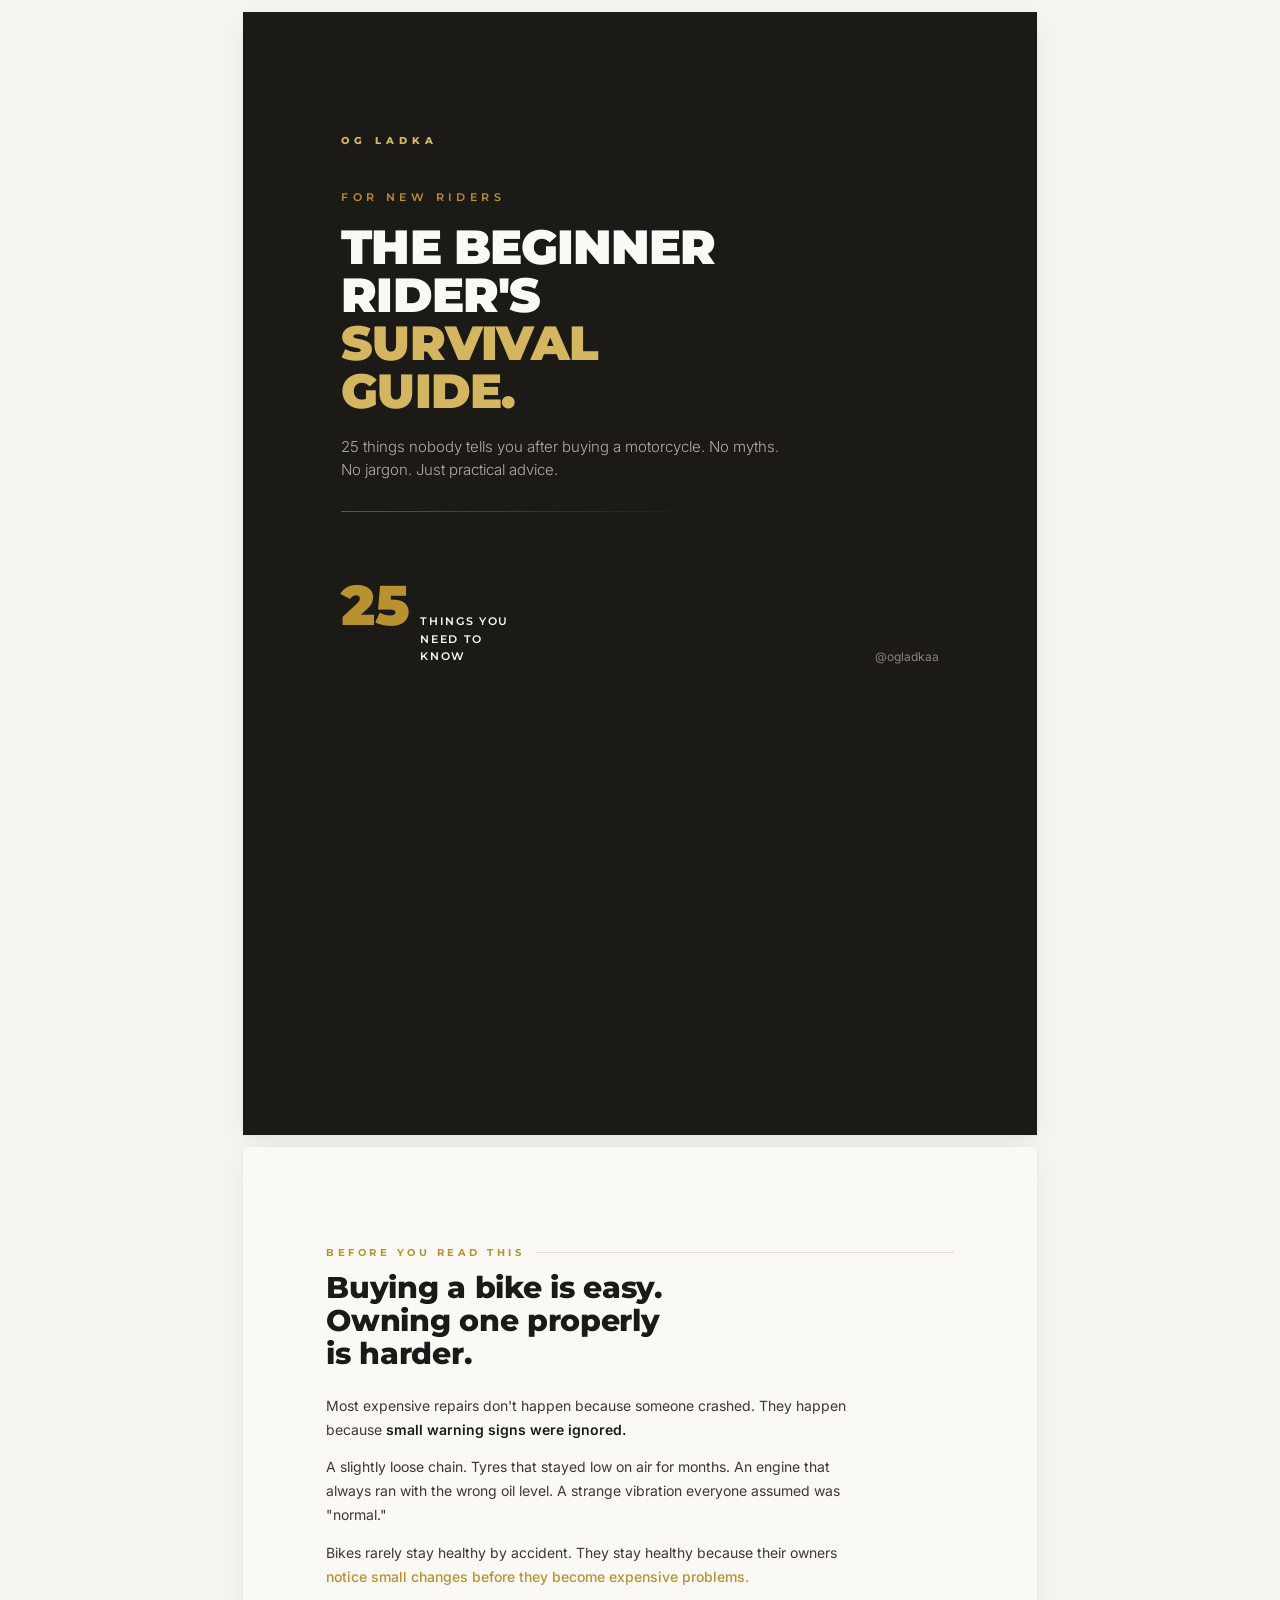
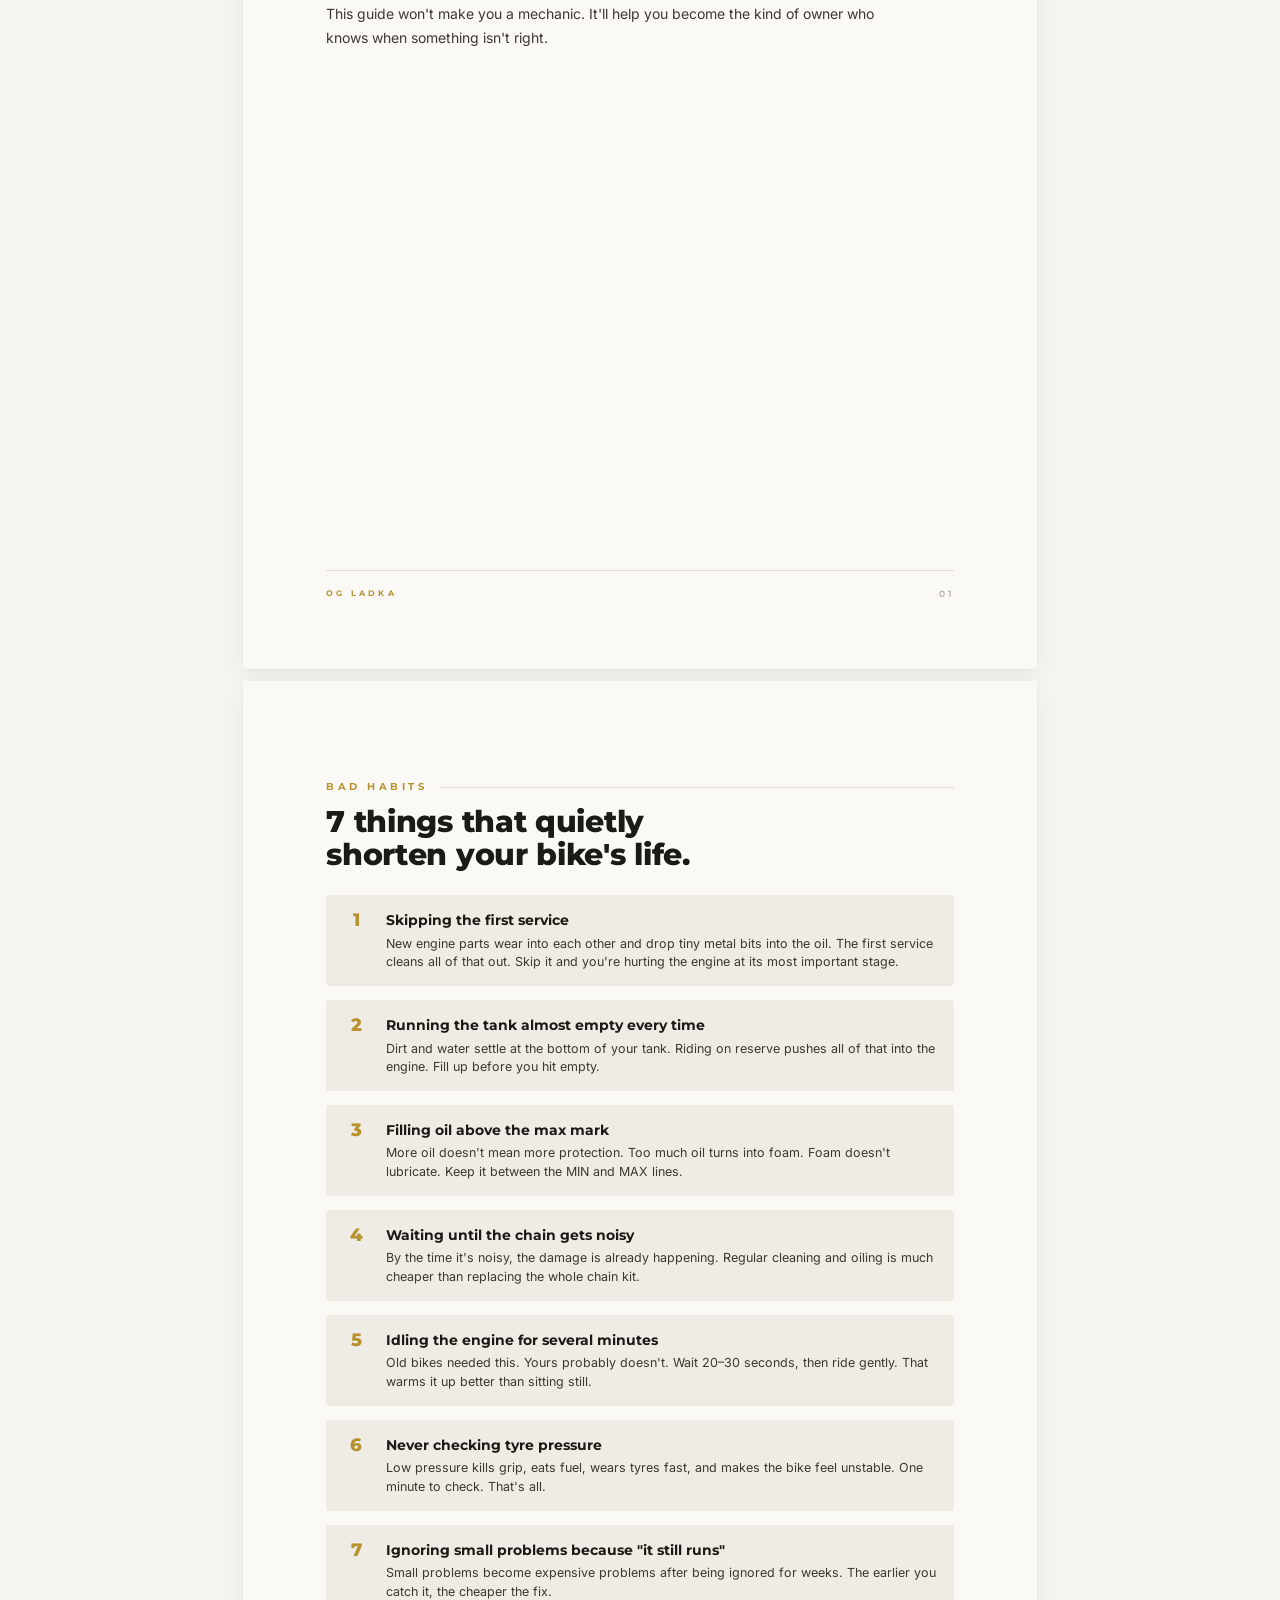
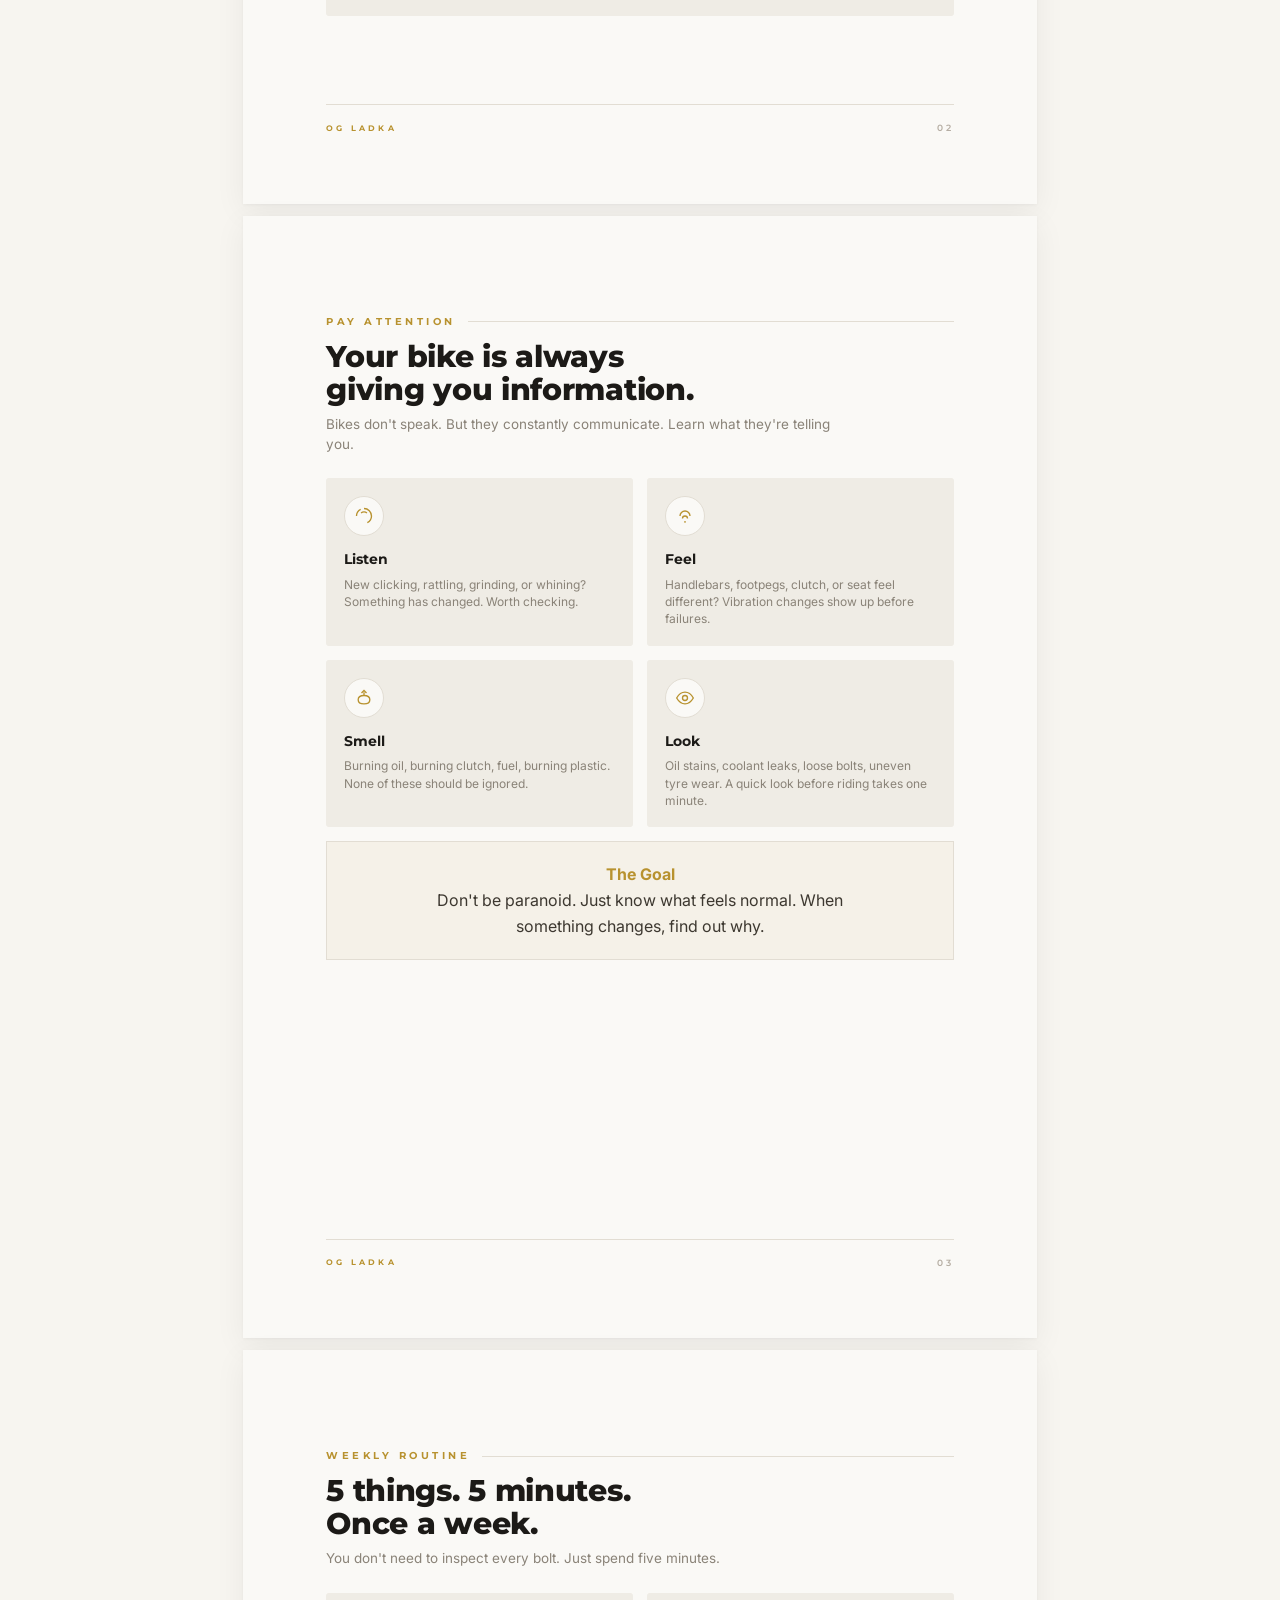
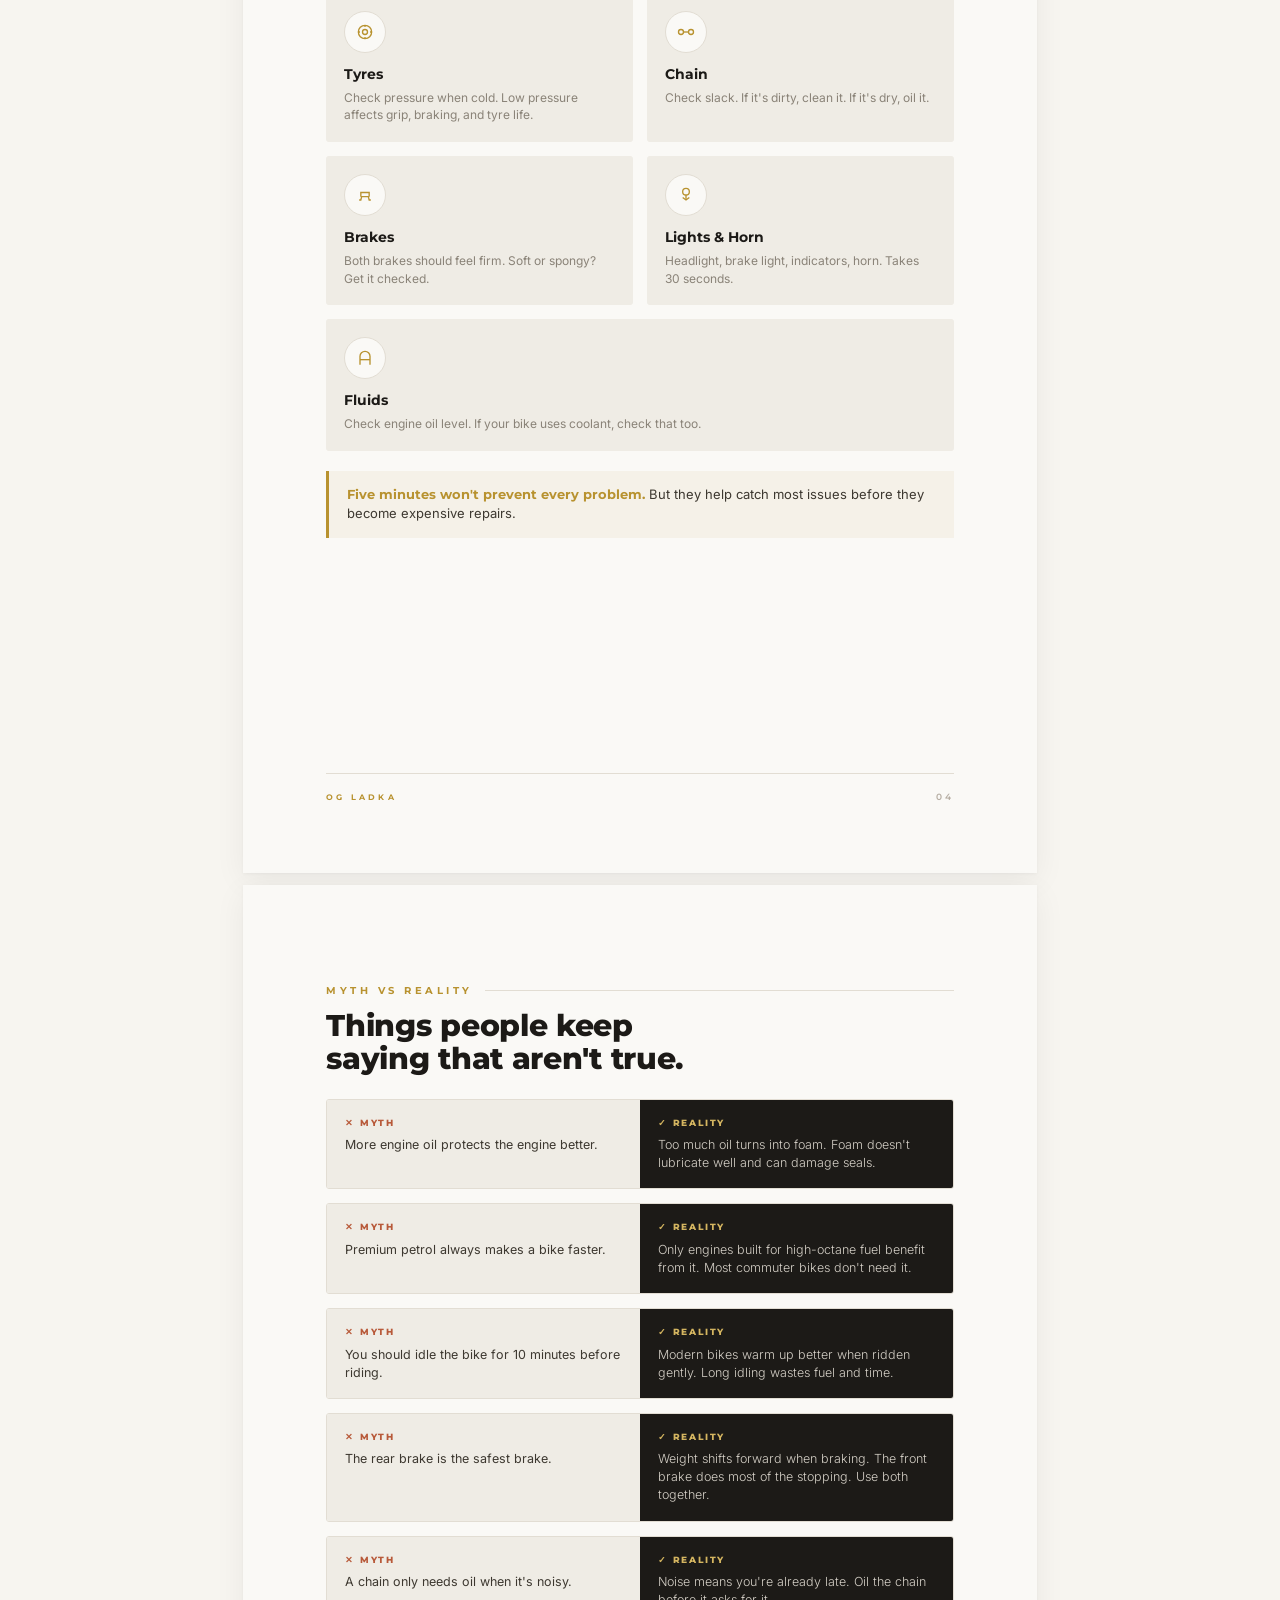
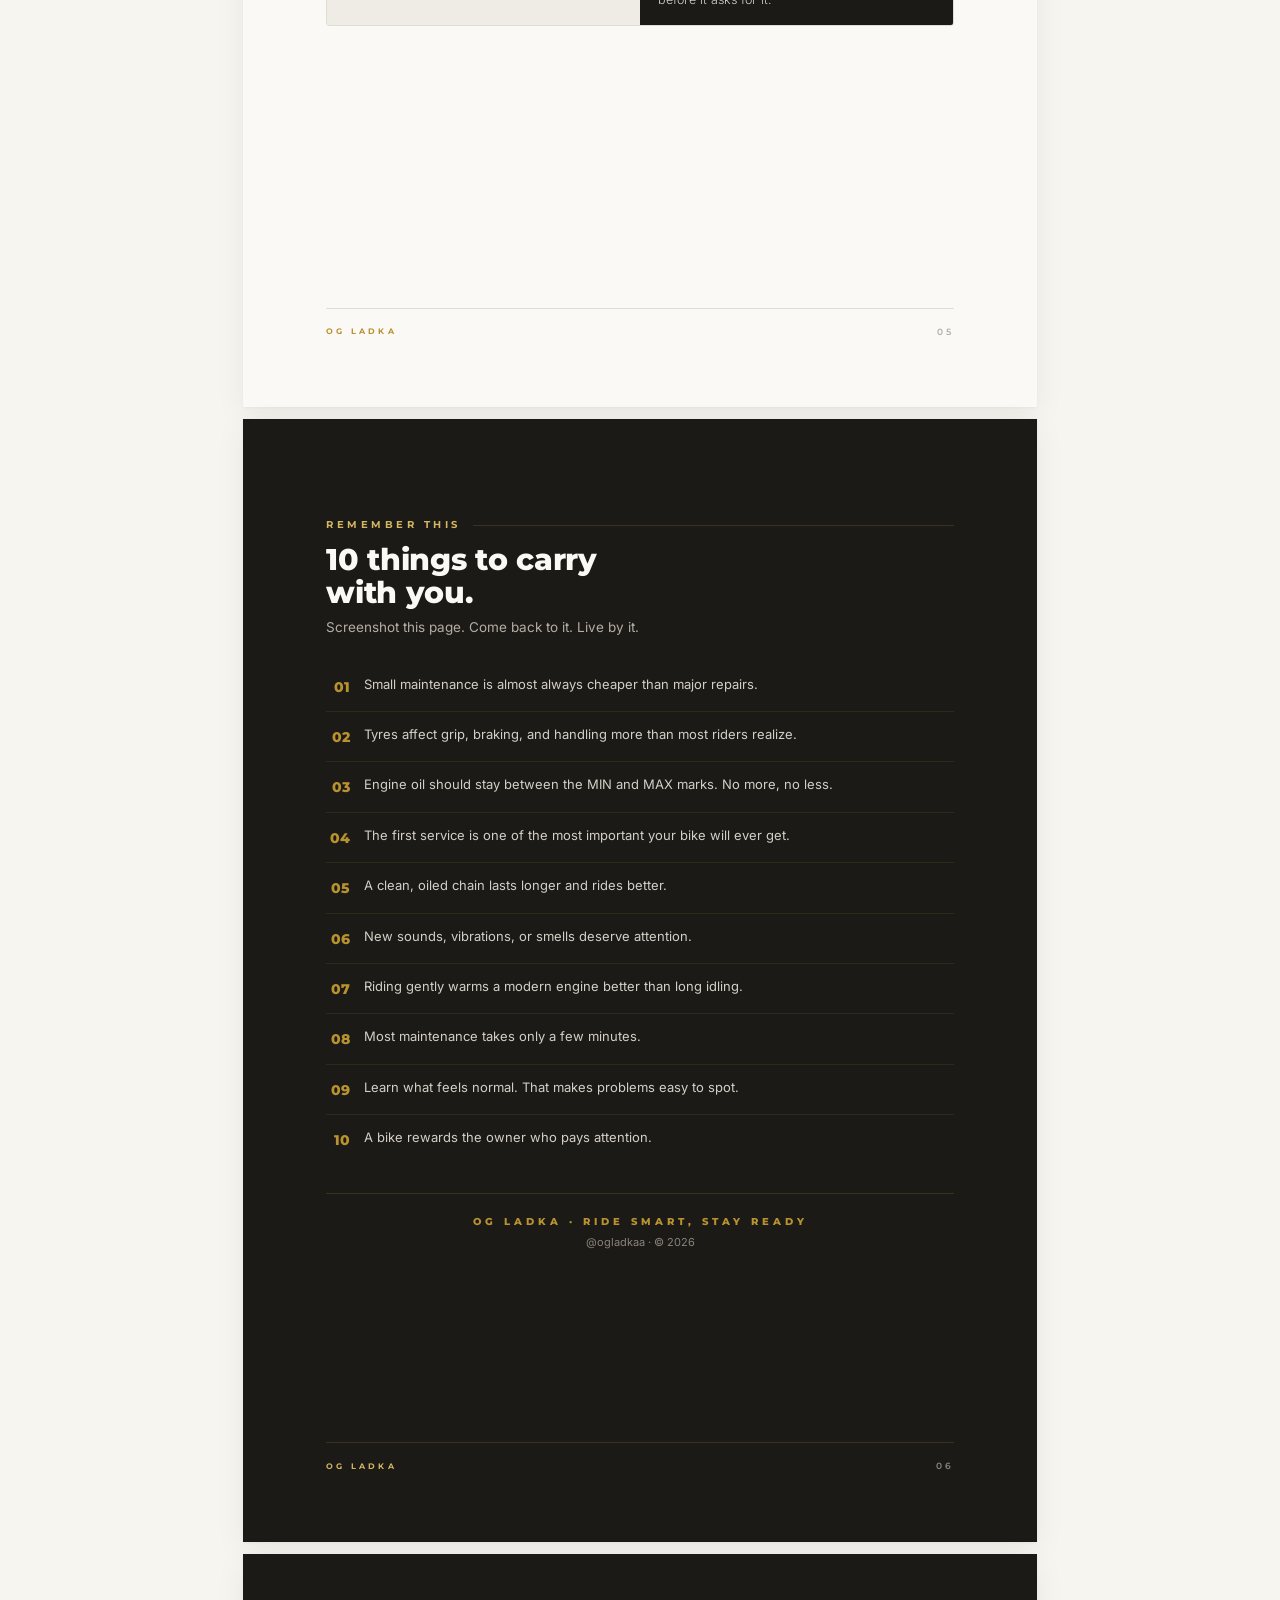
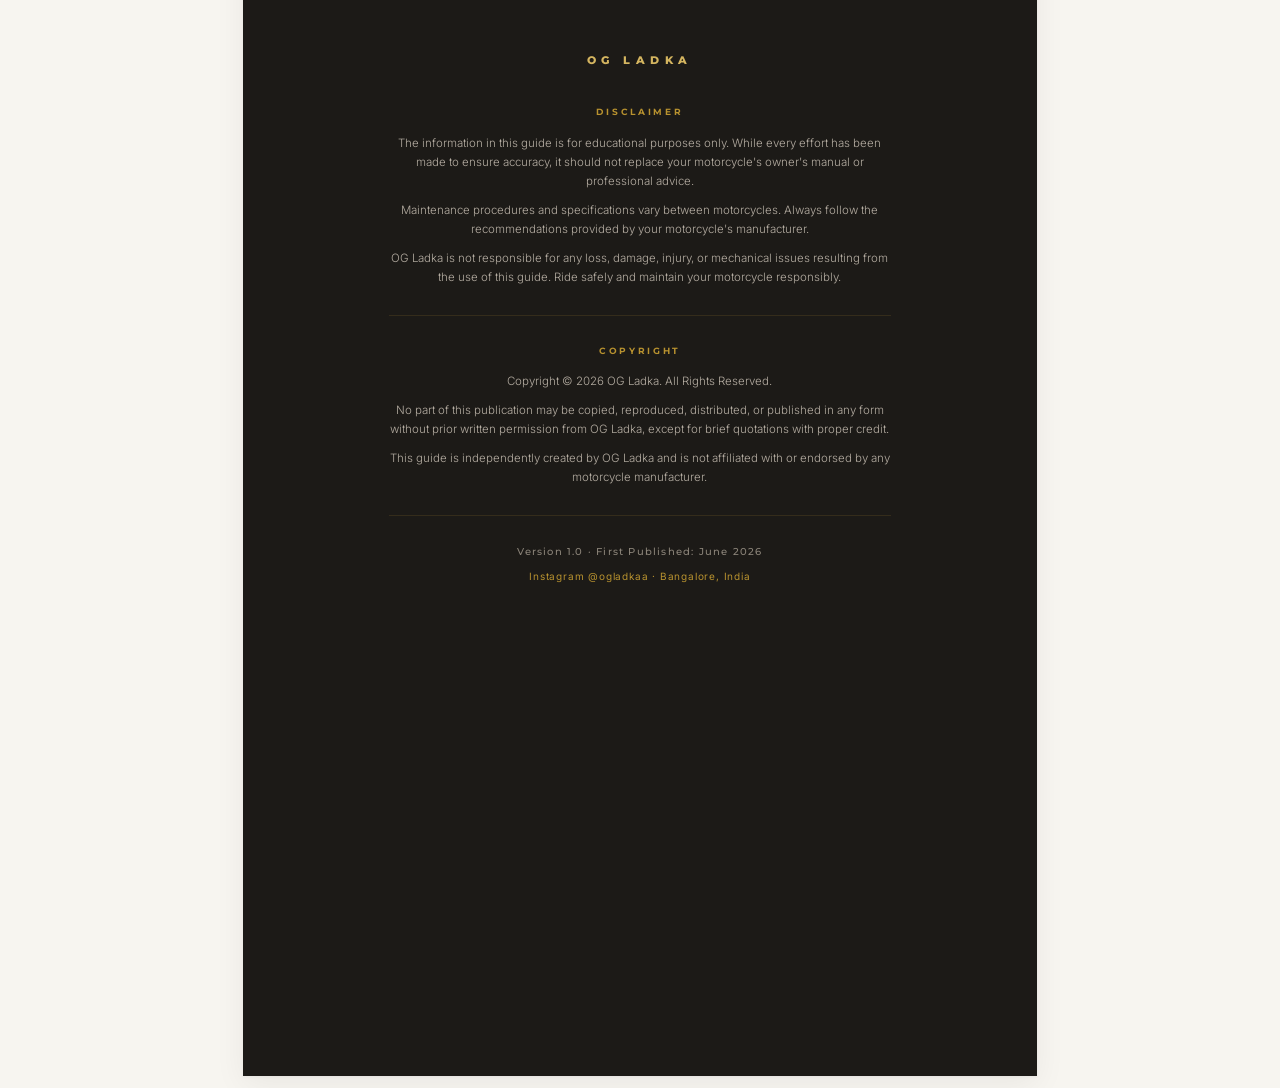
<file: guide.html>
<!DOCTYPE html>
<html lang="en">
<head>
<meta charset="UTF-8">
<meta name="viewport" content="width=device-width, initial-scale=1.0">
<title>OG Ladka — Beginner Rider's Survival Guide</title>
<link rel="preconnect" href="https://fonts.googleapis.com">
<link rel="preconnect" href="https://fonts.gstatic.com" crossorigin>
<link href="https://fonts.googleapis.com/css2?family=Montserrat:wght@400;500;600;700;800;900&family=Inter:wght@300;400;500;600&display=swap" rel="stylesheet">
<style>
  :root {
    --bg: #f7f5f0;
    --paper: #faf9f6;
    --card: #efece5;
    --ink: #1c1a17;
    --ink-soft: #3d3830;
    --muted: #8a8378;
    --muted-light: #b5ada2;
    --accent: #b8922f;
    --accent-light: #d4b560;
    --accent-bg: rgba(184,146,47,0.07);
    --line: #e2ddd3;
    --danger: #b85a3a;
  }

  * { box-sizing: border-box; margin: 0; padding: 0; }
  html { -webkit-text-size-adjust: 100%; }

  body {
    font-family: 'Inter', sans-serif;
    background: var(--bg);
    color: var(--ink);
    line-height: 1.6;
    -webkit-font-smoothing: antialiased;
  }

  /* ── PAGE ── */
  .page {
    width: 210mm;
    min-height: 297mm;
    margin: 12px auto;
    background: var(--paper);
    padding: 26mm 22mm 18mm;
    display: flex;
    flex-direction: column;
    box-shadow: 0 1px 3px rgba(0,0,0,0.04), 0 8px 30px rgba(0,0,0,0.06);
  }

  .page-content { flex: 1; }

  .page-footer {
    display: flex;
    justify-content: space-between;
    align-items: center;
    padding-top: 16px;
    margin-top: 24px;
    border-top: 1px solid var(--line);
  }

  .page-footer .brand {
    font-family: 'Montserrat', sans-serif;
    font-weight: 700;
    font-size: 8px;
    letter-spacing: 0.4em;
    color: var(--accent);
    text-transform: uppercase;
  }

  .page-footer .num {
    font-family: 'Montserrat', sans-serif;
    font-weight: 600;
    font-size: 9px;
    letter-spacing: 0.3em;
    color: var(--muted-light);
  }

  /* ── COVER ── */
  .cover {
    background: var(--ink);
    color: var(--paper);
    justify-content: space-between;
    padding: 32mm 26mm;
  }

  .cover .page-footer { border-top-color: rgba(184,146,47,0.2); }
  .cover .page-footer .brand { color: var(--accent-light); }
  .cover .page-footer .num { color: var(--muted); }

  .cover-brand {
    font-family: 'Montserrat', sans-serif;
    font-weight: 800;
    font-size: 10px;
    letter-spacing: 0.5em;
    text-transform: uppercase;
    color: var(--accent-light);
  }

  .cover-center {
    margin: auto 0;
    padding: 40px 0;
  }

  .cover-kicker {
    font-family: 'Montserrat', sans-serif;
    font-weight: 600;
    font-size: 11px;
    letter-spacing: 0.4em;
    text-transform: uppercase;
    color: var(--accent);
    margin-bottom: 16px;
  }

  .cover h1 {
    font-family: 'Montserrat', sans-serif;
    font-weight: 900;
    font-size: 48px;
    line-height: 1;
    text-transform: uppercase;
    letter-spacing: -0.02em;
    color: var(--paper);
  }

  .cover h1 em {
    font-style: normal;
    color: var(--accent-light);
  }

  .cover-sub {
    font-size: 15px;
    font-weight: 300;
    color: var(--muted-light);
    margin-top: 20px;
    max-width: 75%;
    line-height: 1.55;
  }

  .cover-rule {
    height: 1px;
    background: linear-gradient(90deg, var(--accent), transparent 60%);
    margin: 30px 0;
    opacity: 0.5;
  }

  .cover-bottom {
    display: flex;
    justify-content: space-between;
    align-items: flex-end;
  }

  .cover-stat {
    display: flex;
    align-items: baseline;
    gap: 10px;
  }

  .cover-stat .n {
    font-family: 'Montserrat', sans-serif;
    font-weight: 900;
    font-size: 56px;
    line-height: 0.85;
    color: var(--accent);
  }

  .cover-stat .l {
    font-family: 'Montserrat', sans-serif;
    font-weight: 600;
    font-size: 11px;
    letter-spacing: 0.15em;
    text-transform: uppercase;
    color: var(--paper);
    max-width: 110px;
  }

  .cover-handle {
    font-size: 12px;
    color: var(--muted);
  }

  /* ── SECTION HEADER ── */
  .sec-head { margin-bottom: 24px; }

  .sec-eyebrow {
    font-family: 'Montserrat', sans-serif;
    font-weight: 700;
    font-size: 10px;
    letter-spacing: 0.35em;
    text-transform: uppercase;
    color: var(--accent);
    margin-bottom: 10px;
    display: flex;
    align-items: center;
    gap: 12px;
  }

  .sec-eyebrow::after {
    content: "";
    flex: 1;
    height: 1px;
    background: var(--line);
  }

  .sec-title {
    font-family: 'Montserrat', sans-serif;
    font-weight: 800;
    font-size: 30px;
    line-height: 1.1;
    color: var(--ink);
    letter-spacing: -0.01em;
  }

  .sec-intro {
    font-size: 13.5px;
    color: var(--muted);
    margin-top: 8px;
    max-width: 82%;
    font-weight: 400;
    line-height: 1.5;
  }

  /* ── INTRO PROSE ── */
  .prose {
    font-size: 14px;
    color: var(--ink-soft);
    line-height: 1.7;
    max-width: 88%;
  }

  .prose p { margin-bottom: 14px; }
  .prose p:last-child { margin-bottom: 0; }

  .prose strong {
    color: var(--ink);
    font-weight: 600;
  }

  .prose em {
    font-style: normal;
    color: var(--accent);
    font-weight: 500;
  }

  /* ── HABIT / ITEM ROWS ── */
  .items { display: flex; flex-direction: column; gap: 14px; }

  .item {
    display: flex;
    align-items: flex-start;
    gap: 16px;
    padding: 14px 16px;
    background: var(--card);
    border-radius: 3px;
  }

  .item-num {
    font-family: 'Montserrat', sans-serif;
    font-weight: 800;
    font-size: 18px;
    color: var(--accent);
    width: 28px;
    flex-shrink: 0;
    text-align: center;
    line-height: 1.3;
  }

  .item-text h4 {
    font-family: 'Montserrat', sans-serif;
    font-weight: 700;
    font-size: 14px;
    color: var(--ink);
    margin-bottom: 3px;
  }

  .item-text p {
    font-size: 12.5px;
    color: var(--ink-soft);
    font-weight: 400;
    line-height: 1.5;
  }

  /* ── SENSE GRID ── */
  .sense-grid {
    display: grid;
    grid-template-columns: 1fr 1fr;
    gap: 14px;
  }

  .sense-card {
    padding: 18px;
    background: var(--card);
    border-radius: 3px;
  }

  .sense-card .icon {
    width: 40px;
    height: 40px;
    margin-bottom: 12px;
    border-radius: 50%;
    background: var(--paper);
    border: 1.5px solid var(--line);
    display: flex;
    align-items: center;
    justify-content: center;
    color: var(--accent);
  }

  .sense-card .icon svg { width: 20px; height: 20px; }

  .sense-card h4 {
    font-family: 'Montserrat', sans-serif;
    font-weight: 700;
    font-size: 14px;
    color: var(--ink);
    margin-bottom: 5px;
  }

  .sense-card p {
    font-size: 12px;
    color: var(--muted);
    line-height: 1.45;
  }

  .sense-full {
    grid-column: 1 / -1;
    text-align: center;
    padding: 20px;
    background: var(--accent-bg);
    border: 1px solid var(--line);
  }

  .sense-full h4 { color: var(--accent); }
  .sense-full p { color: var(--ink-soft); max-width: 70%; margin: 0 auto; }

  /* ── CHECK GRID ── */
  .check-grid {
    display: grid;
    grid-template-columns: 1fr 1fr;
    gap: 14px;
  }

  .check-card {
    padding: 18px;
    background: var(--card);
    border-radius: 3px;
  }

  .check-card .icon {
    width: 42px;
    height: 42px;
    margin-bottom: 10px;
    border-radius: 50%;
    background: var(--paper);
    border: 1.5px solid var(--line);
    display: flex;
    align-items: center;
    justify-content: center;
    color: var(--accent);
  }

  .check-card .icon svg { width: 20px; height: 20px; }

  .check-card h4 {
    font-family: 'Montserrat', sans-serif;
    font-weight: 700;
    font-size: 14px;
    color: var(--ink);
    margin-bottom: 4px;
  }

  .check-card p {
    font-size: 12px;
    color: var(--muted);
    line-height: 1.45;
  }

  /* ── MYTH / FACT ── */
  .myths { display: flex; flex-direction: column; gap: 14px; }

  .myth-card {
    display: grid;
    grid-template-columns: 1fr 1fr;
    border: 1px solid var(--line);
    border-radius: 3px;
    overflow: hidden;
  }

  .myth-side, .fact-side { padding: 16px 18px; }

  .myth-side { background: var(--card); }

  .fact-side { background: var(--ink); }

  .myth-label, .fact-label {
    font-family: 'Montserrat', sans-serif;
    font-weight: 800;
    font-size: 9px;
    letter-spacing: 0.2em;
    text-transform: uppercase;
    margin-bottom: 6px;
  }

  .myth-label { color: var(--danger); }
  .fact-label { color: var(--accent-light); }

  .myth-side p { font-size: 12.5px; color: var(--ink-soft); line-height: 1.45; }
  .fact-side p { font-size: 12.5px; color: #d4cfc6; font-weight: 300; line-height: 1.45; }

  /* ── FINAL LIST ── */
  .final-list { display: flex; flex-direction: column; gap: 0; }

  .final-item {
    display: flex;
    align-items: flex-start;
    gap: 14px;
    padding: 13px 0;
    border-bottom: 1px solid var(--line);
  }

  .final-item:last-child { border-bottom: none; }

  .final-item .n {
    font-family: 'Montserrat', sans-serif;
    font-weight: 800;
    font-size: 14px;
    color: var(--accent);
    width: 24px;
    flex-shrink: 0;
    text-align: right;
    padding-top: 1px;
  }

  .final-item p {
    font-size: 13px;
    color: var(--ink-soft);
    line-height: 1.5;
  }

  /* ── TIP BOX ── */
  .tip {
    margin-top: 20px;
    padding: 14px 18px;
    background: var(--accent-bg);
    border-left: 3px solid var(--accent);
    font-size: 13px;
    color: var(--ink-soft);
    line-height: 1.5;
  }

  .tip strong {
    color: var(--accent);
    font-family: 'Montserrat', sans-serif;
    font-weight: 700;
  }

  /* ── CLOSING ── */
  .closing {
    background: var(--ink);
    color: var(--paper);
  }

  .closing .page-footer { border-top-color: rgba(184,146,47,0.2); }
  .closing .page-footer .brand { color: var(--accent-light); }
  .closing .page-footer .num { color: var(--muted); }

  .closing .sec-title { color: var(--paper); }
  .closing .sec-intro { color: var(--muted-light); }
  .closing .sec-eyebrow { color: var(--accent-light); }
  .closing .sec-eyebrow::after { background: rgba(184,146,47,0.2); }

  .closing .final-item { border-bottom-color: rgba(184,146,47,0.12); }
  .closing .final-item p { color: #d4cfc6; }

  .closing-seal {
    margin-top: 28px;
    text-align: center;
    padding-top: 20px;
    border-top: 1px solid rgba(184,146,47,0.2);
  }

  .closing-seal .s1 {
    font-family: 'Montserrat', sans-serif;
    font-weight: 800;
    font-size: 10px;
    letter-spacing: 0.4em;
    text-transform: uppercase;
    color: var(--accent);
  }

  .closing-seal .s2 {
    font-size: 11px;
    color: var(--muted);
    margin-top: 4px;
  }

  /* ── LEGAL PAGE ── */
  .legal-page {
    background: var(--ink);
    justify-content: center;
  }

  .legal {
    text-align: center;
    max-width: 80%;
    margin: 0 auto;
  }

  .legal-brand {
    font-family: 'Montserrat', sans-serif;
    font-weight: 800;
    font-size: 11px;
    letter-spacing: 0.5em;
    text-transform: uppercase;
    color: var(--accent-light);
    margin-bottom: 36px;
  }

  .legal-section {
    margin-bottom: 28px;
    padding-bottom: 28px;
    border-bottom: 1px solid rgba(184,146,47,0.15);
  }

  .legal-label {
    font-family: 'Montserrat', sans-serif;
    font-weight: 700;
    font-size: 9px;
    letter-spacing: 0.3em;
    text-transform: uppercase;
    color: var(--accent);
    margin-bottom: 14px;
  }

  .legal-section p {
    font-size: 11.5px;
    color: var(--muted-light);
    font-weight: 300;
    line-height: 1.65;
    margin-bottom: 10px;
  }

  .legal-section p:last-child { margin-bottom: 0; }

  .legal-version {
    font-family: 'Montserrat', sans-serif;
    font-weight: 500;
    font-size: 10px;
    letter-spacing: 0.12em;
    color: var(--muted);
    margin-bottom: 8px;
  }

  .legal-handle {
    font-size: 10px;
    letter-spacing: 0.08em;
    color: var(--accent);
  }

  /* ── RESPONSIVE ── */
  @media screen and (max-width: 880px) {
    .page {
      width: 100%;
      max-width: 760px;
      min-height: 0;
      margin: 8px auto;
      padding: 32px 28px 28px;
    }
    .cover { padding: 38px 30px; min-height: 85vh; }
    .cover h1 { font-size: 42px; }
    .sec-title { font-size: 26px; }
    .sec-intro { max-width: 100%; }
  }

  @media screen and (max-width: 600px) {
    body { background: #edeae3; }
    .page {
      margin: 0 0 6px;
      padding: 24px 18px 24px;
      box-shadow: none;
    }
    .cover { padding: 28px 20px; }
    .cover h1 { font-size: 34px; }
    .cover-sub { max-width: 100%; font-size: 14px; }
    .cover-stat .n { font-size: 44px; }
    .sec-title { font-size: 23px; }
    .sense-grid,
    .check-grid,
    .myth-card { grid-template-columns: 1fr; }
    .prose { max-width: 100%; }
    .legal { max-width: 100%; }
  }

  @media screen and (max-width: 380px) {
    .cover h1 { font-size: 28px; }
    .sec-title { font-size: 20px; }
  }

  @media print {
    body { background: #fff; }
    .page {
      margin: 0; box-shadow: none;
      page-break-after: always;
      width: 210mm; height: 297mm; min-height: 297mm;
      padding: 26mm 22mm 18mm;
    }
  }
</style>
</head>
<body>

<!-- ═══════ COVER ═══════ -->
<section class="page cover">
  <div class="page-content">
    <div class="cover-brand">OG Ladka</div>

    <div class="cover-center">
      <div class="cover-kicker">For New Riders</div>
      <h1>The Beginner<br>Rider's<br><em>Survival<br>Guide.</em></h1>
      <p class="cover-sub">25 things nobody tells you after buying a motorcycle. No myths. No jargon. Just practical advice.</p>
      <div class="cover-rule"></div>
    </div>

    <div class="cover-bottom">
      <div class="cover-stat">
        <span class="n">25</span>
        <span class="l">Things you need to know</span>
      </div>
      <div class="cover-handle">@ogladkaa</div>
    </div>
  </div>
</section>

<!-- ═══════ PAGE 1 — BEFORE YOU READ ═══════ -->
<section class="page">
  <div class="page-content">
    <div class="sec-head">
      <div class="sec-eyebrow">Before You Read This</div>
      <h2 class="sec-title">Buying a bike is easy.<br>Owning one properly<br>is harder.</h2>
    </div>

    <div class="prose">
      <p>Most expensive repairs don't happen because someone crashed. They happen because <strong>small warning signs were ignored.</strong></p>
      <p>A slightly loose chain. Tyres that stayed low on air for months. An engine that always ran with the wrong oil level. A strange vibration everyone assumed was "normal."</p>
      <p>Bikes rarely stay healthy by accident. They stay healthy because their owners <em>notice small changes before they become expensive problems.</em></p>
      <p>This guide won't make you a mechanic. It'll help you become the kind of owner who knows when something isn't right.</p>
    </div>
  </div>

  <div class="page-footer">
    <span class="brand">OG Ladka</span>
    <span class="num">01</span>
  </div>
</section>

<!-- ═══════ PAGE 2 — 7 HABITS ═══════ -->
<section class="page">
  <div class="page-content">
    <div class="sec-head">
      <div class="sec-eyebrow">Bad Habits</div>
      <h2 class="sec-title">7 things that quietly<br>shorten your bike's life.</h2>
    </div>

    <div class="items">
      <div class="item">
        <div class="item-num">1</div>
        <div class="item-text">
          <h4>Skipping the first service</h4>
          <p>New engine parts wear into each other and drop tiny metal bits into the oil. The first service cleans all of that out. Skip it and you're hurting the engine at its most important stage.</p>
        </div>
      </div>

      <div class="item">
        <div class="item-num">2</div>
        <div class="item-text">
          <h4>Running the tank almost empty every time</h4>
          <p>Dirt and water settle at the bottom of your tank. Riding on reserve pushes all of that into the engine. Fill up before you hit empty.</p>
        </div>
      </div>

      <div class="item">
        <div class="item-num">3</div>
        <div class="item-text">
          <h4>Filling oil above the max mark</h4>
          <p>More oil doesn't mean more protection. Too much oil turns into foam. Foam doesn't lubricate. Keep it between the MIN and MAX lines.</p>
        </div>
      </div>

      <div class="item">
        <div class="item-num">4</div>
        <div class="item-text">
          <h4>Waiting until the chain gets noisy</h4>
          <p>By the time it's noisy, the damage is already happening. Regular cleaning and oiling is much cheaper than replacing the whole chain kit.</p>
        </div>
      </div>

      <div class="item">
        <div class="item-num">5</div>
        <div class="item-text">
          <h4>Idling the engine for several minutes</h4>
          <p>Old bikes needed this. Yours probably doesn't. Wait 20–30 seconds, then ride gently. That warms it up better than sitting still.</p>
        </div>
      </div>

      <div class="item">
        <div class="item-num">6</div>
        <div class="item-text">
          <h4>Never checking tyre pressure</h4>
          <p>Low pressure kills grip, eats fuel, wears tyres fast, and makes the bike feel unstable. One minute to check. That's all.</p>
        </div>
      </div>

      <div class="item">
        <div class="item-num">7</div>
        <div class="item-text">
          <h4>Ignoring small problems because "it still runs"</h4>
          <p>Small problems become expensive problems after being ignored for weeks. The earlier you catch it, the cheaper the fix.</p>
        </div>
      </div>
    </div>
  </div>

  <div class="page-footer">
    <span class="brand">OG Ladka</span>
    <span class="num">02</span>
  </div>
</section>

<!-- ═══════ PAGE 3 — YOUR BIKE TALKS ═══════ -->
<section class="page">
  <div class="page-content">
    <div class="sec-head">
      <div class="sec-eyebrow">Pay Attention</div>
      <h2 class="sec-title">Your bike is always<br>giving you information.</h2>
      <p class="sec-intro">Bikes don't speak. But they constantly communicate. Learn what they're telling you.</p>
    </div>

    <div class="sense-grid">
      <div class="sense-card">
        <div class="icon">
          <svg viewBox="0 0 24 24" fill="none" stroke="currentColor" stroke-width="1.6"><path d="M12 3a9 9 0 0 1 9 9c0 3.5-2 6.5-5 8"/><path d="M3 12a9 9 0 0 1 5-8"/><path d="M8.5 8.5c1-1 2.2-1.5 3.5-1.5s2.5.5 3.5 1.5"/></svg>
        </div>
        <h4>Listen</h4>
        <p>New clicking, rattling, grinding, or whining? Something has changed. Worth checking.</p>
      </div>

      <div class="sense-card">
        <div class="icon">
          <svg viewBox="0 0 24 24" fill="none" stroke="currentColor" stroke-width="1.6"><path d="M6 12a6 6 0 0 1 12 0"/><path d="M9 15a3 3 0 0 1 6 0"/><path d="M12 18v2"/></svg>
        </div>
        <h4>Feel</h4>
        <p>Handlebars, footpegs, clutch, or seat feel different? Vibration changes show up before failures.</p>
      </div>

      <div class="sense-card">
        <div class="icon">
          <svg viewBox="0 0 24 24" fill="none" stroke="currentColor" stroke-width="1.6"><path d="M12 19c-4 0-7-2-7-5s3-5 7-5 7 2 7 5-3 5-7 5z"/><path d="M12 9V5"/><path d="M9 6l3-3 3 3"/></svg>
        </div>
        <h4>Smell</h4>
        <p>Burning oil, burning clutch, fuel, burning plastic. None of these should be ignored.</p>
      </div>

      <div class="sense-card">
        <div class="icon">
          <svg viewBox="0 0 24 24" fill="none" stroke="currentColor" stroke-width="1.6"><circle cx="12" cy="12" r="3"/><path d="M2 12s4-7 10-7 10 7 10 7-4 7-10 7-10-7-10-7z"/></svg>
        </div>
        <h4>Look</h4>
        <p>Oil stains, coolant leaks, loose bolts, uneven tyre wear. A quick look before riding takes one minute.</p>
      </div>

      <div class="sense-full">
        <h4>The Goal</h4>
        <p>Don't be paranoid. Just know what feels normal. When something changes, find out why.</p>
      </div>
    </div>
  </div>

  <div class="page-footer">
    <span class="brand">OG Ladka</span>
    <span class="num">03</span>
  </div>
</section>

<!-- ═══════ PAGE 4 — WEEKLY ROUTINE ═══════ -->
<section class="page">
  <div class="page-content">
    <div class="sec-head">
      <div class="sec-eyebrow">Weekly Routine</div>
      <h2 class="sec-title">5 things. 5 minutes.<br>Once a week.</h2>
      <p class="sec-intro">You don't need to inspect every bolt. Just spend five minutes.</p>
    </div>

    <div class="check-grid">
      <div class="check-card">
        <div class="icon">
          <svg viewBox="0 0 24 24" fill="none" stroke="currentColor" stroke-width="1.6"><circle cx="12" cy="12" r="8"/><circle cx="12" cy="12" r="3"/><path d="M12 4v2M12 18v2M4 12h2M18 12h2"/></svg>
        </div>
        <h4>Tyres</h4>
        <p>Check pressure when cold. Low pressure affects grip, braking, and tyre life.</p>
      </div>

      <div class="check-card">
        <div class="icon">
          <svg viewBox="0 0 24 24" fill="none" stroke="currentColor" stroke-width="1.6"><circle cx="6" cy="12" r="3"/><circle cx="18" cy="12" r="3"/><path d="M9 12h6"/></svg>
        </div>
        <h4>Chain</h4>
        <p>Check slack. If it's dirty, clean it. If it's dry, oil it.</p>
      </div>

      <div class="check-card">
        <div class="icon">
          <svg viewBox="0 0 24 24" fill="none" stroke="currentColor" stroke-width="1.6"><path d="M5 18h2l1-4h8l1 4h2"/><path d="M7 14V9h10v5"/></svg>
        </div>
        <h4>Brakes</h4>
        <p>Both brakes should feel firm. Soft or spongy? Get it checked.</p>
      </div>

      <div class="check-card">
        <div class="icon">
          <svg viewBox="0 0 24 24" fill="none" stroke="currentColor" stroke-width="1.6"><circle cx="12" cy="8" r="4"/><path d="M12 12v6"/><path d="M8 15l4 3 4-3"/></svg>
        </div>
        <h4>Lights &amp; Horn</h4>
        <p>Headlight, brake light, indicators, horn. Takes 30 seconds.</p>
      </div>

      <div class="check-card" style="grid-column: 1 / -1;">
        <div class="icon">
          <svg viewBox="0 0 24 24" fill="none" stroke="currentColor" stroke-width="1.6"><path d="M6 20V10a6 6 0 1 1 12 0v10"/><path d="M6 14h12"/></svg>
        </div>
        <h4>Fluids</h4>
        <p>Check engine oil level. If your bike uses coolant, check that too.</p>
      </div>
    </div>

    <div class="tip">
      <strong>Five minutes won't prevent every problem.</strong> But they help catch most issues before they become expensive repairs.
    </div>
  </div>

  <div class="page-footer">
    <span class="brand">OG Ladka</span>
    <span class="num">04</span>
  </div>
</section>

<!-- ═══════ PAGE 5 — MYTHS ═══════ -->
<section class="page">
  <div class="page-content">
    <div class="sec-head">
      <div class="sec-eyebrow">Myth vs Reality</div>
      <h2 class="sec-title">Things people keep<br>saying that aren't true.</h2>
    </div>

    <div class="myths">
      <div class="myth-card">
        <div class="myth-side">
          <div class="myth-label">✕ Myth</div>
          <p>More engine oil protects the engine better.</p>
        </div>
        <div class="fact-side">
          <div class="fact-label">✓ Reality</div>
          <p>Too much oil turns into foam. Foam doesn't lubricate well and can damage seals.</p>
        </div>
      </div>

      <div class="myth-card">
        <div class="myth-side">
          <div class="myth-label">✕ Myth</div>
          <p>Premium petrol always makes a bike faster.</p>
        </div>
        <div class="fact-side">
          <div class="fact-label">✓ Reality</div>
          <p>Only engines built for high-octane fuel benefit from it. Most commuter bikes don't need it.</p>
        </div>
      </div>

      <div class="myth-card">
        <div class="myth-side">
          <div class="myth-label">✕ Myth</div>
          <p>You should idle the bike for 10 minutes before riding.</p>
        </div>
        <div class="fact-side">
          <div class="fact-label">✓ Reality</div>
          <p>Modern bikes warm up better when ridden gently. Long idling wastes fuel and time.</p>
        </div>
      </div>

      <div class="myth-card">
        <div class="myth-side">
          <div class="myth-label">✕ Myth</div>
          <p>The rear brake is the safest brake.</p>
        </div>
        <div class="fact-side">
          <div class="fact-label">✓ Reality</div>
          <p>Weight shifts forward when braking. The front brake does most of the stopping. Use both together.</p>
        </div>
      </div>

      <div class="myth-card">
        <div class="myth-side">
          <div class="myth-label">✕ Myth</div>
          <p>A chain only needs oil when it's noisy.</p>
        </div>
        <div class="fact-side">
          <div class="fact-label">✓ Reality</div>
          <p>Noise means you're already late. Oil the chain before it asks for it.</p>
        </div>
      </div>
    </div>
  </div>

  <div class="page-footer">
    <span class="brand">OG Ladka</span>
    <span class="num">05</span>
  </div>
</section>

<!-- ═══════ FINAL PAGE — 10 THINGS ═══════ -->
<section class="page closing">
  <div class="page-content">
    <div class="sec-head">
      <div class="sec-eyebrow">Remember This</div>
      <h2 class="sec-title">10 things to carry<br>with you.</h2>
      <p class="sec-intro">Screenshot this page. Come back to it. Live by it.</p>
    </div>

    <div class="final-list">
      <div class="final-item">
        <span class="n">01</span>
        <p>Small maintenance is almost always cheaper than major repairs.</p>
      </div>
      <div class="final-item">
        <span class="n">02</span>
        <p>Tyres affect grip, braking, and handling more than most riders realize.</p>
      </div>
      <div class="final-item">
        <span class="n">03</span>
        <p>Engine oil should stay between the MIN and MAX marks. No more, no less.</p>
      </div>
      <div class="final-item">
        <span class="n">04</span>
        <p>The first service is one of the most important your bike will ever get.</p>
      </div>
      <div class="final-item">
        <span class="n">05</span>
        <p>A clean, oiled chain lasts longer and rides better.</p>
      </div>
      <div class="final-item">
        <span class="n">06</span>
        <p>New sounds, vibrations, or smells deserve attention.</p>
      </div>
      <div class="final-item">
        <span class="n">07</span>
        <p>Riding gently warms a modern engine better than long idling.</p>
      </div>
      <div class="final-item">
        <span class="n">08</span>
        <p>Most maintenance takes only a few minutes.</p>
      </div>
      <div class="final-item">
        <span class="n">09</span>
        <p>Learn what feels normal. That makes problems easy to spot.</p>
      </div>
      <div class="final-item">
        <span class="n">10</span>
        <p>A bike rewards the owner who pays attention.</p>
      </div>
    </div>

    <div class="closing-seal">
      <div class="s1">OG Ladka · Ride Smart, Stay Ready</div>
      <div class="s2">@ogladkaa · © 2026</div>
    </div>
  </div>

  <div class="page-footer">
    <span class="brand">OG Ladka</span>
    <span class="num">06</span>
  </div>
</section>

<!-- ═══════ DISCLAIMER & COPYRIGHT ═══════ -->
<section class="page legal-page">
  <div class="page-content">
    <div class="legal">
      <div class="legal-brand">OG Ladka</div>

      <div class="legal-section">
        <div class="legal-label">Disclaimer</div>
        <p>The information in this guide is for educational purposes only. While every effort has been made to ensure accuracy, it should not replace your motorcycle's owner's manual or professional advice.</p>
        <p>Maintenance procedures and specifications vary between motorcycles. Always follow the recommendations provided by your motorcycle's manufacturer.</p>
        <p>OG Ladka is not responsible for any loss, damage, injury, or mechanical issues resulting from the use of this guide. Ride safely and maintain your motorcycle responsibly.</p>
      </div>

      <div class="legal-section">
        <div class="legal-label">Copyright</div>
        <p>Copyright © 2026 OG Ladka. All Rights Reserved.</p>
        <p>No part of this publication may be copied, reproduced, distributed, or published in any form without prior written permission from OG Ladka, except for brief quotations with proper credit.</p>
        <p>This guide is independently created by OG Ladka and is not affiliated with or endorsed by any motorcycle manufacturer.</p>
      </div>

      <div class="legal-version">Version 1.0 · First Published: June 2026</div>

      <div class="legal-handle">Instagram @ogladkaa · Bangalore, India</div>
    </div>
  </div>
</section>

</body>
</html>
</file>
